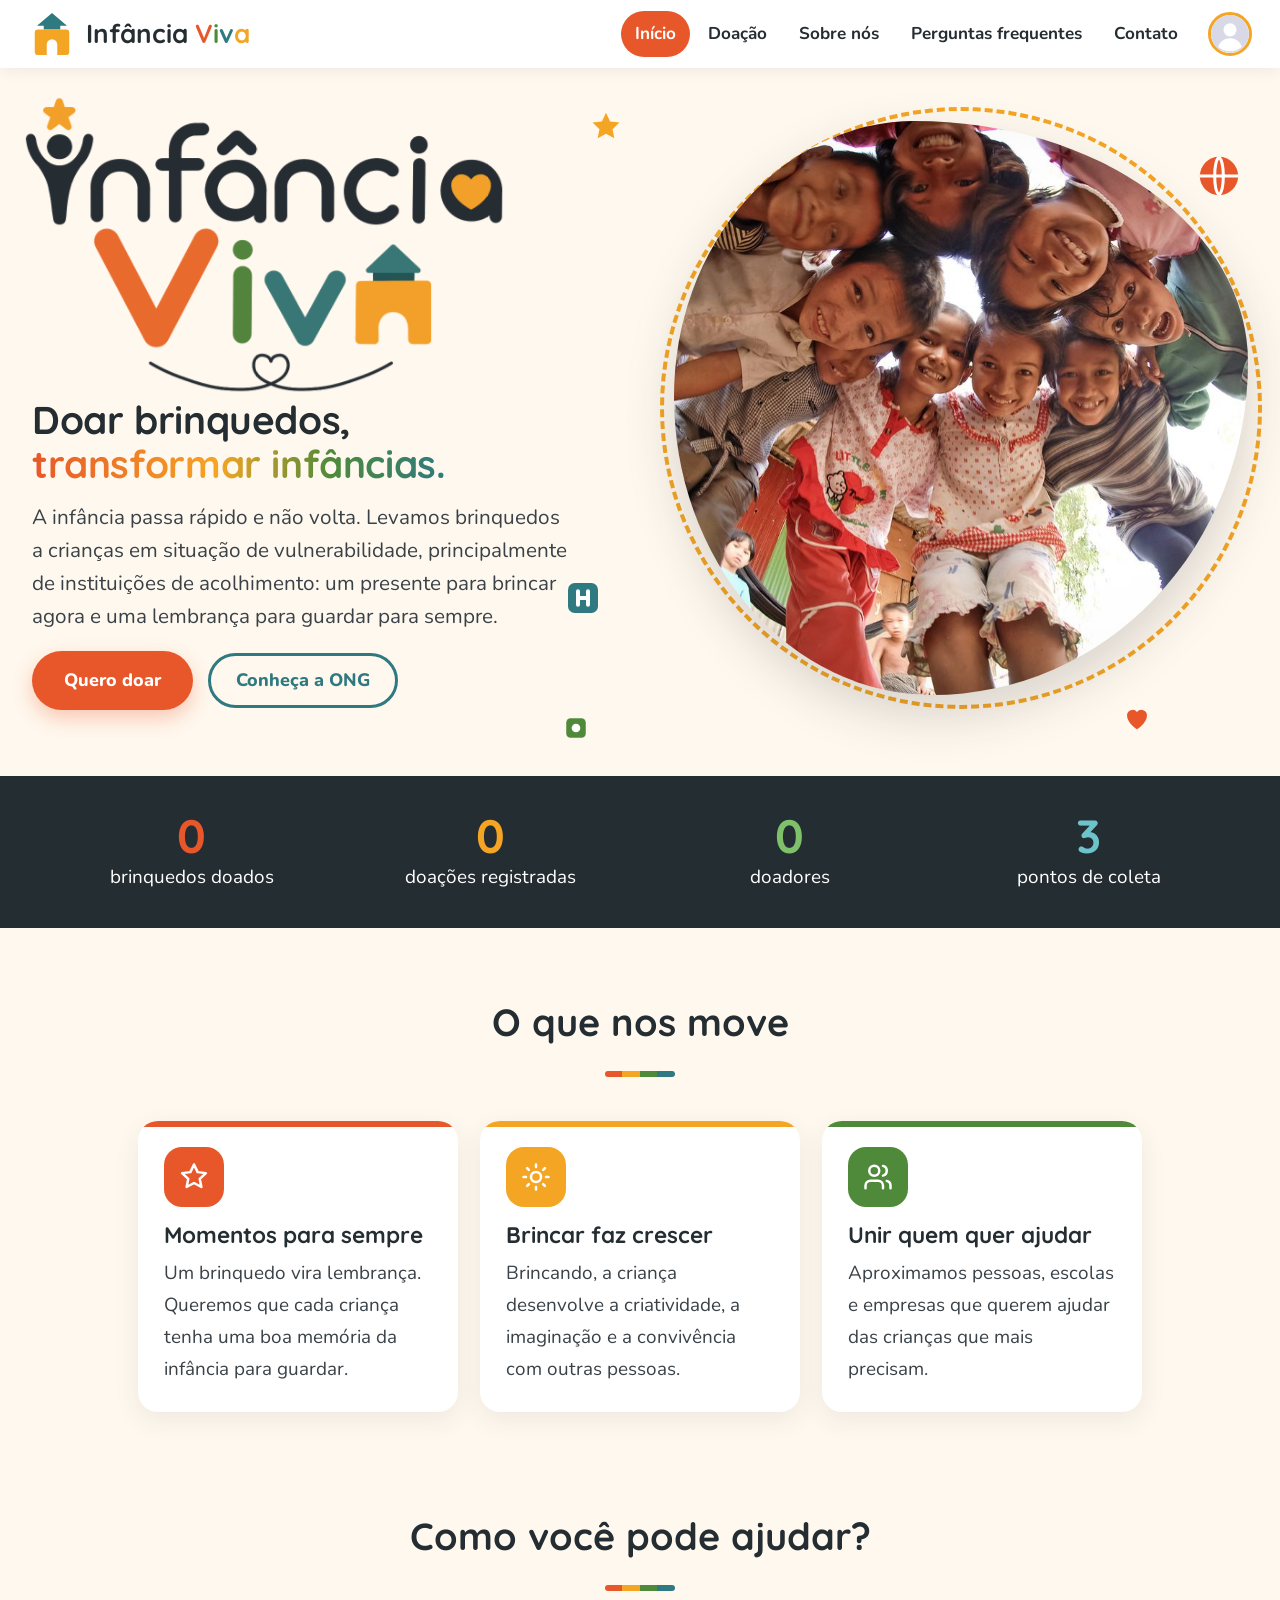
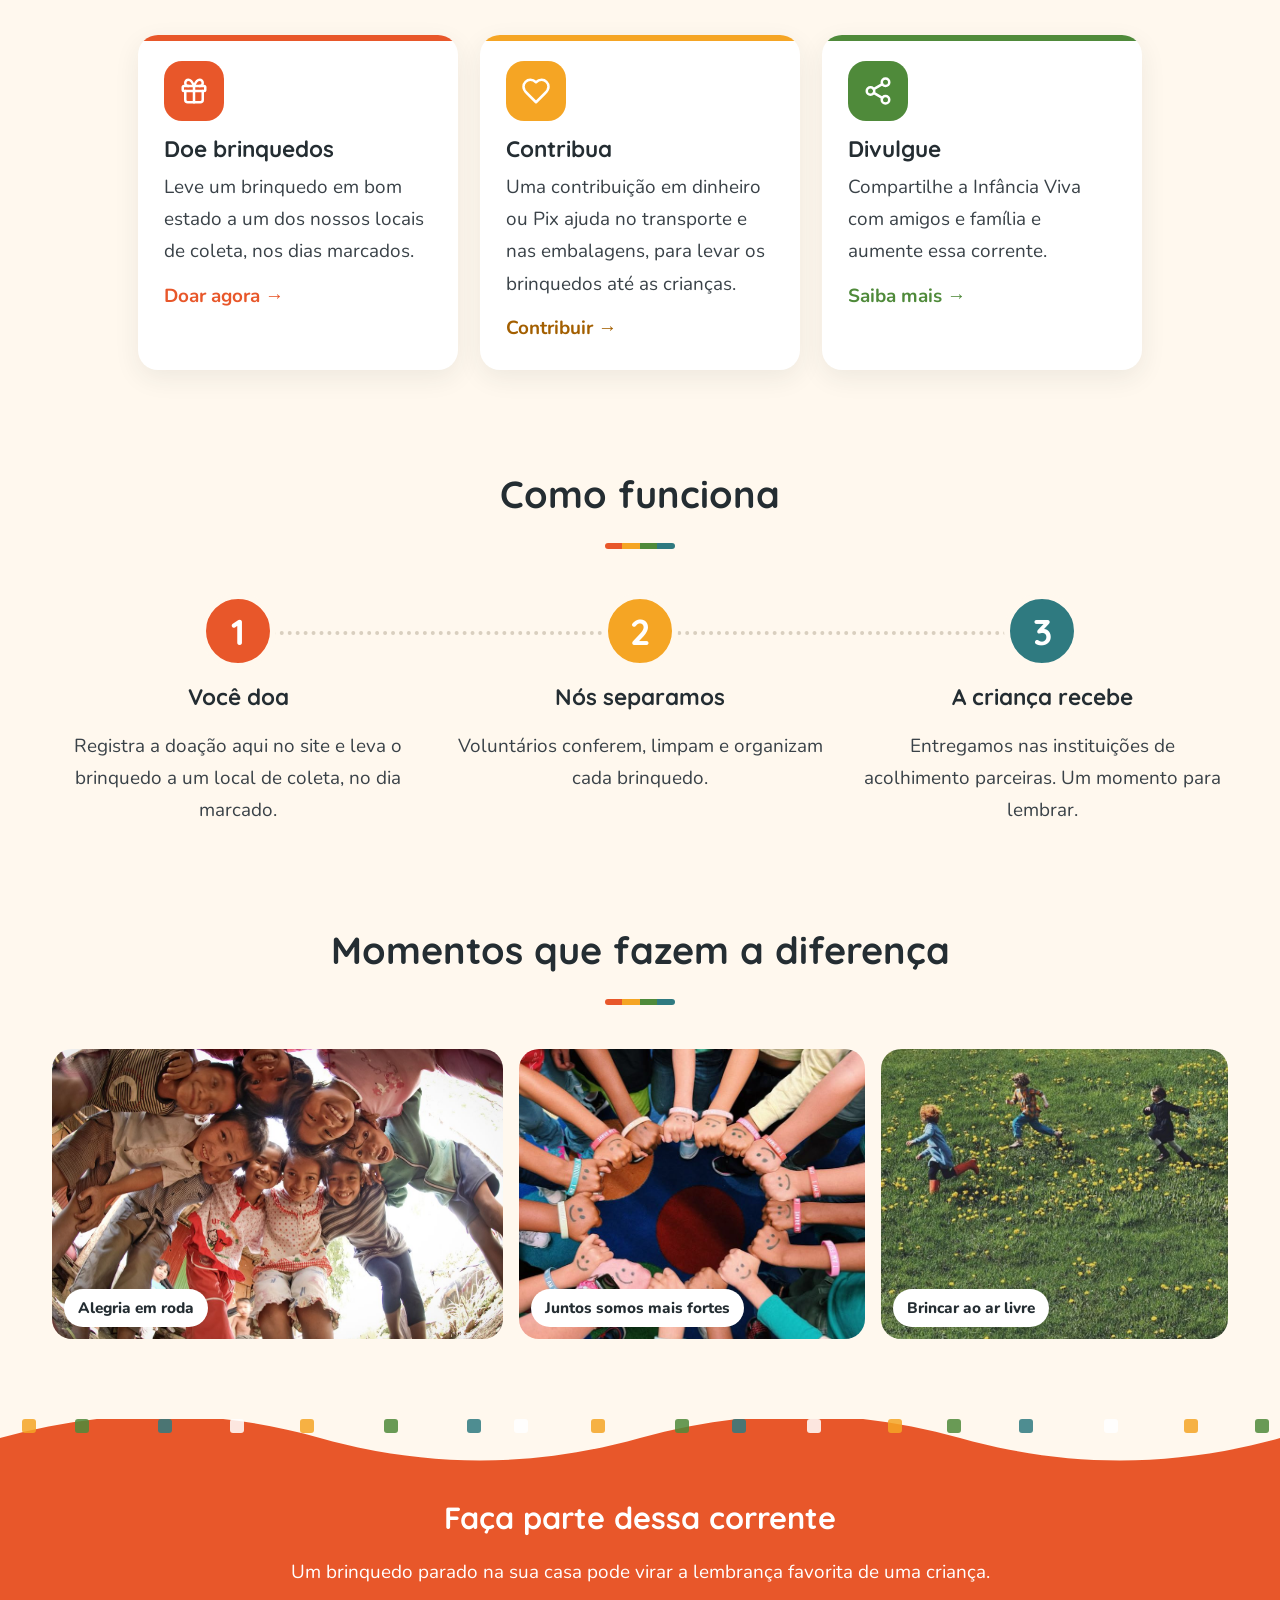
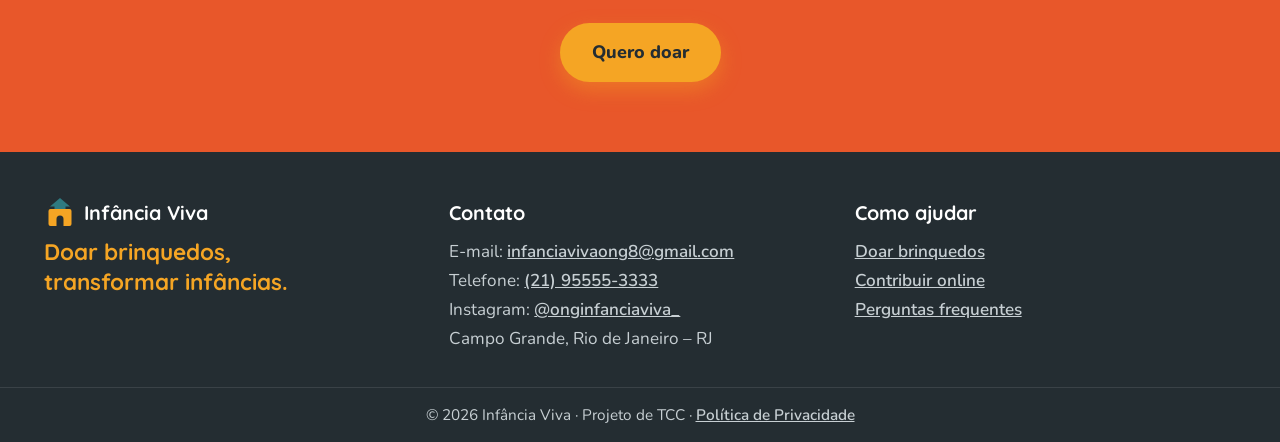
<file: index.html>
<!DOCTYPE html>
<html lang="pt-BR">
<head>
    <meta charset="UTF-8">
    <meta name="viewport" content="width=device-width, initial-scale=1">
    <title>Início - Infância Viva</title>
    <link rel="stylesheet" href="estilo.css?v=18">
    <link rel="icon" href="favicon.svg" type="image/svg+xml">
    <link rel="preconnect" href="https://fonts.googleapis.com">
    <link rel="stylesheet" href="https://fonts.googleapis.com/css2?family=Quicksand:wght@600;700&family=Nunito:wght@400;600;700;800&display=swap">
</head>
<body>
<header class="topo">
    <a class="logo" href="index.html" aria-label="Infância Viva - página inicial"><svg viewBox="0 0 64 64" aria-hidden="true"><path d="M32 4 52 21H12z" fill="#2f7a80"/><rect x="21" y="19" width="22" height="7" fill="#2f7a80"/><path fill="#f5a524" fill-rule="evenodd" d="M13 26h38a4 4 0 0 1 4 4v26a4 4 0 0 1-4 4H13a4 4 0 0 1-4-4V30a4 4 0 0 1 4-4zM25 60V46a7 7 0 0 1 14 0v14z"/></svg><span>Infância <span class="l1">V</span><span class="l2">i</span><span class="l3">v</span><span class="l4">a</span></span></a>
    <button type="button" class="menu-botao" id="menuBotao" aria-label="Abrir menu" aria-expanded="false">☰</button>
    <nav id="menu">
        <a href="index.html">Início</a>
        <a href="doacao.html">Doação</a>
        <a href="sobre.html">Sobre nós</a>
        <a href="faq.html">Perguntas frequentes</a>
        <a href="contato.html">Contato</a>
        <a href="login.html" id="linkLogin">Login</a>
    </nav>
</header>
<div class="abertura">
    <div>
        <img class="logo-grande entra" src="imagens/logo_sem_slogan.png?v=1" alt="Infância Viva">
        <p class="slogan-grande entra">Doar brinquedos,<br><span>transformar infâncias.</span></p>
        <p class="slogan entra d2">
            A infância passa rápido e não volta. Levamos brinquedos a crianças
            em situação de vulnerabilidade, principalmente de instituições de
            acolhimento: um presente para brincar agora e uma lembrança para
            guardar para sempre.
        </p>
        <div class="entra d3">
            <a class="botao" href="doacao.html">Quero doar</a>
            <a class="botao contorno" href="sobre.html">Conheça a ONG</a>
        </div>
    </div>
    <!-- Fotos do banner: o script.js troca uma pela outra a cada 4 segundos.
         Para pôr mais uma foto, copie uma linha <img> (veja o FOTOS.txt). -->
    <div class="foto-abertura entra d2">
        <div class="anel"></div>
        <div class="moldura">
            <img class="visivel" src="imagens/foto1.jpg?v=2" alt="Crianças em roda, sorrindo para a câmera" style="object-position:50% 25%">
            <img src="imagens/foto3.jpg?v=2" alt="Crianças correndo na grama" style="object-position:50% 30%">
            <img src="imagens/foto2.jpg?v=2" alt="Mãos de crianças em roda com carinhas desenhadas" style="object-position:50% 55%">
        </div>
    </div>
    <!-- brinquedos flutuando (só enfeite) -->
    <svg class="flutua f1" viewBox="0 0 24 24" aria-hidden="true"><path d="M12 2l2.9 6.1 6.6.8-4.9 4.6 1.3 6.5L12 16.8 6.1 20l1.3-6.5L2.5 8.9l6.6-.8z" fill="#f5a524"/></svg>
    <svg class="flutua f2" viewBox="0 0 24 24" aria-hidden="true"><rect x="3" y="3" width="18" height="18" rx="4" fill="#2f7a80"/><path d="M9 8v8M15 8v8M9 12h6" stroke="#fff" stroke-width="2.4" stroke-linecap="round"/></svg>
    <svg class="flutua f3" viewBox="0 0 24 24" aria-hidden="true"><circle cx="12" cy="12" r="10" fill="#e8572a"/><path d="M2 12h20M12 2c3 3 3 17 0 20M12 2c-3 3-3 17 0 20" stroke="#fff" stroke-width="1.6" fill="none"/></svg>
    <svg class="flutua f4" viewBox="0 0 24 24" aria-hidden="true"><path d="M12 21s-8-5-8-11a4.5 4.5 0 0 1 8-2.8A4.5 4.5 0 0 1 20 10c0 6-8 11-8 11z" fill="#e8572a"/></svg>
    <svg class="flutua f5" viewBox="0 0 24 24" aria-hidden="true"><rect x="3" y="3" width="18" height="18" rx="4" fill="#4f8a3a"/><circle cx="12" cy="12" r="4" fill="#fff"/></svg>
</div>

<!-- Números de verdade: o script.js busca no numeros.php (banco de dados) -->
<div class="numeros">
    <div class="numeros-grade">
        <div class="n1"><strong data-numero="brinquedos">0</strong>brinquedos doados</div>
        <div class="n2"><strong data-numero="doacoes">0</strong>doações registradas</div>
        <div class="n3"><strong data-numero="doadores">0</strong>doadores</div>
        <div class="n4"><strong data-numero="pontos">3</strong>pontos de coleta</div>
    </div>
</div>

<div class="secao">
    <div class="titulo-secao revela"><h2>O que nos move</h2><span class="risco"></span></div>
    <div class="cartoes">
        <div class="cartao revela">
            <span class="icone"><svg viewBox="0 0 24 24" fill="none" stroke="currentColor" stroke-width="2" stroke-linecap="round" stroke-linejoin="round" aria-hidden="true"><path d="M12 2l2.9 6.1 6.6.8-4.9 4.6 1.3 6.5L12 16.8 6.1 20l1.3-6.5L2.5 8.9l6.6-.8z"/></svg></span>
            <h3>Momentos para sempre</h3>
            <p>Um brinquedo vira lembrança. Queremos que cada criança tenha uma boa memória da infância para guardar.</p>
        </div>
        <div class="cartao revela d2">
            <span class="icone"><svg viewBox="0 0 24 24" fill="none" stroke="currentColor" stroke-width="2" stroke-linecap="round" stroke-linejoin="round" aria-hidden="true"><circle cx="12" cy="12" r="4"/><path d="M12 2v2M12 20v2M4.9 4.9l1.4 1.4M17.7 17.7l1.4 1.4M2 12h2M20 12h2M4.9 19.1l1.4-1.4M17.7 6.3l1.4-1.4"/></svg></span>
            <h3>Brincar faz crescer</h3>
            <p>Brincando, a criança desenvolve a criatividade, a imaginação e a convivência com outras pessoas.</p>
        </div>
        <div class="cartao revela d3">
            <span class="icone"><svg viewBox="0 0 24 24" fill="none" stroke="currentColor" stroke-width="2" stroke-linecap="round" stroke-linejoin="round" aria-hidden="true"><path d="M16 21v-2a4 4 0 0 0-4-4H6a4 4 0 0 0-4 4v2"/><circle cx="9" cy="7" r="4"/><path d="M22 21v-2a4 4 0 0 0-3-3.87"/><path d="M16 3.13a4 4 0 0 1 0 7.75"/></svg></span>
            <h3>Unir quem quer ajudar</h3>
            <p>Aproximamos pessoas, escolas e empresas que querem ajudar das crianças que mais precisam.</p>
        </div>
    </div>
</div>

<div class="secao">
    <div class="titulo-secao revela"><h2>Como você pode ajudar?</h2><span class="risco"></span></div>
    <div class="cartoes">
        <div class="cartao revela">
            <span class="icone"><svg viewBox="0 0 24 24" fill="none" stroke="currentColor" stroke-width="2" stroke-linecap="round" stroke-linejoin="round" aria-hidden="true"><rect x="3" y="8" width="18" height="4" rx="1"/><path d="M12 8v13"/><path d="M19 12v7a2 2 0 0 1-2 2H7a2 2 0 0 1-2-2v-7"/><path d="M7.5 8a2.5 2.5 0 0 1 0-5C10 3 12 8 12 8s2-5 4.5-5a2.5 2.5 0 0 1 0 5"/></svg></span>
            <h3>Doe brinquedos</h3>
            <p>Leve um brinquedo em bom estado a um dos nossos locais de coleta, nos dias marcados.</p>
            <a class="link" href="doacao_brinquedo.php">Doar agora →</a>
        </div>
        <div class="cartao revela d2">
            <span class="icone"><svg viewBox="0 0 24 24" fill="none" stroke="currentColor" stroke-width="2" stroke-linecap="round" stroke-linejoin="round" aria-hidden="true"><path d="M19 14c1.49-1.46 3-3.21 3-5.5A5.5 5.5 0 0 0 16.5 3c-1.76 0-3 .5-4.5 2-1.5-1.5-2.74-2-4.5-2A5.5 5.5 0 0 0 2 8.5c0 2.3 1.5 4.05 3 5.5l7 7Z"/></svg></span>
            <h3>Contribua</h3>
            <p>Uma contribuição em dinheiro ou Pix ajuda no transporte e nas embalagens, para levar os brinquedos até as crianças.</p>
            <a class="link" href="pagamento.html">Contribuir →</a>
        </div>
        <div class="cartao revela d3">
            <span class="icone"><svg viewBox="0 0 24 24" fill="none" stroke="currentColor" stroke-width="2" stroke-linecap="round" stroke-linejoin="round" aria-hidden="true"><circle cx="18" cy="5" r="3"/><circle cx="6" cy="12" r="3"/><circle cx="18" cy="19" r="3"/><path d="M8.6 13.5l6.8 4M15.4 6.5l-6.8 4"/></svg></span>
            <h3>Divulgue</h3>
            <p>Compartilhe a Infância Viva com amigos e família e aumente essa corrente.</p>
            <a class="link" href="sobre.html#como-ajudar">Saiba mais →</a>
        </div>
    </div>
</div>

<div class="secao">
    <div class="titulo-secao revela"><h2>Como funciona</h2><span class="risco"></span></div>
    <div class="passos">
        <div class="passo revela" style="--cor:var(--vermelho)"><div class="num">1</div><h3>Você doa</h3><p>Registra a doação aqui no site e leva o brinquedo a um local de coleta, no dia marcado.</p></div>
        <div class="passo revela d2" style="--cor:var(--amarelo)"><div class="num">2</div><h3>Nós separamos</h3><p>Voluntários conferem, limpam e organizam cada brinquedo.</p></div>
        <div class="passo revela d3" style="--cor:var(--azul)"><div class="num">3</div><h3>A criança recebe</h3><p>Entregamos nas instituições de acolhimento parceiras. Um momento para lembrar.</p></div>
    </div>
</div>

<div class="secao">
    <div class="titulo-secao revela"><h2>Momentos que fazem a diferença</h2><span class="risco"></span></div>
    <div class="galeria">
        <figure class="revela"><img src="imagens/foto1.jpg?v=2" alt="Crianças em roda, sorrindo" style="object-position:50% 25%"><figcaption>Alegria em roda</figcaption></figure>
        <figure class="revela d2"><img src="imagens/foto2.jpg?v=2" alt="Mãos de crianças com carinhas desenhadas"><figcaption>Juntos somos mais fortes</figcaption></figure>
        <figure class="revela d3"><img src="imagens/foto3.jpg?v=2" alt="Crianças correndo na grama" style="object-position:50% 30%"><figcaption>Brincar ao ar livre</figcaption></figure>
    </div>
</div>

<div class="chamada larga" data-confete>
    <svg class="onda" viewBox="0 0 1440 60" preserveAspectRatio="none" aria-hidden="true"><path d="M0 0h1440v20c-120 30-240 30-360 0S840-10 720 20 480 50 360 20 120-10 0 20z" fill="#fff8ee"/></svg>
    <h2 class="revela">Faça parte dessa corrente</h2>
    <p class="revela d2">Um brinquedo parado na sua casa pode virar a lembrança favorita de uma criança.</p>
    <a class="botao destaque revela d3" href="doacao.html">Quero doar</a>
</div>
<footer class="rodape">
    <div class="rodape-conteudo">
        <div>
            <strong><svg viewBox="0 0 64 64" aria-hidden="true"><path d="M32 4 52 21H12z" fill="#2f7a80"/><rect x="21" y="19" width="22" height="7" fill="#2f7a80"/><path fill="#f5a524" fill-rule="evenodd" d="M13 26h38a4 4 0 0 1 4 4v26a4 4 0 0 1-4 4H13a4 4 0 0 1-4-4V30a4 4 0 0 1 4-4zM25 60V46a7 7 0 0 1 14 0v14z"/></svg> Infância Viva</strong>
            <p class="rodape-slogan">Doar brinquedos, transformar infâncias.</p>
        </div>
        <div>
            <strong>Contato</strong>
            <p>E-mail: <a href="mailto:infanciavivaong8@gmail.com">infanciavivaong8@gmail.com</a><br>Telefone: <a href="tel:+5521955553333">(21) 95555-3333</a><br>Instagram: <a href="https://www.instagram.com/onginfanciaviva_/" target="_blank" rel="noopener">@onginfanciaviva_</a><br>Campo Grande, Rio de Janeiro – RJ</p>
        </div>
        <div>
            <strong>Como ajudar</strong>
            <p><a href="doacao_brinquedo.php">Doar brinquedos</a><br><a href="pagamento.html">Contribuir online</a><br><a href="faq.html">Perguntas frequentes</a></p>
        </div>
    </div>
    <p class="rodape-final">© 2026 Infância Viva · Projeto de TCC · <a href="privacidade.html">Política de Privacidade</a></p>
</footer>
<script src="script.js?v=13"></script>
</body>
</html>
</file>
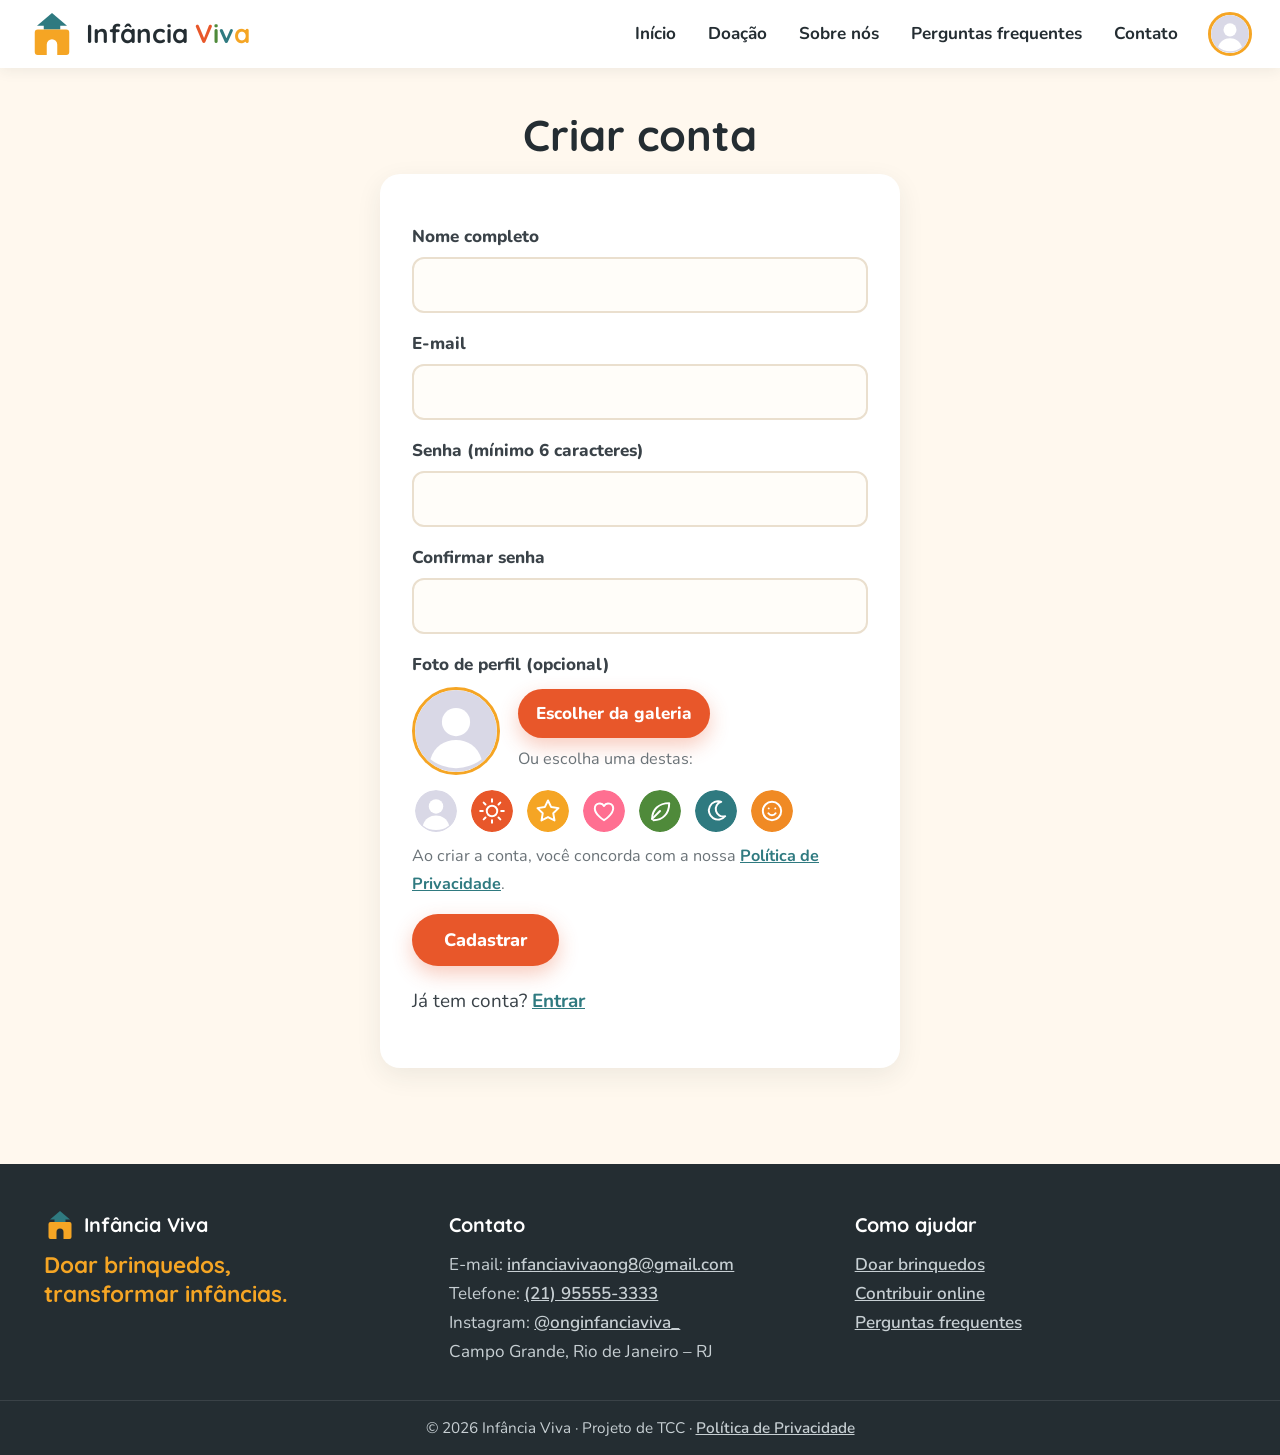
<file: cadastro.html>
<!DOCTYPE html>
<html lang="pt-BR">
<head>
    <meta charset="UTF-8">
    <meta name="viewport" content="width=device-width, initial-scale=1">
    <title>Cadastro - Infância Viva</title>
    <link rel="stylesheet" href="estilo.css?v=18">
    <link rel="icon" href="favicon.svg" type="image/svg+xml">
    <link rel="preconnect" href="https://fonts.googleapis.com">
    <link rel="stylesheet" href="https://fonts.googleapis.com/css2?family=Quicksand:wght@600;700&family=Nunito:wght@400;600;700;800&display=swap">
</head>
<body>
<header class="topo">
    <a class="logo" href="index.html" aria-label="Infância Viva - página inicial"><svg viewBox="0 0 64 64" aria-hidden="true"><path d="M32 4 52 21H12z" fill="#2f7a80"/><rect x="21" y="19" width="22" height="7" fill="#2f7a80"/><path fill="#f5a524" fill-rule="evenodd" d="M13 26h38a4 4 0 0 1 4 4v26a4 4 0 0 1-4 4H13a4 4 0 0 1-4-4V30a4 4 0 0 1 4-4zM25 60V46a7 7 0 0 1 14 0v14z"/></svg><span>Infância <span class="l1">V</span><span class="l2">i</span><span class="l3">v</span><span class="l4">a</span></span></a>
    <button type="button" class="menu-botao" id="menuBotao" aria-label="Abrir menu" aria-expanded="false">☰</button>
    <nav id="menu">
        <a href="index.html">Início</a>
        <a href="doacao.html">Doação</a>
        <a href="sobre.html">Sobre nós</a>
        <a href="faq.html">Perguntas frequentes</a>
        <a href="contato.html">Contato</a>
        <a href="login.html" id="linkLogin">Login</a>
    </nav>
</header>
<main>
<h1 style="text-align:center">Criar conta</h1>
<form class="formulario-estreito" id="formCadastro" action="cadastro.php" method="post">
    <label>Nome completo</label>
    <input type="text" name="nome" required>
    <label>E-mail</label>
    <input type="email" name="email" required>
    <label>Senha (mínimo 6 caracteres)</label>
    <input type="password" name="senha" required>
    <label>Confirmar senha</label>
    <input type="password" name="confirmar" required>
    <label>Foto de perfil (opcional)</label>
    <div class="escolha-foto" data-escolha-foto>
        <div class="foto-linha">
            <img class="foto-previa" src="imagens/avatares/padrao.svg" alt="Prévia da foto de perfil">
            <div>
                <label class="botao botao-arquivo">Escolher da galeria
                    <input type="file" accept="image/*" hidden>
                </label>
                <p class="dica">Ou escolha uma destas:</p>
            </div>
        </div>
        <div class="avatares">
            <button type="button" data-avatar="nenhuma" title="Sem foto"><img src="imagens/avatares/padrao.svg" alt="Sem foto"></button>
            <button type="button" data-avatar="avatar1" title="Sol"><img src="imagens/avatares/avatar1.svg?v=2" alt="Sol"></button>
            <button type="button" data-avatar="avatar2" title="Estrela"><img src="imagens/avatares/avatar2.svg?v=2" alt="Estrela"></button>
            <button type="button" data-avatar="avatar3" title="Coração"><img src="imagens/avatares/avatar3.svg?v=2" alt="Coração"></button>
            <button type="button" data-avatar="avatar4" title="Folha"><img src="imagens/avatares/avatar4.svg?v=2" alt="Folha"></button>
            <button type="button" data-avatar="avatar5" title="Lua"><img src="imagens/avatares/avatar5.svg?v=2" alt="Lua"></button>
            <button type="button" data-avatar="avatar6" title="Sorriso"><img src="imagens/avatares/avatar6.svg?v=2" alt="Sorriso"></button>
        </div>
        <input type="hidden" name="foto_padrao" value="">
        <input type="hidden" name="foto_upload" value="">
    </div>
    <p class="dica">Ao criar a conta, você concorda com a nossa <a href="privacidade.html">Política de Privacidade</a>.</p>
    <button type="submit">Cadastrar</button>
    <p id="aviso" class="aviso"></p>
    <p>Já tem conta? <a href="login.html">Entrar</a></p>
</form>
</main>
<footer class="rodape">
    <div class="rodape-conteudo">
        <div>
            <strong><svg viewBox="0 0 64 64" aria-hidden="true"><path d="M32 4 52 21H12z" fill="#2f7a80"/><rect x="21" y="19" width="22" height="7" fill="#2f7a80"/><path fill="#f5a524" fill-rule="evenodd" d="M13 26h38a4 4 0 0 1 4 4v26a4 4 0 0 1-4 4H13a4 4 0 0 1-4-4V30a4 4 0 0 1 4-4zM25 60V46a7 7 0 0 1 14 0v14z"/></svg> Infância Viva</strong>
            <p class="rodape-slogan">Doar brinquedos, transformar infâncias.</p>
        </div>
        <div>
            <strong>Contato</strong>
            <p>E-mail: <a href="mailto:infanciavivaong8@gmail.com">infanciavivaong8@gmail.com</a><br>Telefone: <a href="tel:+5521955553333">(21) 95555-3333</a><br>Instagram: <a href="https://www.instagram.com/onginfanciaviva_/" target="_blank" rel="noopener">@onginfanciaviva_</a><br>Campo Grande, Rio de Janeiro – RJ</p>
        </div>
        <div>
            <strong>Como ajudar</strong>
            <p><a href="doacao_brinquedo.php">Doar brinquedos</a><br><a href="pagamento.html">Contribuir online</a><br><a href="faq.html">Perguntas frequentes</a></p>
        </div>
    </div>
    <p class="rodape-final">© 2026 Infância Viva · Projeto de TCC · <a href="privacidade.html">Política de Privacidade</a></p>
</footer>
<script src="script.js?v=13"></script>
</body>
</html>
</file>
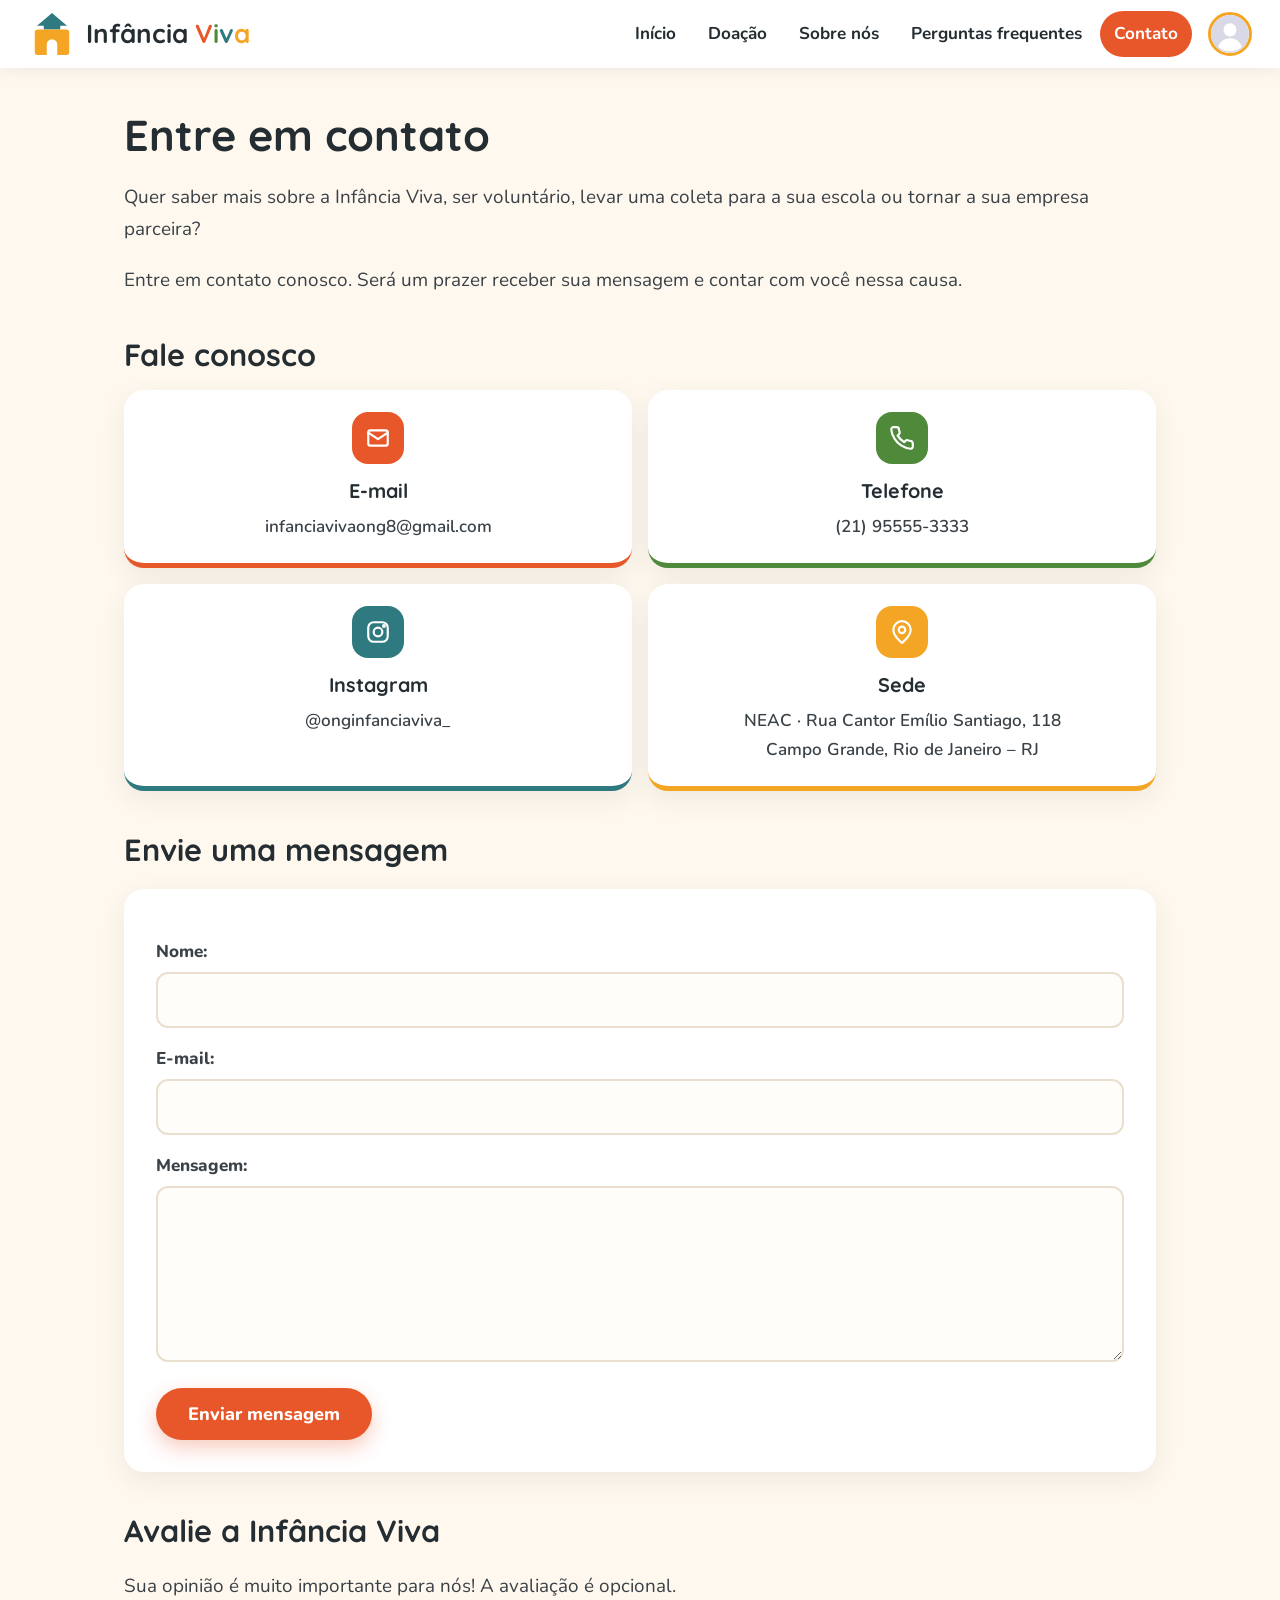
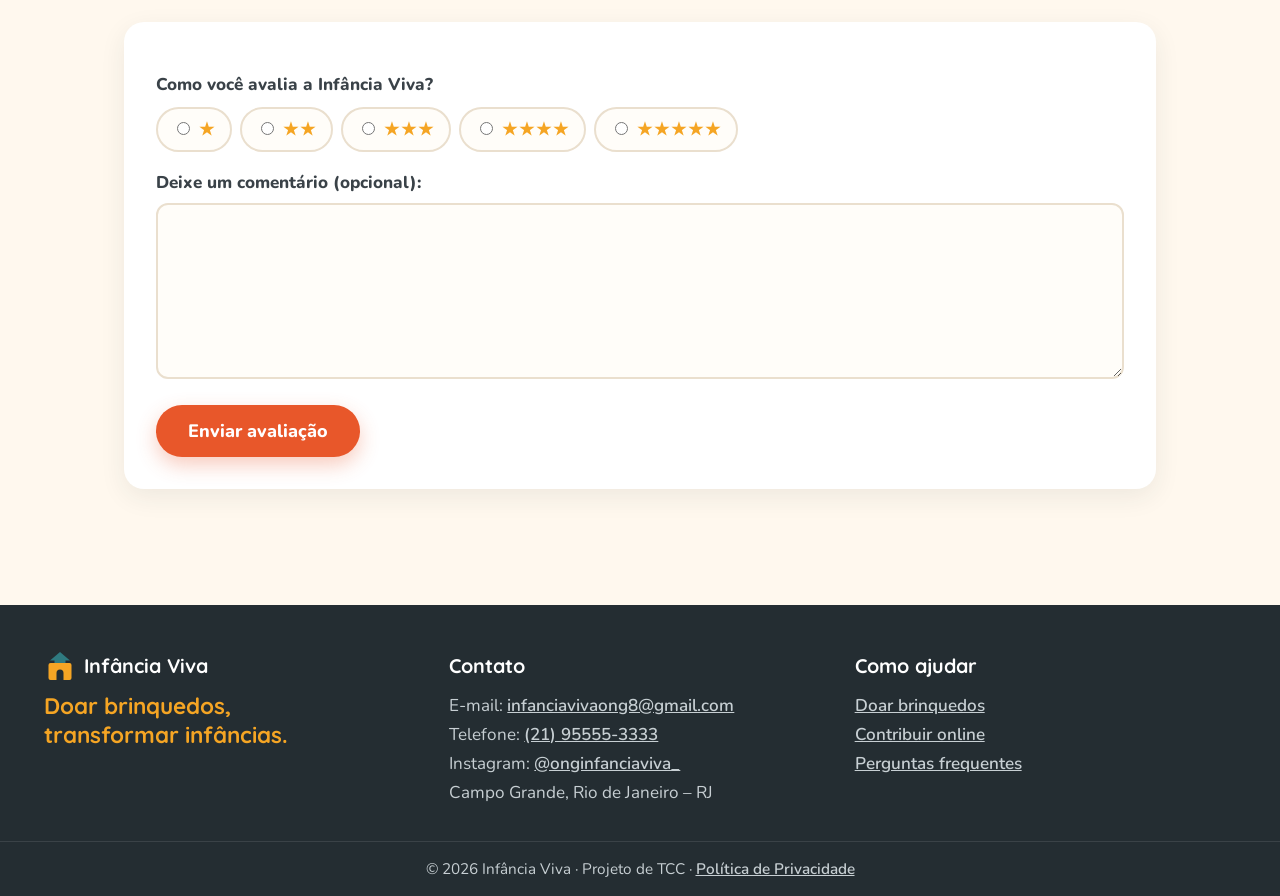
<file: contato.html>
<!DOCTYPE html>

<html lang="pt-BR">

<head>
    <meta charset="UTF-8">
    <meta name="viewport" content="width=device-width, initial-scale=1">
    <title>Contato - Infância Viva</title>
    <link rel="stylesheet" href="estilo.css?v=18">
    <link rel="icon" href="favicon.svg" type="image/svg+xml">
    <link rel="preconnect" href="https://fonts.googleapis.com">
    <link rel="stylesheet" href="https://fonts.googleapis.com/css2?family=Quicksand:wght@600;700&family=Nunito:wght@400;600;700;800&display=swap">
</head>

<body>

<header class="topo">
    <a class="logo" href="index.html" aria-label="Infância Viva - página inicial"><svg viewBox="0 0 64 64" aria-hidden="true"><path d="M32 4 52 21H12z" fill="#2f7a80"/><rect x="21" y="19" width="22" height="7" fill="#2f7a80"/><path fill="#f5a524" fill-rule="evenodd" d="M13 26h38a4 4 0 0 1 4 4v26a4 4 0 0 1-4 4H13a4 4 0 0 1-4-4V30a4 4 0 0 1 4-4zM25 60V46a7 7 0 0 1 14 0v14z"/></svg><span>Infância <span class="l1">V</span><span class="l2">i</span><span class="l3">v</span><span class="l4">a</span></span></a>
    <button type="button" class="menu-botao" id="menuBotao" aria-label="Abrir menu" aria-expanded="false">☰</button>
    <nav id="menu">
        <a href="index.html">Início</a>
        <a href="doacao.html">Doação</a>
        <a href="sobre.html">Sobre nós</a>
        <a href="faq.html">Perguntas frequentes</a>
        <a href="contato.html">Contato</a>
        <a href="login.html" id="linkLogin">Login</a>
    </nav>
</header>
<main>

<h1>Entre em contato</h1>

<p>
    Quer saber mais sobre a Infância Viva, ser voluntário, levar uma coleta
    para a sua escola ou tornar a sua empresa parceira?
</p>

<p>
    Entre em contato conosco. Será um prazer receber sua
    mensagem e contar com você nessa causa.
</p>

<h2>Fale conosco</h2>

<div class="canais">
    <a class="canal" href="mailto:infanciavivaong8@gmail.com" style="--cor:var(--vermelho)">
        <span class="icone"><svg viewBox="0 0 24 24" fill="none" stroke="currentColor" stroke-width="2" stroke-linecap="round" stroke-linejoin="round" aria-hidden="true"><rect x="3" y="5" width="18" height="14" rx="2"/><path d="M3 7l9 6 9-6"/></svg></span>
        <strong>E-mail</strong>
        <span>infanciavivaong8@gmail.com</span>
    </a>
    <a class="canal" href="tel:+5521955553333" style="--cor:var(--verde)">
        <span class="icone"><svg viewBox="0 0 24 24" fill="none" stroke="currentColor" stroke-width="2" stroke-linecap="round" stroke-linejoin="round" aria-hidden="true"><path d="M22 16.9v3a2 2 0 0 1-2.2 2 19.8 19.8 0 0 1-8.6-3.1 19.5 19.5 0 0 1-6-6A19.8 19.8 0 0 1 2.1 4.2 2 2 0 0 1 4.1 2h3a2 2 0 0 1 2 1.7c.1.9.4 1.8.7 2.7a2 2 0 0 1-.5 2.1L8 9.8a16 16 0 0 0 6 6l1.3-1.3a2 2 0 0 1 2.1-.4c.9.3 1.8.6 2.7.7a2 2 0 0 1 1.7 2z"/></svg></span>
        <strong>Telefone</strong>
        <span>(21) 95555-3333</span>
    </a>
    <a class="canal" href="https://www.instagram.com/onginfanciaviva_/" target="_blank" rel="noopener" style="--cor:var(--azul)">
        <span class="icone"><svg viewBox="0 0 24 24" fill="none" stroke="currentColor" stroke-width="2" stroke-linecap="round" stroke-linejoin="round" aria-hidden="true"><rect x="3" y="3" width="18" height="18" rx="5"/><circle cx="12" cy="12" r="4"/><circle cx="17.5" cy="6.5" r=".8" fill="currentColor"/></svg></span>
        <strong>Instagram</strong>
        <span>@onginfanciaviva_</span>
    </a>
    <a class="canal" href="https://www.google.com/maps/search/?api=1&amp;query=Rua+Cantor+Em%C3%ADlio+Santiago%2C+118%2C+Campo+Grande%2C+Rio+de+Janeiro" target="_blank" rel="noopener" style="--cor:var(--amarelo)">
        <span class="icone"><svg viewBox="0 0 24 24" fill="none" stroke="currentColor" stroke-width="2" stroke-linecap="round" stroke-linejoin="round" aria-hidden="true"><path d="M20 10c0 6-8 12-8 12s-8-6-8-12a8 8 0 0 1 16 0Z"/><circle cx="12" cy="10" r="3"/></svg></span>
        <strong>Sede</strong>
        <span>NEAC · Rua Cantor Emílio Santiago, 118<br>Campo Grande, Rio de Janeiro – RJ</span>
    </a>
</div>

<h2>Envie uma mensagem</h2>

<form id="formContato" action="contato.php" method="post" data-preencher>

    <label>Nome:</label>
    <br>
    <input type="text" name="nome" required>

    <br><br>

    <label>E-mail:</label>
    <br>
    <input type="email" name="email" required>

    <br><br>

    <label>Mensagem:</label>
    <br>
    <textarea name="mensagem" rows="6" cols="60" required></textarea>

    <br><br>

    <button type="submit">Enviar mensagem</button>

</form>

<p id="mensagemSucesso"></p>

<h2>Avalie a Infância Viva</h2>

<p>
    Sua opinião é muito importante para nós!
    A avaliação é opcional.
</p>

<form id="formAvaliacao" action="avaliacao.php" method="post">

    <label>Como você avalia a Infância Viva?</label>

    <br><br>

    <div class="estrelas">
        <label><input type="radio" name="avaliacao" value="1"> <span class="estrela">★</span></label>
        <label><input type="radio" name="avaliacao" value="2"> <span class="estrela">★★</span></label>
        <label><input type="radio" name="avaliacao" value="3"> <span class="estrela">★★★</span></label>
        <label><input type="radio" name="avaliacao" value="4"> <span class="estrela">★★★★</span></label>
        <label><input type="radio" name="avaliacao" value="5"> <span class="estrela">★★★★★</span></label>
    </div>

    

    <br><br>

    <label>Deixe um comentário (opcional):</label>

    <br><br>

    <textarea name="comentario" rows="6" cols="60"></textarea>

    <br><br>

    <button type="submit">Enviar avaliação</button>

</form>

<p id="mensagemAvaliacao"></p>

<script src="script.js?v=13"></script>
<script>
    // Mensagens que voltam do PHP pelo endereço (?enviado=ok, ?avaliado=ok ou ?erro=...)
    var params = new URLSearchParams(location.search);
    var msgContato = document.getElementById("mensagemSucesso");
    var msgAval = document.getElementById("mensagemAvaliacao");

    if (params.get("enviado") === "ok") msgContato.textContent = "Mensagem enviada com sucesso!";
    if (params.get("avaliado") === "ok") msgAval.textContent = "Obrigado pela sua avaliação!";
    if (params.get("erro") === "email") msgContato.textContent = "Esse e-mail não parece existir. Confira se digitou certo.";
    if (params.get("erro") === "contato") msgContato.textContent = "Não foi possível enviar. Confira nome, e-mail e mensagem.";
    if (params.get("erro") === "avaliacao") msgAval.textContent = "Escolha uma nota ou escreva um comentário.";
</script>

</main>
<footer class="rodape">
    <div class="rodape-conteudo">
        <div>
            <strong><svg viewBox="0 0 64 64" aria-hidden="true"><path d="M32 4 52 21H12z" fill="#2f7a80"/><rect x="21" y="19" width="22" height="7" fill="#2f7a80"/><path fill="#f5a524" fill-rule="evenodd" d="M13 26h38a4 4 0 0 1 4 4v26a4 4 0 0 1-4 4H13a4 4 0 0 1-4-4V30a4 4 0 0 1 4-4zM25 60V46a7 7 0 0 1 14 0v14z"/></svg> Infância Viva</strong>
            <p class="rodape-slogan">Doar brinquedos, transformar infâncias.</p>
        </div>
        <div>
            <strong>Contato</strong>
            <p>E-mail: <a href="mailto:infanciavivaong8@gmail.com">infanciavivaong8@gmail.com</a><br>Telefone: <a href="tel:+5521955553333">(21) 95555-3333</a><br>Instagram: <a href="https://www.instagram.com/onginfanciaviva_/" target="_blank" rel="noopener">@onginfanciaviva_</a><br>Campo Grande, Rio de Janeiro – RJ</p>
        </div>
        <div>
            <strong>Como ajudar</strong>
            <p><a href="doacao_brinquedo.php">Doar brinquedos</a><br><a href="pagamento.html">Contribuir online</a><br><a href="faq.html">Perguntas frequentes</a></p>
        </div>
    </div>
    <p class="rodape-final">© 2026 Infância Viva · Projeto de TCC · <a href="privacidade.html">Política de Privacidade</a></p>
</footer>
</body>

</html>
</file>
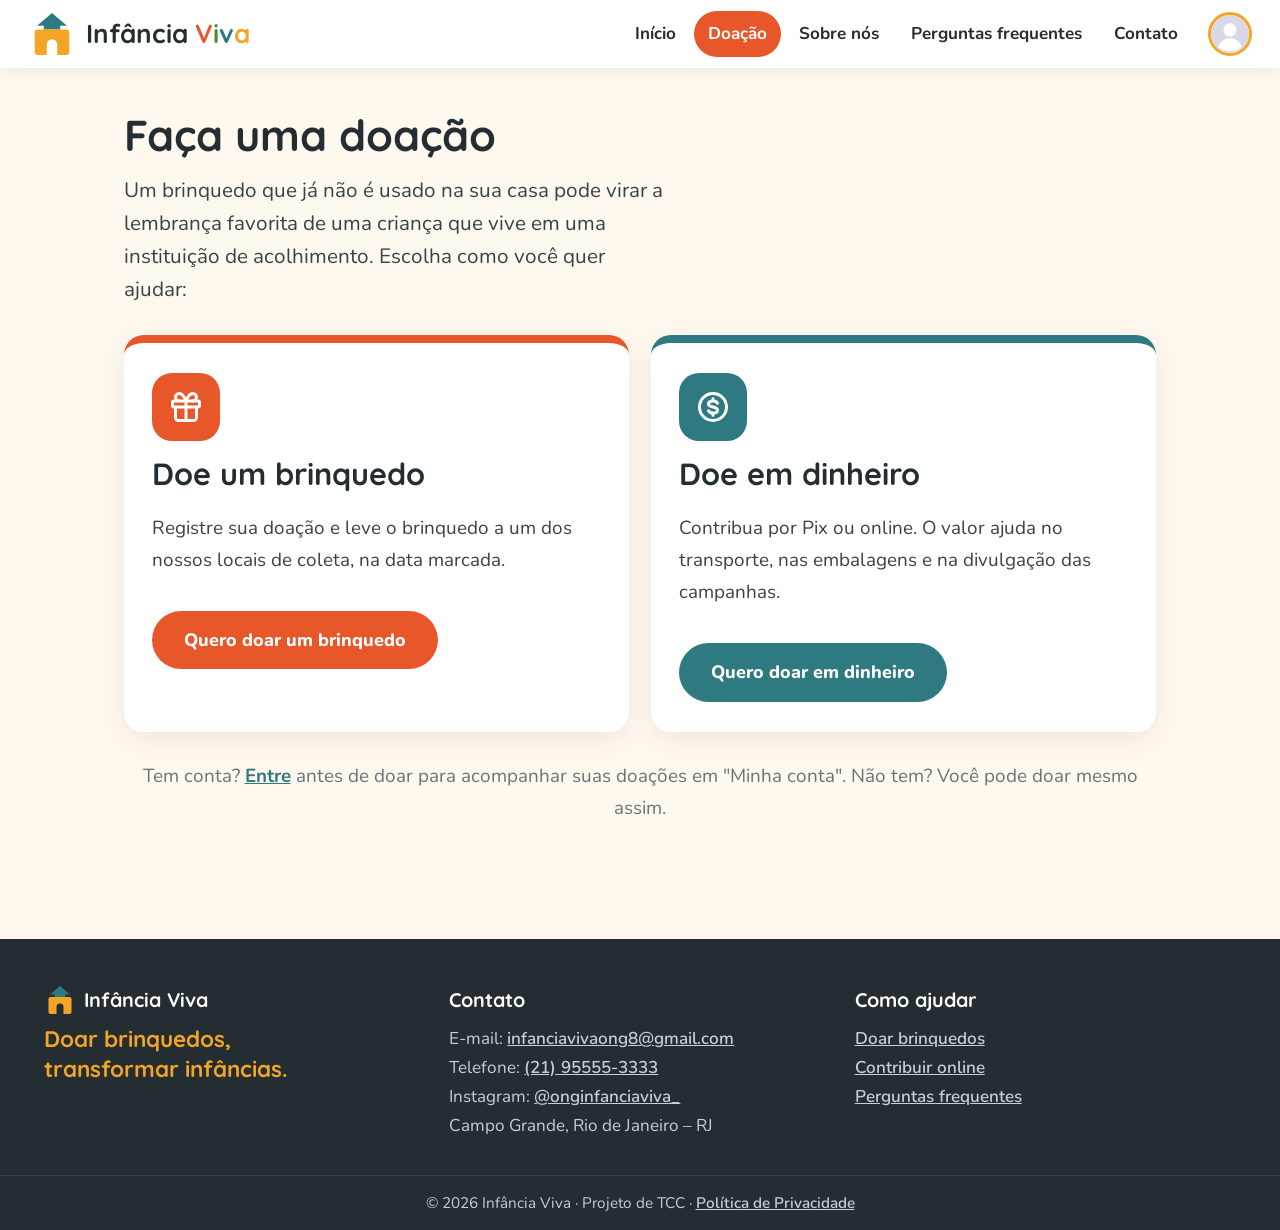
<file: doacao.html>
<!DOCTYPE html>

<html lang="pt-BR">

<head>
    <meta charset="UTF-8">
    <meta name="viewport" content="width=device-width, initial-scale=1">
    <title>Doação - Infância Viva</title>
    <link rel="stylesheet" href="estilo.css?v=18">
    <link rel="icon" href="favicon.svg" type="image/svg+xml">
    <link rel="preconnect" href="https://fonts.googleapis.com">
    <link rel="stylesheet" href="https://fonts.googleapis.com/css2?family=Quicksand:wght@600;700&family=Nunito:wght@400;600;700;800&display=swap">
</head>

<body>

<header class="topo">
    <a class="logo" href="index.html" aria-label="Infância Viva - página inicial"><svg viewBox="0 0 64 64" aria-hidden="true"><path d="M32 4 52 21H12z" fill="#2f7a80"/><rect x="21" y="19" width="22" height="7" fill="#2f7a80"/><path fill="#f5a524" fill-rule="evenodd" d="M13 26h38a4 4 0 0 1 4 4v26a4 4 0 0 1-4 4H13a4 4 0 0 1-4-4V30a4 4 0 0 1 4-4zM25 60V46a7 7 0 0 1 14 0v14z"/></svg><span>Infância <span class="l1">V</span><span class="l2">i</span><span class="l3">v</span><span class="l4">a</span></span></a>
    <button type="button" class="menu-botao" id="menuBotao" aria-label="Abrir menu" aria-expanded="false">☰</button>
    <nav id="menu">
        <a href="index.html">Início</a>
        <a href="doacao.html">Doação</a>
        <a href="sobre.html">Sobre nós</a>
        <a href="faq.html">Perguntas frequentes</a>
        <a href="contato.html">Contato</a>
        <a href="login.html" id="linkLogin">Login</a>
    </nav>
</header>
<main>

<h1>Faça uma doação</h1>
<p class="slogan">
    Um brinquedo que já não é usado na sua casa pode virar a lembrança favorita de uma
    criança que vive em uma instituição de acolhimento. Escolha como você quer ajudar:
</p>

<div class="escolha-doacao">
    <a class="opcao-doacao" href="doacao_brinquedo.php" style="--cor:var(--vermelho)">
        <span class="icone"><svg viewBox="0 0 24 24" fill="none" stroke="currentColor" stroke-width="2" stroke-linecap="round" stroke-linejoin="round" aria-hidden="true"><rect x="3" y="8" width="18" height="4" rx="1"/><path d="M12 8v13"/><path d="M19 12v7a2 2 0 0 1-2 2H7a2 2 0 0 1-2-2v-7"/><path d="M7.5 8a2.5 2.5 0 0 1 0-5C10 3 12 8 12 8s2-5 4.5-5a2.5 2.5 0 0 1 0 5"/></svg></span>
        <h2>Doe um brinquedo</h2>
        <p>Registre sua doação e leve o brinquedo a um dos nossos locais de coleta, na data marcada.</p>
        <span class="botao">Quero doar um brinquedo</span>
    </a>
    <a class="opcao-doacao" href="pagamento.html" style="--cor:var(--azul)">
        <span class="icone"><svg viewBox="0 0 24 24" fill="none" stroke="currentColor" stroke-width="2" stroke-linecap="round" stroke-linejoin="round" aria-hidden="true"><circle cx="12" cy="12" r="9"/><path d="M15 9.5c-.5-1-1.6-1.5-3-1.5-1.7 0-3 .8-3 2s1.3 1.7 3 2 3 .8 3 2-1.3 2-3 2c-1.4 0-2.5-.5-3-1.5M12 6.5v1.5M12 16v1.5"/></svg></span>
        <h2>Doe em dinheiro</h2>
        <p>Contribua por Pix ou online. O valor ajuda no transporte, nas embalagens e na divulgação das campanhas.</p>
        <span class="botao">Quero doar em dinheiro</span>
    </a>
</div>

<p class="dica-centro">
    Tem conta? <a href="login.html">Entre</a> antes de doar para acompanhar suas doações em "Minha conta".
    Não tem? Você pode doar mesmo assim.
</p>

</main>
<footer class="rodape">
    <div class="rodape-conteudo">
        <div>
            <strong><svg viewBox="0 0 64 64" aria-hidden="true"><path d="M32 4 52 21H12z" fill="#2f7a80"/><rect x="21" y="19" width="22" height="7" fill="#2f7a80"/><path fill="#f5a524" fill-rule="evenodd" d="M13 26h38a4 4 0 0 1 4 4v26a4 4 0 0 1-4 4H13a4 4 0 0 1-4-4V30a4 4 0 0 1 4-4zM25 60V46a7 7 0 0 1 14 0v14z"/></svg> Infância Viva</strong>
            <p class="rodape-slogan">Doar brinquedos, transformar infâncias.</p>
        </div>
        <div>
            <strong>Contato</strong>
            <p>E-mail: <a href="mailto:infanciavivaong8@gmail.com">infanciavivaong8@gmail.com</a><br>Telefone: <a href="tel:+5521955553333">(21) 95555-3333</a><br>Instagram: <a href="https://www.instagram.com/onginfanciaviva_/" target="_blank" rel="noopener">@onginfanciaviva_</a><br>Campo Grande, Rio de Janeiro – RJ</p>
        </div>
        <div>
            <strong>Como ajudar</strong>
            <p><a href="doacao_brinquedo.php">Doar brinquedos</a><br><a href="pagamento.html">Contribuir online</a><br><a href="faq.html">Perguntas frequentes</a></p>
        </div>
    </div>
    <p class="rodape-final">© 2026 Infância Viva · Projeto de TCC · <a href="privacidade.html">Política de Privacidade</a></p>
</footer>
<script src="script.js?v=13"></script>
</body>
</html>
</file>
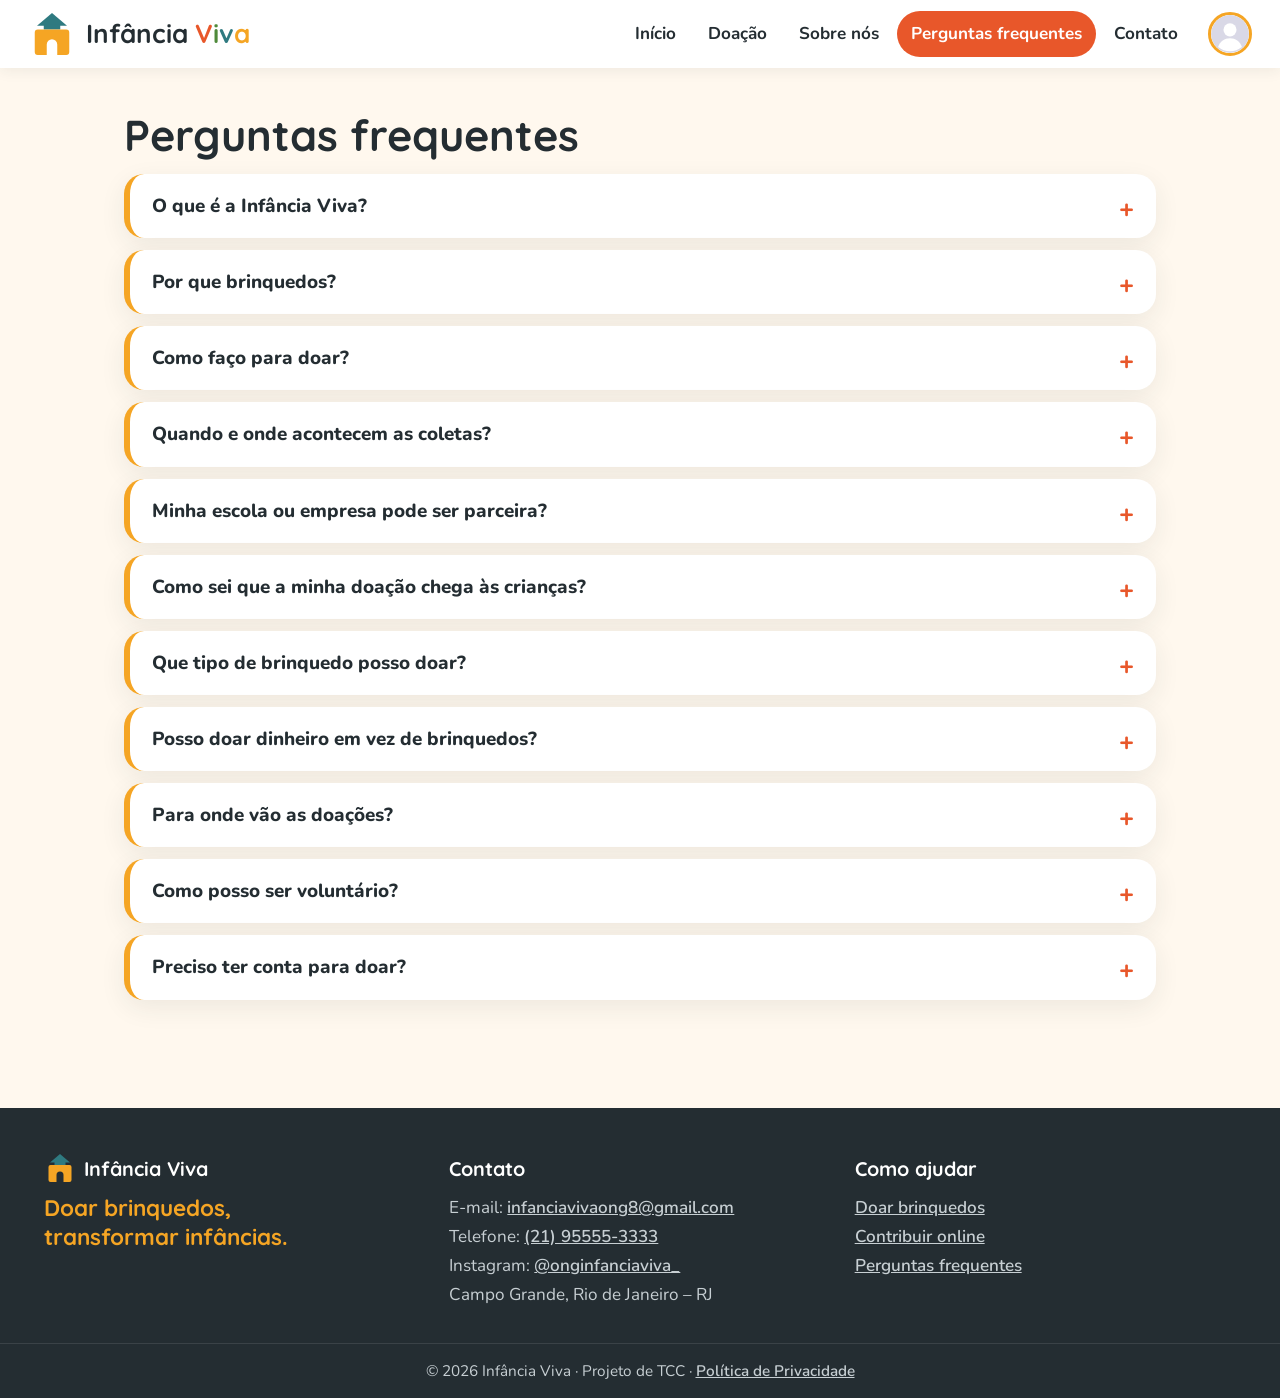
<file: faq.html>
<!DOCTYPE html>
<html lang="pt-BR">
<head>
    <meta charset="UTF-8">
    <meta name="viewport" content="width=device-width, initial-scale=1">
    <title>Perguntas frequentes - Infância Viva</title>
    <link rel="stylesheet" href="estilo.css?v=18">
    <link rel="icon" href="favicon.svg" type="image/svg+xml">
    <link rel="preconnect" href="https://fonts.googleapis.com">
    <link rel="stylesheet" href="https://fonts.googleapis.com/css2?family=Quicksand:wght@600;700&family=Nunito:wght@400;600;700;800&display=swap">
</head>
<body>
<header class="topo">
    <a class="logo" href="index.html" aria-label="Infância Viva - página inicial"><svg viewBox="0 0 64 64" aria-hidden="true"><path d="M32 4 52 21H12z" fill="#2f7a80"/><rect x="21" y="19" width="22" height="7" fill="#2f7a80"/><path fill="#f5a524" fill-rule="evenodd" d="M13 26h38a4 4 0 0 1 4 4v26a4 4 0 0 1-4 4H13a4 4 0 0 1-4-4V30a4 4 0 0 1 4-4zM25 60V46a7 7 0 0 1 14 0v14z"/></svg><span>Infância <span class="l1">V</span><span class="l2">i</span><span class="l3">v</span><span class="l4">a</span></span></a>
    <button type="button" class="menu-botao" id="menuBotao" aria-label="Abrir menu" aria-expanded="false">☰</button>
    <nav id="menu">
        <a href="index.html">Início</a>
        <a href="doacao.html">Doação</a>
        <a href="sobre.html">Sobre nós</a>
        <a href="faq.html">Perguntas frequentes</a>
        <a href="contato.html">Contato</a>
        <a href="login.html" id="linkLogin">Login</a>
    </nav>
</header>
<main>
<h1>Perguntas frequentes</h1>
<details>
    <summary>O que é a Infância Viva?</summary>
    <p>Uma proposta de organização sem fins lucrativos que arrecada e distribui brinquedos para crianças em situação de vulnerabilidade social, principalmente as que vivem em instituições de acolhimento, para que elas tenham boas lembranças da infância. É o Trabalho de Conclusão do Curso Técnico de Informática do CIEMS (Centro Interescolar Estadual Miécimo da Silva), no Rio de Janeiro.</p>
</details>
<details>
    <summary>Por que brinquedos?</summary>
    <p>Porque a infância passa rápido e não volta. Um brinquedo vira lembrança, e brincar ajuda a criança a desenvolver a criatividade, a imaginação e a convivência com outras pessoas.</p>
</details>
<details>
    <summary>Como faço para doar?</summary>
    <p>Na página <a href="doacao.html">Doação</a>, escolha <strong>Doe um brinquedo</strong> (você registra e leva o brinquedo a um local de coleta) ou <strong>Doe em dinheiro</strong> (Pix ou online).</p>
</details>
<details>
    <summary>Quando e onde acontecem as coletas?</summary>
    <p>Em datas específicas, em locais parceiros: escolas, comércios, centros de acolhimento e outros. Também fazemos campanhas especiais no <strong>Dia das Crianças</strong> e no <strong>Natal</strong>. A lista de locais, com endereço e dias de coleta, está na página <a href="doacao_brinquedo.php#locais">Doe um brinquedo</a>.</p>
</details>
<details>
    <summary>Minha escola ou empresa pode ser parceira?</summary>
    <p>Pode, e é uma das formas mais importantes de ajudar. Escolas podem organizar campanhas de arrecadação, comércios podem virar pontos de coleta e empresas podem apoiar com doações. Fale com a gente pela página <a href="contato.html">Contato</a>.</p>
</details>
<details>
    <summary>Como sei que a minha doação chega às crianças?</summary>
    <p>Registramos todas as doações recebidas, e quem doa com uma conta no site acompanha tudo na página <a href="minha_conta.php">Minha conta</a>. Sempre que possível, divulgamos quantos brinquedos foram arrecadados e quantas crianças foram atendidas em cada campanha.</p>
</details>
<details>
    <summary>Que tipo de brinquedo posso doar?</summary>
    <p>Brinquedos novos ou usados, desde que estejam limpos, completos e seguros. Também aceitamos <strong>livros infantis e jogos educativos</strong>. Antes da entrega, cada item é avaliado: brinquedos com peças quebradas, pontas perigosas ou sujeira que não sai não são distribuídos. Os aprovados são separados por faixa etária.</p>
</details>
<details>
    <summary>Posso doar dinheiro em vez de brinquedos?</summary>
    <p>Sim. Na página <a href="pagamento.html">Doe em dinheiro</a> você escolhe o valor e paga por Pix ou cartão de crédito. Ao final, recebe um recibo para imprimir (e por e-mail, se informar um). Como o site é um projeto de TCC, o pagamento é uma demonstração: nenhum valor é cobrado.</p>
</details>
<details>
    <summary>Para onde vão as doações?</summary>
    <p>Para instituições de acolhimento parceiras e, quando houver necessidade, para crianças de comunidades e famílias em situação de vulnerabilidade. Cada brinquedo é conferido e separado por idade antes da entrega, e respeitamos a privacidade das crianças: não divulgamos nomes nem fotos delas.</p>
</details>
<details>
    <summary>Como posso ser voluntário?</summary>
    <p>Fale com a gente pela página <a href="contato.html">Contato</a> e conte como gostaria de ajudar: nas coletas, na separação dos brinquedos ou nas entregas.</p>
</details>
<details>
    <summary>Preciso ter conta para doar?</summary>
    <p>Não. O cadastro é opcional. Com uma conta, você acompanha suas doações, pagamentos e mensagens na página <a href="minha_conta.php">Minha conta</a>. Só aparece lá o que você fizer enquanto estiver logado.</p>
</details>
</main>
<footer class="rodape">
    <div class="rodape-conteudo">
        <div>
            <strong><svg viewBox="0 0 64 64" aria-hidden="true"><path d="M32 4 52 21H12z" fill="#2f7a80"/><rect x="21" y="19" width="22" height="7" fill="#2f7a80"/><path fill="#f5a524" fill-rule="evenodd" d="M13 26h38a4 4 0 0 1 4 4v26a4 4 0 0 1-4 4H13a4 4 0 0 1-4-4V30a4 4 0 0 1 4-4zM25 60V46a7 7 0 0 1 14 0v14z"/></svg> Infância Viva</strong>
            <p class="rodape-slogan">Doar brinquedos, transformar infâncias.</p>
        </div>
        <div>
            <strong>Contato</strong>
            <p>E-mail: <a href="mailto:infanciavivaong8@gmail.com">infanciavivaong8@gmail.com</a><br>Telefone: <a href="tel:+5521955553333">(21) 95555-3333</a><br>Instagram: <a href="https://www.instagram.com/onginfanciaviva_/" target="_blank" rel="noopener">@onginfanciaviva_</a><br>Campo Grande, Rio de Janeiro – RJ</p>
        </div>
        <div>
            <strong>Como ajudar</strong>
            <p><a href="doacao_brinquedo.php">Doar brinquedos</a><br><a href="pagamento.html">Contribuir online</a><br><a href="faq.html">Perguntas frequentes</a></p>
        </div>
    </div>
    <p class="rodape-final">© 2026 Infância Viva · Projeto de TCC · <a href="privacidade.html">Política de Privacidade</a></p>
</footer>
<script src="script.js?v=13"></script>
</body>
</html>
</file>
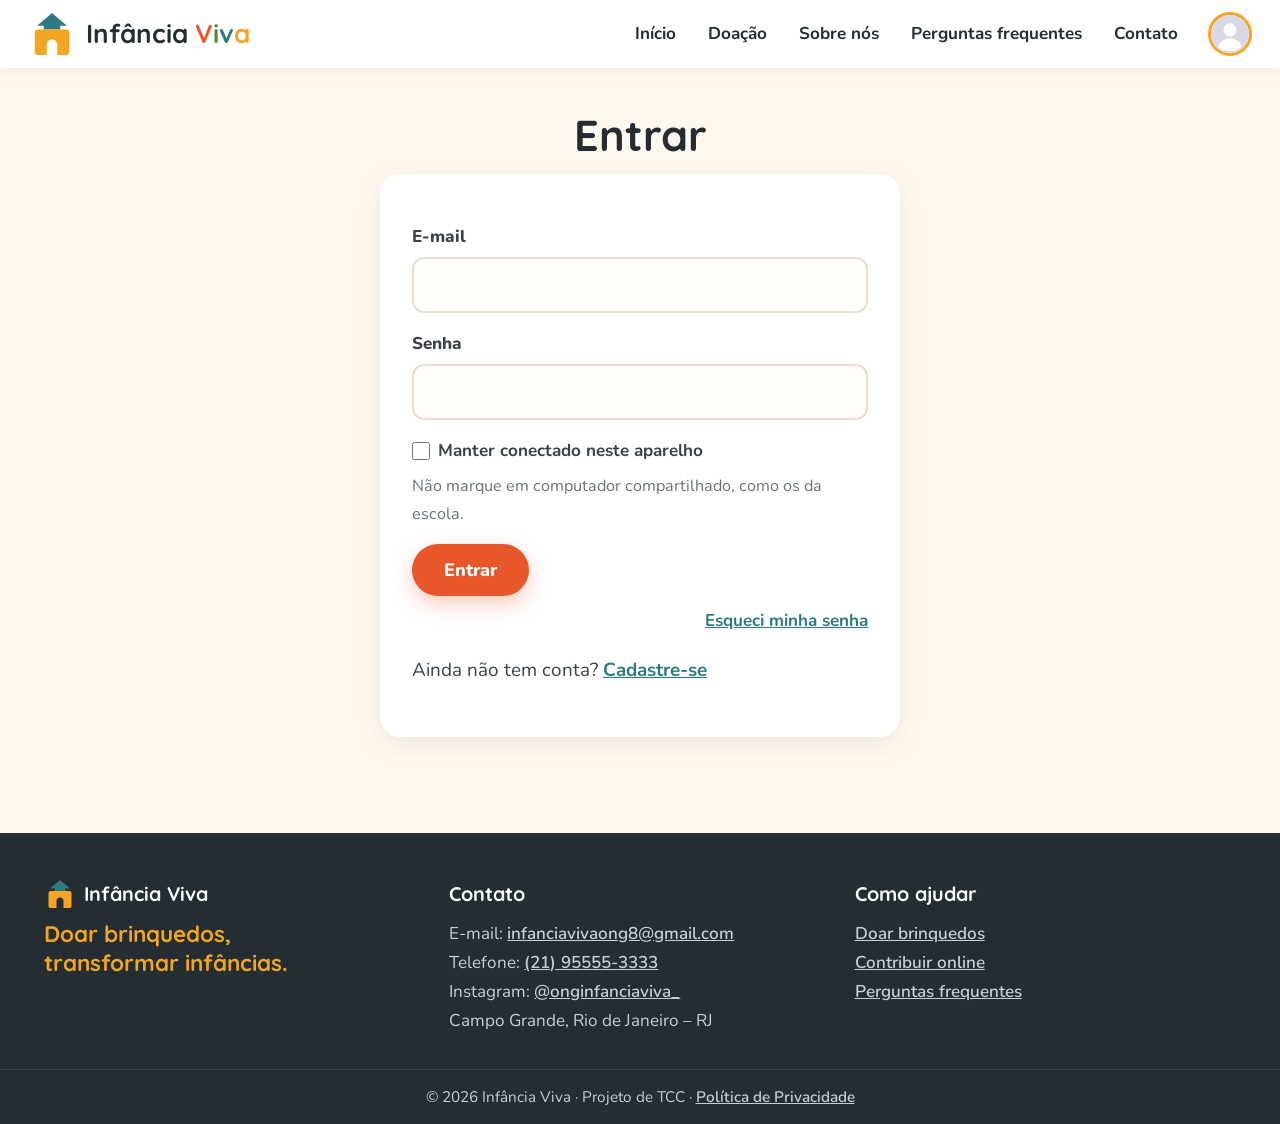
<file: login.html>
<!DOCTYPE html>
<html lang="pt-BR">
<head>
    <meta charset="UTF-8">
    <meta name="viewport" content="width=device-width, initial-scale=1">
    <title>Login - Infância Viva</title>
    <link rel="stylesheet" href="estilo.css?v=18">
    <link rel="icon" href="favicon.svg" type="image/svg+xml">
    <link rel="preconnect" href="https://fonts.googleapis.com">
    <link rel="stylesheet" href="https://fonts.googleapis.com/css2?family=Quicksand:wght@600;700&family=Nunito:wght@400;600;700;800&display=swap">
</head>
<body>
<header class="topo">
    <a class="logo" href="index.html" aria-label="Infância Viva - página inicial"><svg viewBox="0 0 64 64" aria-hidden="true"><path d="M32 4 52 21H12z" fill="#2f7a80"/><rect x="21" y="19" width="22" height="7" fill="#2f7a80"/><path fill="#f5a524" fill-rule="evenodd" d="M13 26h38a4 4 0 0 1 4 4v26a4 4 0 0 1-4 4H13a4 4 0 0 1-4-4V30a4 4 0 0 1 4-4zM25 60V46a7 7 0 0 1 14 0v14z"/></svg><span>Infância <span class="l1">V</span><span class="l2">i</span><span class="l3">v</span><span class="l4">a</span></span></a>
    <button type="button" class="menu-botao" id="menuBotao" aria-label="Abrir menu" aria-expanded="false">☰</button>
    <nav id="menu">
        <a href="index.html">Início</a>
        <a href="doacao.html">Doação</a>
        <a href="sobre.html">Sobre nós</a>
        <a href="faq.html">Perguntas frequentes</a>
        <a href="contato.html">Contato</a>
        <a href="login.html" id="linkLogin">Login</a>
    </nav>
</header>
<main>
<h1 style="text-align:center">Entrar</h1>
<form class="formulario-estreito" id="formLogin" action="login.php" method="post">
    <label>E-mail</label>
    <input type="email" name="email" required>
    <label>Senha</label>
    <input type="password" name="senha" required>
    <label class="lembrar"><input type="checkbox" name="manter" value="1"> Manter conectado neste aparelho</label>
    <p class="dica">Não marque em computador compartilhado, como os da escola.</p>
    <button type="submit">Entrar</button>
    <p class="esqueci"><a href="esqueci_senha.php">Esqueci minha senha</a></p>
    <p id="aviso" class="aviso"></p>
    <p>Ainda não tem conta? <a href="cadastro.html">Cadastre-se</a></p>
</form>

<!-- Aparece quando a pessoa precisa confirmar o e-mail (o script.js mostra) -->
<form class="formulario-estreito" id="formReenviar" action="reenviar_confirmacao.php" method="post" hidden>
    <h2 style="margin-top:0">Não recebeu o e-mail?</h2>
    <p class="dica">Confira também a caixa de spam. Se precisar, mandamos um link novo.</p>
    <label>E-mail da conta</label>
    <input type="email" name="email" required>
    <button type="submit">Reenviar link de confirmação</button>
</form>
</main>
<footer class="rodape">
    <div class="rodape-conteudo">
        <div>
            <strong><svg viewBox="0 0 64 64" aria-hidden="true"><path d="M32 4 52 21H12z" fill="#2f7a80"/><rect x="21" y="19" width="22" height="7" fill="#2f7a80"/><path fill="#f5a524" fill-rule="evenodd" d="M13 26h38a4 4 0 0 1 4 4v26a4 4 0 0 1-4 4H13a4 4 0 0 1-4-4V30a4 4 0 0 1 4-4zM25 60V46a7 7 0 0 1 14 0v14z"/></svg> Infância Viva</strong>
            <p class="rodape-slogan">Doar brinquedos, transformar infâncias.</p>
        </div>
        <div>
            <strong>Contato</strong>
            <p>E-mail: <a href="mailto:infanciavivaong8@gmail.com">infanciavivaong8@gmail.com</a><br>Telefone: <a href="tel:+5521955553333">(21) 95555-3333</a><br>Instagram: <a href="https://www.instagram.com/onginfanciaviva_/" target="_blank" rel="noopener">@onginfanciaviva_</a><br>Campo Grande, Rio de Janeiro – RJ</p>
        </div>
        <div>
            <strong>Como ajudar</strong>
            <p><a href="doacao_brinquedo.php">Doar brinquedos</a><br><a href="pagamento.html">Contribuir online</a><br><a href="faq.html">Perguntas frequentes</a></p>
        </div>
    </div>
    <p class="rodape-final">© 2026 Infância Viva · Projeto de TCC · <a href="privacidade.html">Política de Privacidade</a></p>
</footer>
<script src="script.js?v=13"></script>
</body>
</html>
</file>
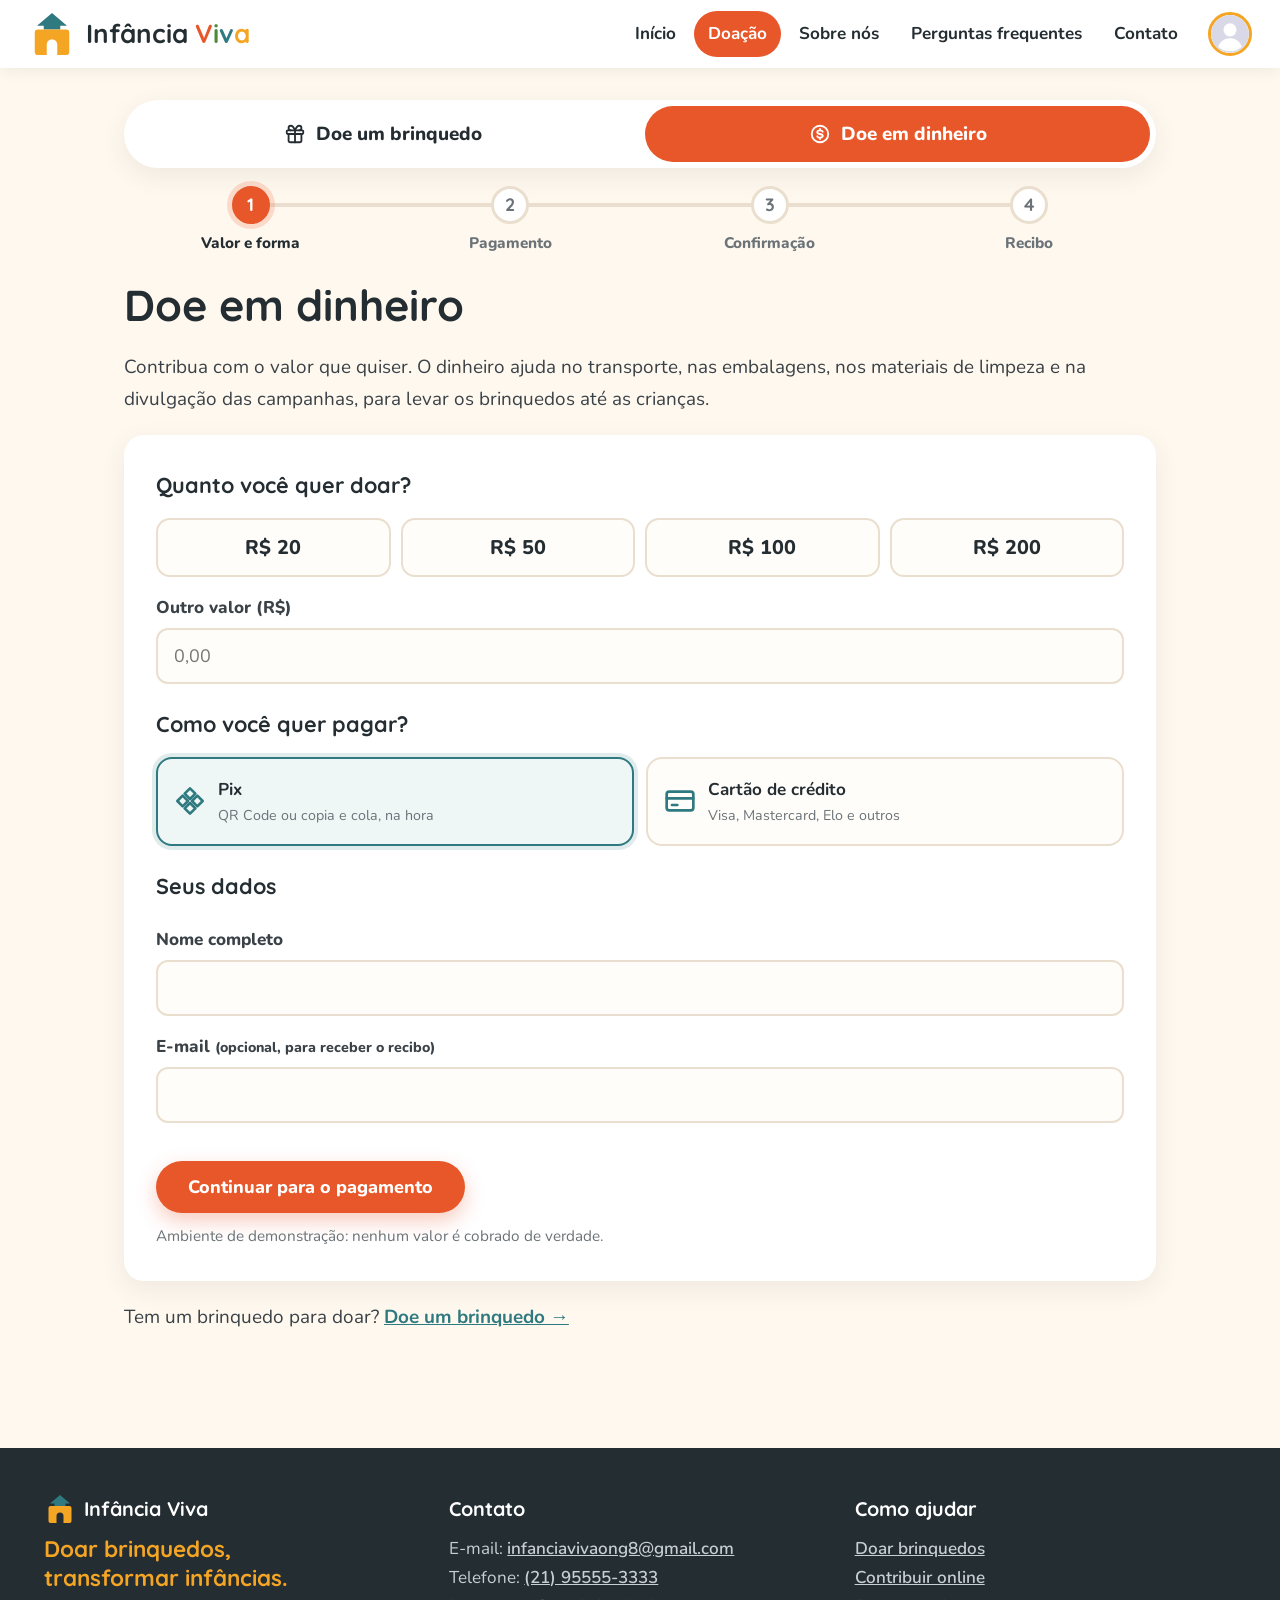
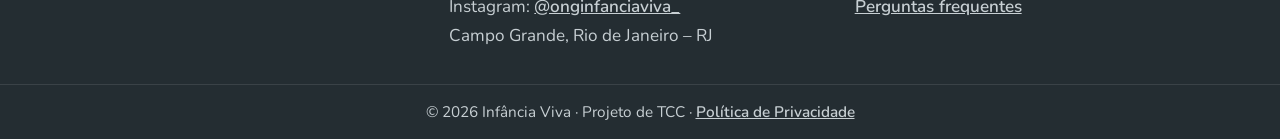
<file: pagamento.html>
<!DOCTYPE html>
<html lang="pt-BR">
<head>
    <meta charset="UTF-8">
    <meta name="viewport" content="width=device-width, initial-scale=1">
    <title>Doe em dinheiro - Infância Viva</title>
    <link rel="stylesheet" href="estilo.css?v=18">
    <link rel="icon" href="favicon.svg" type="image/svg+xml">
    <link rel="preconnect" href="https://fonts.googleapis.com">
    <link rel="stylesheet" href="https://fonts.googleapis.com/css2?family=Quicksand:wght@600;700&family=Nunito:wght@400;600;700;800&display=swap">
</head>
<body data-menu="doacao.html">
<header class="topo">
    <a class="logo" href="index.html" aria-label="Infância Viva - página inicial"><svg viewBox="0 0 64 64" aria-hidden="true"><path d="M32 4 52 21H12z" fill="#2f7a80"/><rect x="21" y="19" width="22" height="7" fill="#2f7a80"/><path fill="#f5a524" fill-rule="evenodd" d="M13 26h38a4 4 0 0 1 4 4v26a4 4 0 0 1-4 4H13a4 4 0 0 1-4-4V30a4 4 0 0 1 4-4zM25 60V46a7 7 0 0 1 14 0v14z"/></svg><span>Infância <span class="l1">V</span><span class="l2">i</span><span class="l3">v</span><span class="l4">a</span></span></a>
    <button type="button" class="menu-botao" id="menuBotao" aria-label="Abrir menu" aria-expanded="false">☰</button>
    <nav id="menu">
        <a href="index.html">Início</a>
        <a href="doacao.html">Doação</a>
        <a href="sobre.html">Sobre nós</a>
        <a href="faq.html">Perguntas frequentes</a>
        <a href="contato.html">Contato</a>
        <a href="login.html" id="linkLogin">Login</a>
    </nav>
</header>
<main>
<nav class="abas-doacao" aria-label="Tipo de doação">
    <a href="doacao_brinquedo.php"><svg viewBox="0 0 24 24" fill="none" stroke="currentColor" stroke-width="2" stroke-linecap="round" stroke-linejoin="round" aria-hidden="true"><rect x="3" y="8" width="18" height="4" rx="1"/><path d="M12 8v13"/><path d="M19 12v7a2 2 0 0 1-2 2H7a2 2 0 0 1-2-2v-7"/><path d="M7.5 8a2.5 2.5 0 0 1 0-5C10 3 12 8 12 8s2-5 4.5-5a2.5 2.5 0 0 1 0 5"/></svg><span>Doe um brinquedo</span></a>
    <a href="pagamento.html" class="ativa"><svg viewBox="0 0 24 24" fill="none" stroke="currentColor" stroke-width="2" stroke-linecap="round" stroke-linejoin="round" aria-hidden="true"><circle cx="12" cy="12" r="9"/><path d="M15 9.5c-.5-1-1.6-1.5-3-1.5-1.7 0-3 .8-3 2s1.3 1.7 3 2 3 .8 3 2-1.3 2-3 2c-1.4 0-2.5-.5-3-1.5M12 6.5v1.5M12 16v1.5"/></svg><span>Doe em dinheiro</span></a>
</nav>

<ol class="etapas" aria-label="Etapas da doação">
    <li class="atual" aria-current="step"><span>1</span>Valor e forma</li>
    <li><span>2</span>Pagamento</li>
    <li><span>3</span>Confirmação</li>
    <li><span>4</span>Recibo</li>
</ol>

<h1>Doe em dinheiro</h1>
<p>
    Contribua com o valor que quiser. O dinheiro ajuda no transporte, nas embalagens, nos materiais
    de limpeza e na divulgação das campanhas, para levar os brinquedos até as crianças.
</p>

<form id="formPagamento" class="form-pedido" action="pagamento.php" method="post" data-preencher>
    <fieldset>
        <legend>Quanto você quer doar?</legend>
        <div class="valores-rapidos">
            <button type="button" data-valor="20">R$ 20</button>
            <button type="button" data-valor="50">R$ 50</button>
            <button type="button" data-valor="100">R$ 100</button>
            <button type="button" data-valor="200">R$ 200</button>
        </div>
        <label for="valorDoacao">Outro valor (R$)</label>
        <input type="number" id="valorDoacao" name="valor" min="1" max="100000" step="0.01" placeholder="0,00" required>
    </fieldset>

    <fieldset>
        <legend>Como você quer pagar?</legend>
        <div class="formas-pagamento">
            <label class="forma">
                <input type="radio" name="metodo" value="pix" checked>
                <span class="forma-caixa">
                    <svg viewBox="0 0 24 24" fill="none" stroke="currentColor" stroke-width="2" stroke-linecap="round" stroke-linejoin="round" aria-hidden="true"><path d="M12 2.5l4 4-4 4-4-4z"/><path d="M12 13.5l4 4-4 4-4-4z"/><path d="M2.5 12l4-4 4 4-4 4z"/><path d="M13.5 12l4-4 4 4-4 4z"/></svg>
                    <strong>Pix</strong>
                    <small>QR Code ou copia e cola, na hora</small>
                </span>
            </label>
            <label class="forma">
                <input type="radio" name="metodo" value="cartao">
                <span class="forma-caixa">
                    <svg viewBox="0 0 24 24" fill="none" stroke="currentColor" stroke-width="2" stroke-linecap="round" stroke-linejoin="round" aria-hidden="true"><rect x="2" y="5" width="20" height="14" rx="2"/><path d="M2 10h20M6 15h4"/></svg>
                    <strong>Cartão de crédito</strong>
                    <small>Visa, Mastercard, Elo e outros</small>
                </span>
            </label>
        </div>
    </fieldset>

    <fieldset>
        <legend>Seus dados</legend>
        <label for="nomePagamento">Nome completo</label>
        <input type="text" id="nomePagamento" name="nome" maxlength="100" autocomplete="name" required>
        <label for="emailPagamento">E-mail <small>(opcional, para receber o recibo)</small></label>
        <input type="email" id="emailPagamento" name="email" maxlength="150" autocomplete="email">
    </fieldset>

    <p id="aviso" class="aviso"></p>
    <button type="submit">Continuar para o pagamento</button>
    <p class="demo-nota">Ambiente de demonstração: nenhum valor é cobrado de verdade.</p>
</form>

<p>Tem um brinquedo para doar? <a href="doacao_brinquedo.php">Doe um brinquedo →</a></p>
</main>
<footer class="rodape">
    <div class="rodape-conteudo">
        <div>
            <strong><svg viewBox="0 0 64 64" aria-hidden="true"><path d="M32 4 52 21H12z" fill="#2f7a80"/><rect x="21" y="19" width="22" height="7" fill="#2f7a80"/><path fill="#f5a524" fill-rule="evenodd" d="M13 26h38a4 4 0 0 1 4 4v26a4 4 0 0 1-4 4H13a4 4 0 0 1-4-4V30a4 4 0 0 1 4-4zM25 60V46a7 7 0 0 1 14 0v14z"/></svg> Infância Viva</strong>
            <p class="rodape-slogan">Doar brinquedos, transformar infâncias.</p>
        </div>
        <div>
            <strong>Contato</strong>
            <p>E-mail: <a href="mailto:infanciavivaong8@gmail.com">infanciavivaong8@gmail.com</a><br>Telefone: <a href="tel:+5521955553333">(21) 95555-3333</a><br>Instagram: <a href="https://www.instagram.com/onginfanciaviva_/" target="_blank" rel="noopener">@onginfanciaviva_</a><br>Campo Grande, Rio de Janeiro – RJ</p>
        </div>
        <div>
            <strong>Como ajudar</strong>
            <p><a href="doacao_brinquedo.php">Doar brinquedos</a><br><a href="pagamento.html">Contribuir online</a><br><a href="faq.html">Perguntas frequentes</a></p>
        </div>
    </div>
    <p class="rodape-final">© 2026 Infância Viva · Projeto de TCC · <a href="privacidade.html">Política de Privacidade</a></p>
</footer>
<script src="script.js?v=13"></script>
</body>
</html>
</file>
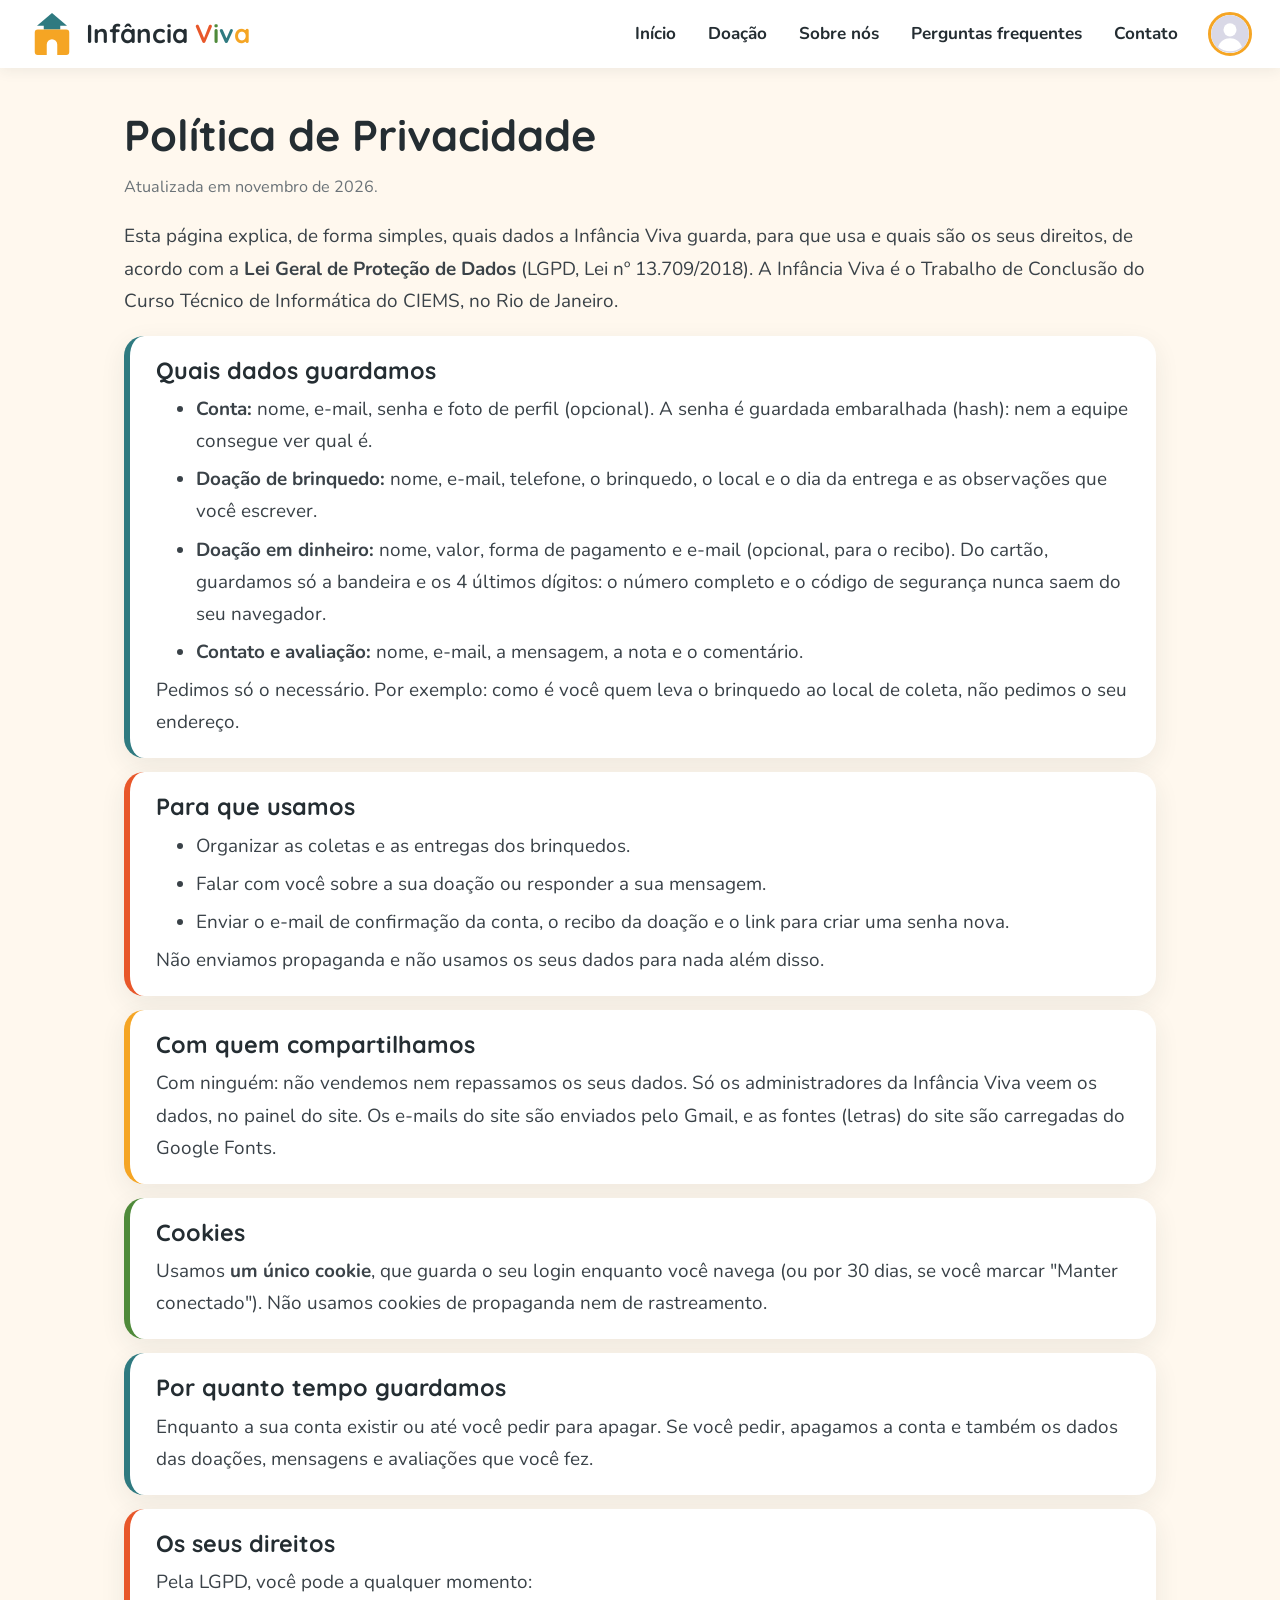
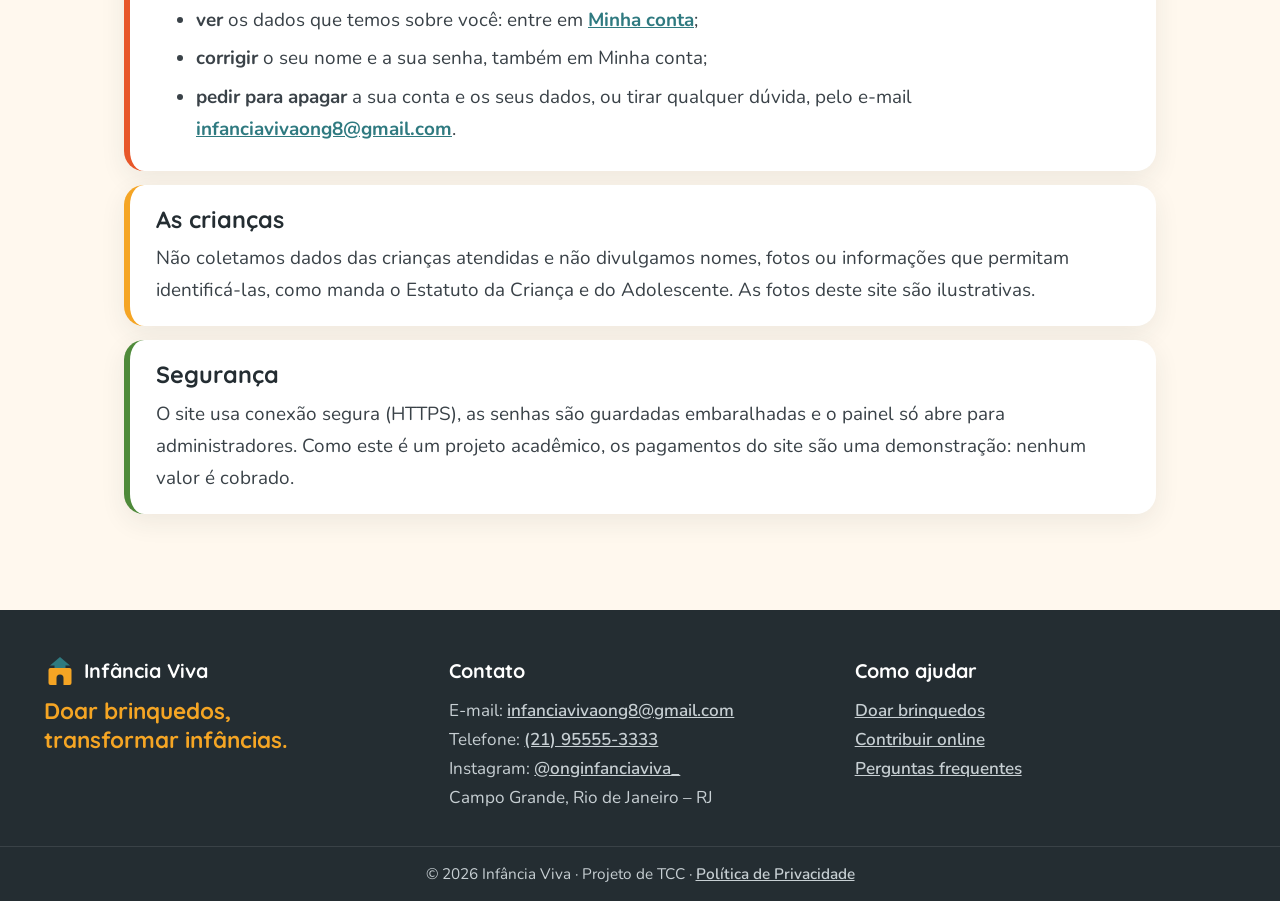
<file: privacidade.html>
<!DOCTYPE html>
<html lang="pt-BR">
<head>
    <meta charset="UTF-8">
    <meta name="viewport" content="width=device-width, initial-scale=1">
    <title>Política de Privacidade - Infância Viva</title>
    <link rel="stylesheet" href="estilo.css?v=18">
    <link rel="icon" href="favicon.svg" type="image/svg+xml">
    <link rel="preconnect" href="https://fonts.googleapis.com">
    <link rel="stylesheet" href="https://fonts.googleapis.com/css2?family=Quicksand:wght@600;700&family=Nunito:wght@400;600;700;800&display=swap">
</head>
<body data-menu="privacidade.html">
<header class="topo">
    <a class="logo" href="index.html" aria-label="Infância Viva - página inicial"><svg viewBox="0 0 64 64" aria-hidden="true"><path d="M32 4 52 21H12z" fill="#2f7a80"/><rect x="21" y="19" width="22" height="7" fill="#2f7a80"/><path fill="#f5a524" fill-rule="evenodd" d="M13 26h38a4 4 0 0 1 4 4v26a4 4 0 0 1-4 4H13a4 4 0 0 1-4-4V30a4 4 0 0 1 4-4zM25 60V46a7 7 0 0 1 14 0v14z"/></svg><span>Infância <span class="l1">V</span><span class="l2">i</span><span class="l3">v</span><span class="l4">a</span></span></a>
    <button type="button" class="menu-botao" id="menuBotao" aria-label="Abrir menu" aria-expanded="false">☰</button>
    <nav id="menu">
        <a href="index.html">Início</a>
        <a href="doacao.html">Doação</a>
        <a href="sobre.html">Sobre nós</a>
        <a href="faq.html">Perguntas frequentes</a>
        <a href="contato.html">Contato</a>
        <a href="login.html" id="linkLogin">Login</a>
    </nav>
</header>
<main>
<h1>Política de Privacidade</h1>
<p class="dica">Atualizada em novembro de 2026.</p>
<p>
    Esta página explica, de forma simples, quais dados a Infância Viva guarda, para que usa e quais são os
    seus direitos, de acordo com a <strong>Lei Geral de Proteção de Dados</strong> (LGPD, Lei nº 13.709/2018).
    A Infância Viva é o Trabalho de Conclusão do Curso Técnico de Informática do CIEMS, no Rio de Janeiro.
</p>

<div class="privacidade">
<section>
    <h2>Quais dados guardamos</h2>
    <ul>
        <li><strong>Conta:</strong> nome, e-mail, senha e foto de perfil (opcional). A senha é guardada
            embaralhada (hash): nem a equipe consegue ver qual é.</li>
        <li><strong>Doação de brinquedo:</strong> nome, e-mail, telefone, o brinquedo, o local e o dia da entrega e
            as observações que você escrever.</li>
        <li><strong>Doação em dinheiro:</strong> nome, valor, forma de pagamento e e-mail (opcional, para o recibo).
            Do cartão, guardamos só a bandeira e os 4 últimos dígitos: o número completo e o código de segurança
            nunca saem do seu navegador.</li>
        <li><strong>Contato e avaliação:</strong> nome, e-mail, a mensagem, a nota e o comentário.</li>
    </ul>
    <p>Pedimos só o necessário. Por exemplo: como é você quem leva o brinquedo ao local de coleta, não pedimos o seu endereço.</p>
</section>

<section>
    <h2>Para que usamos</h2>
    <ul>
        <li>Organizar as coletas e as entregas dos brinquedos.</li>
        <li>Falar com você sobre a sua doação ou responder a sua mensagem.</li>
        <li>Enviar o e-mail de confirmação da conta, o recibo da doação e o link para criar uma senha nova.</li>
    </ul>
    <p>Não enviamos propaganda e não usamos os seus dados para nada além disso.</p>
</section>

<section>
    <h2>Com quem compartilhamos</h2>
    <p>Com ninguém: não vendemos nem repassamos os seus dados. Só os administradores da Infância Viva veem os dados,
       no painel do site. Os e-mails do site são enviados pelo Gmail, e as fontes (letras) do site são carregadas do
       Google Fonts.</p>
</section>

<section>
    <h2>Cookies</h2>
    <p>Usamos <strong>um único cookie</strong>, que guarda o seu login enquanto você navega (ou por 30 dias, se você
       marcar "Manter conectado"). Não usamos cookies de propaganda nem de rastreamento.</p>
</section>

<section>
    <h2>Por quanto tempo guardamos</h2>
    <p>Enquanto a sua conta existir ou até você pedir para apagar. Se você pedir, apagamos a conta e também os dados
       das doações, mensagens e avaliações que você fez.</p>
</section>

<section>
    <h2>Os seus direitos</h2>
    <p>Pela LGPD, você pode a qualquer momento:</p>
    <ul>
        <li><strong>ver</strong> os dados que temos sobre você: entre em <a href="minha_conta.php">Minha conta</a>;</li>
        <li><strong>corrigir</strong> o seu nome e a sua senha, também em Minha conta;</li>
        <li><strong>pedir para apagar</strong> a sua conta e os seus dados, ou tirar qualquer dúvida, pelo e-mail
            <a href="mailto:infanciavivaong8@gmail.com">infanciavivaong8@gmail.com</a>.</li>
    </ul>
</section>

<section>
    <h2>As crianças</h2>
    <p>Não coletamos dados das crianças atendidas e não divulgamos nomes, fotos ou informações que permitam
       identificá-las, como manda o Estatuto da Criança e do Adolescente. As fotos deste site são ilustrativas.</p>
</section>

<section>
    <h2>Segurança</h2>
    <p>O site usa conexão segura (HTTPS), as senhas são guardadas embaralhadas e o painel só abre para administradores.
       Como este é um projeto acadêmico, os pagamentos do site são uma demonstração: nenhum valor é cobrado.</p>
</section>
</div>
</main>
<footer class="rodape">
    <div class="rodape-conteudo">
        <div>
            <strong><svg viewBox="0 0 64 64" aria-hidden="true"><path d="M32 4 52 21H12z" fill="#2f7a80"/><rect x="21" y="19" width="22" height="7" fill="#2f7a80"/><path fill="#f5a524" fill-rule="evenodd" d="M13 26h38a4 4 0 0 1 4 4v26a4 4 0 0 1-4 4H13a4 4 0 0 1-4-4V30a4 4 0 0 1 4-4zM25 60V46a7 7 0 0 1 14 0v14z"/></svg> Infância Viva</strong>
            <p class="rodape-slogan">Doar brinquedos, transformar infâncias.</p>
        </div>
        <div>
            <strong>Contato</strong>
            <p>E-mail: <a href="mailto:infanciavivaong8@gmail.com">infanciavivaong8@gmail.com</a><br>Telefone: <a href="tel:+5521955553333">(21) 95555-3333</a><br>Instagram: <a href="https://www.instagram.com/onginfanciaviva_/" target="_blank" rel="noopener">@onginfanciaviva_</a><br>Campo Grande, Rio de Janeiro – RJ</p>
        </div>
        <div>
            <strong>Como ajudar</strong>
            <p><a href="doacao_brinquedo.php">Doar brinquedos</a><br><a href="pagamento.html">Contribuir online</a><br><a href="faq.html">Perguntas frequentes</a></p>
        </div>
    </div>
    <p class="rodape-final">© 2026 Infância Viva · Projeto de TCC · <a href="privacidade.html">Política de Privacidade</a></p>
</footer>
<script src="script.js?v=13"></script>
</body>
</html>
</file>
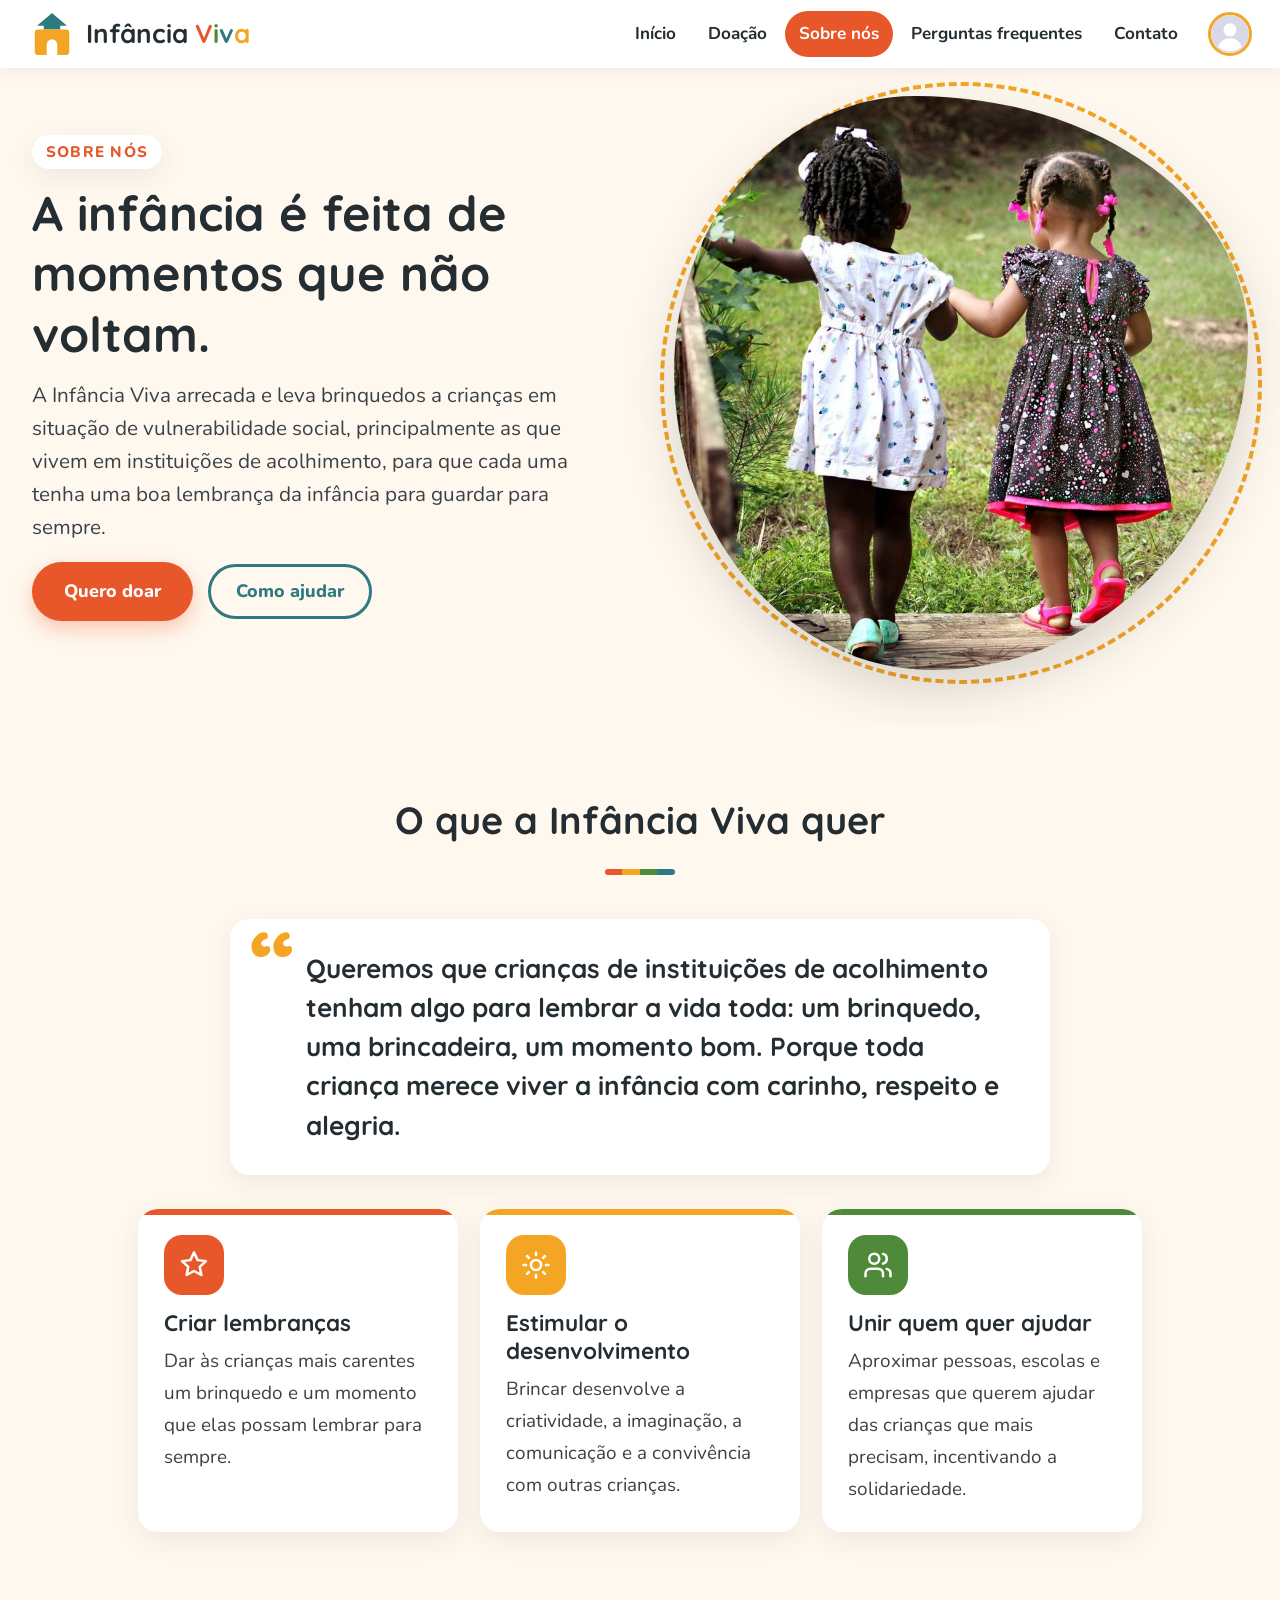
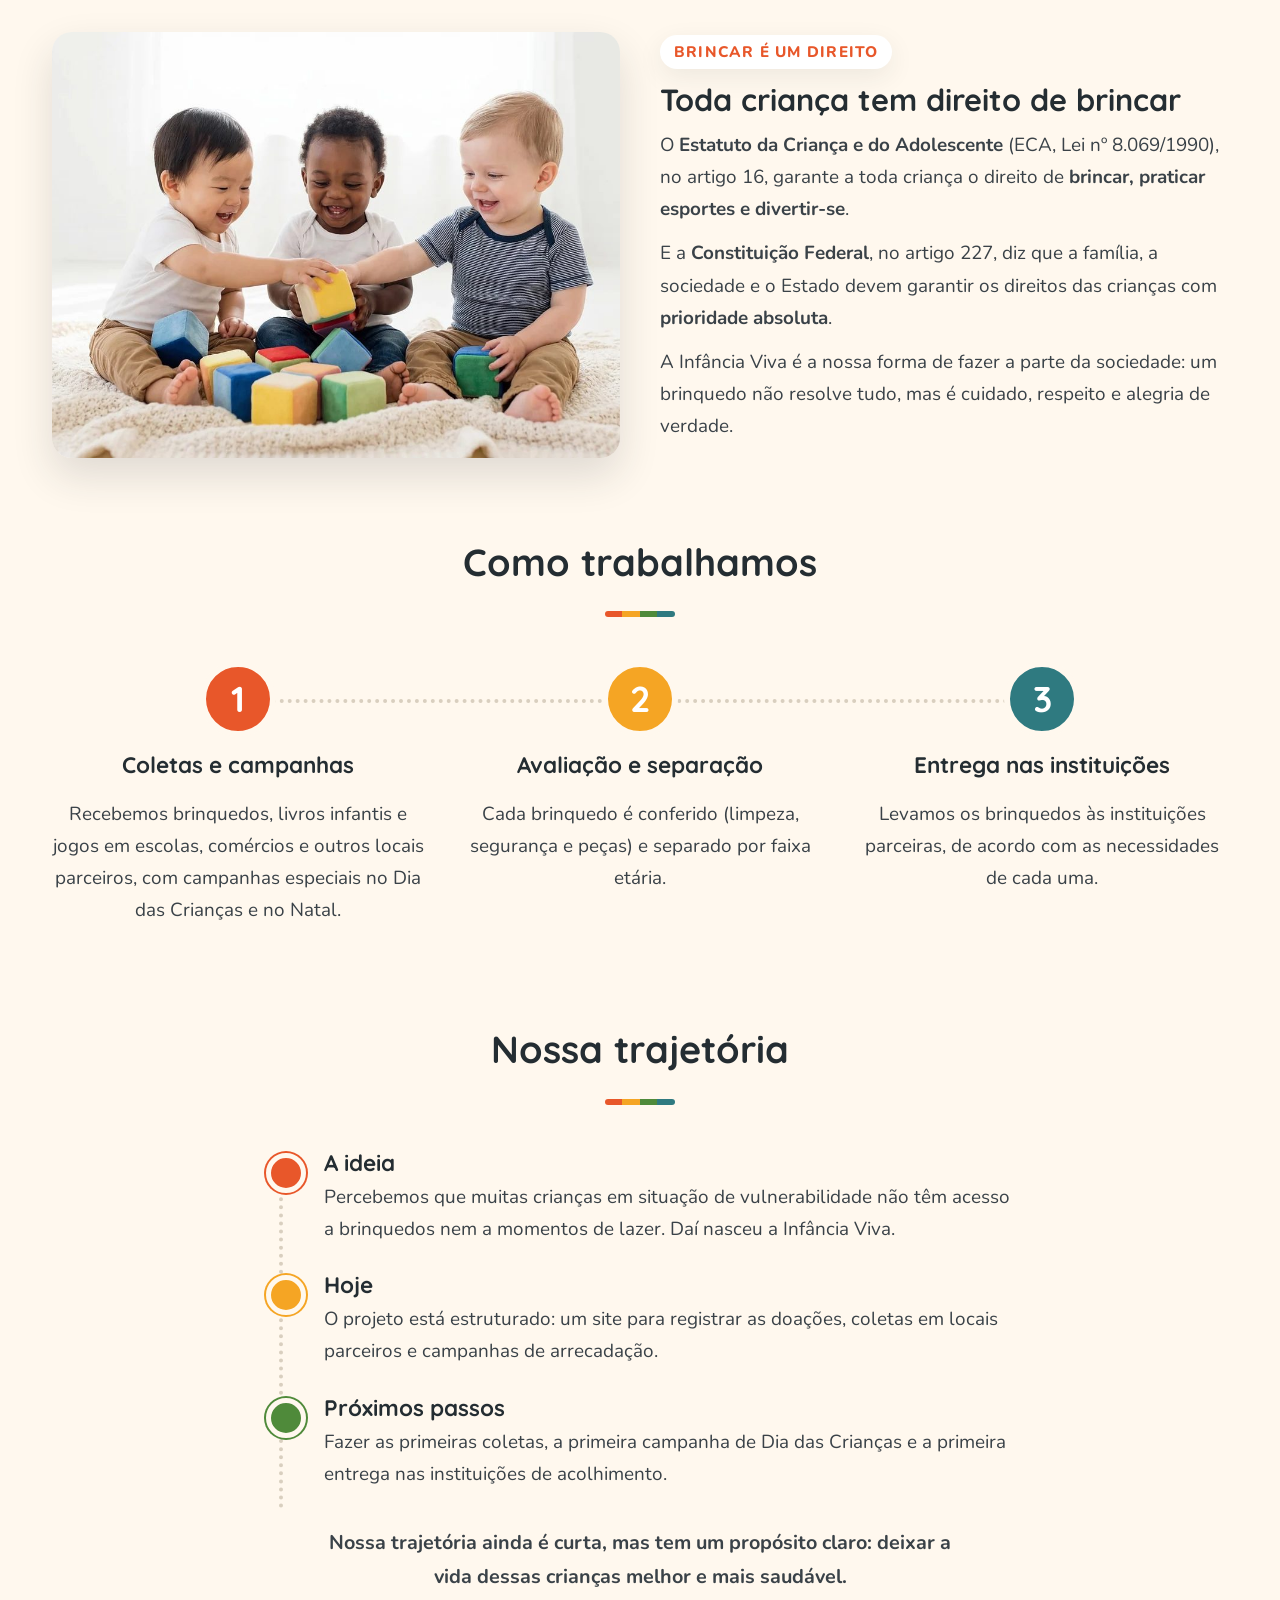
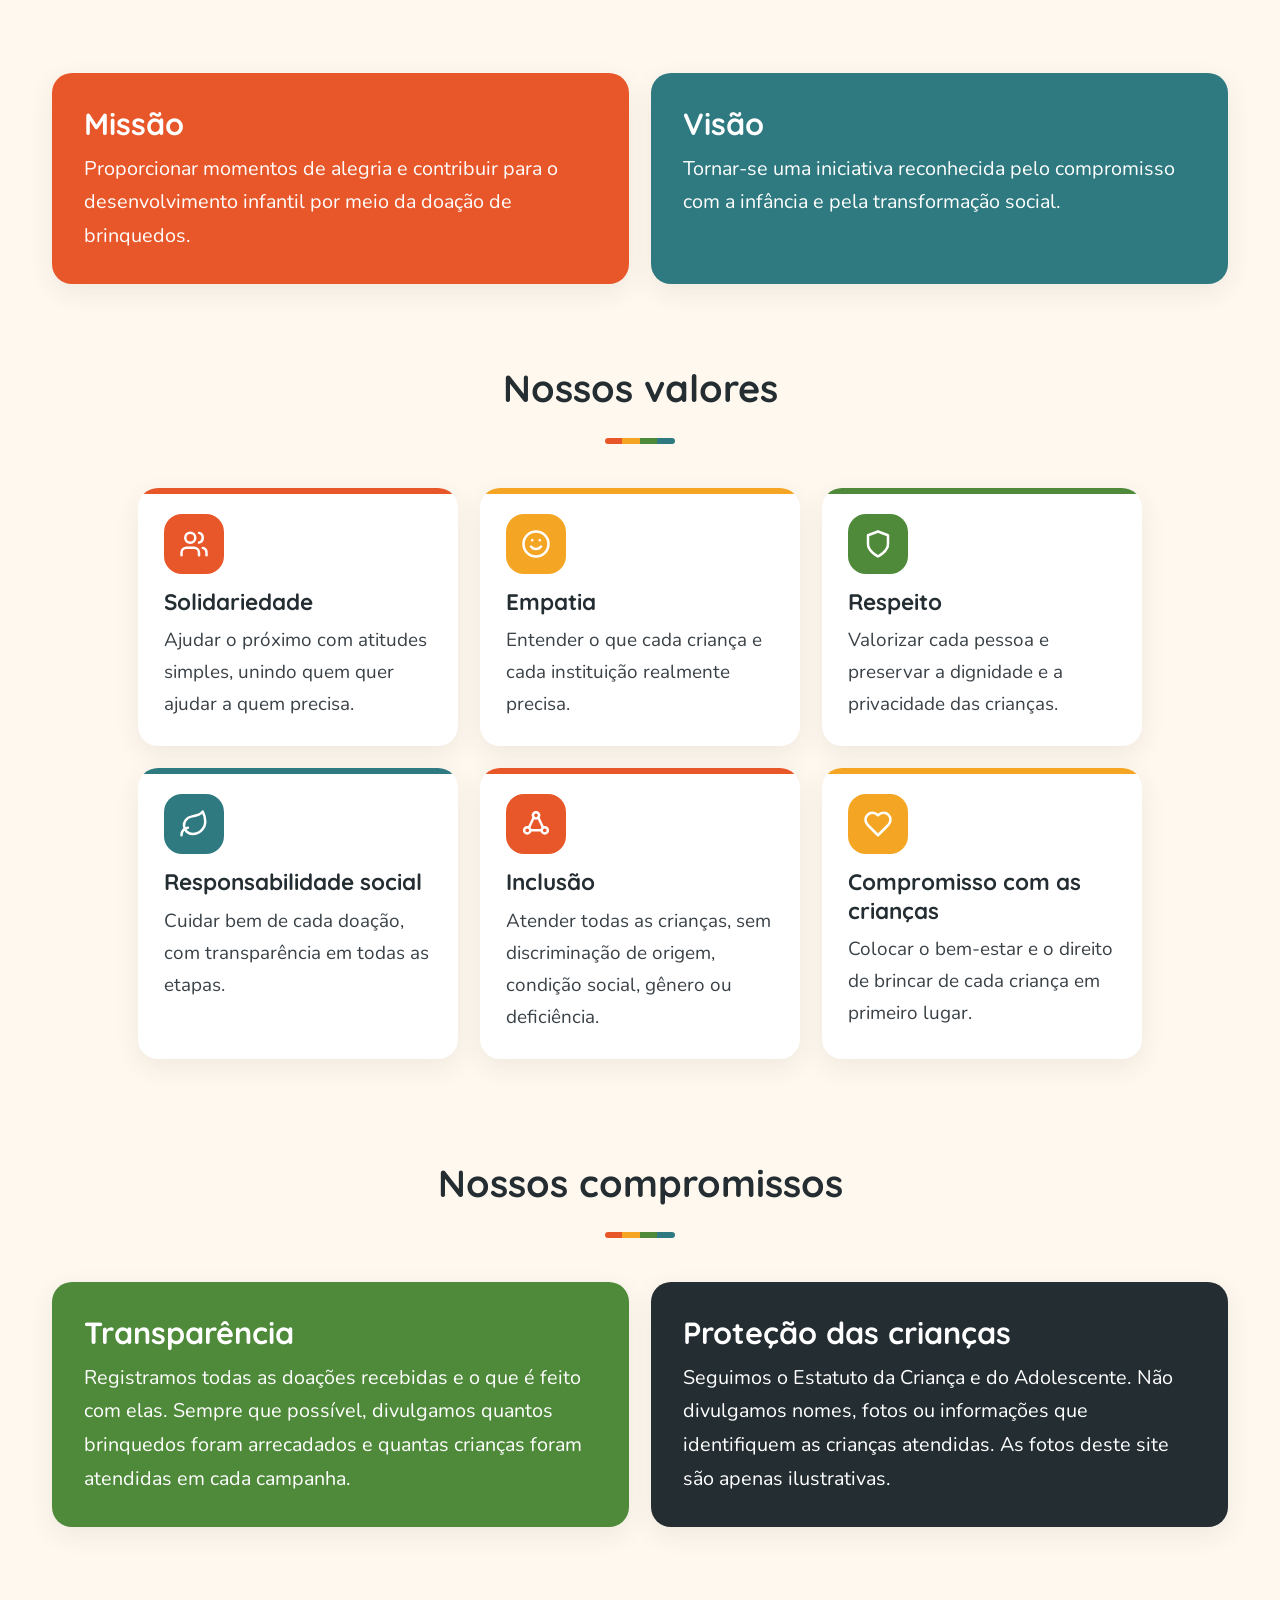
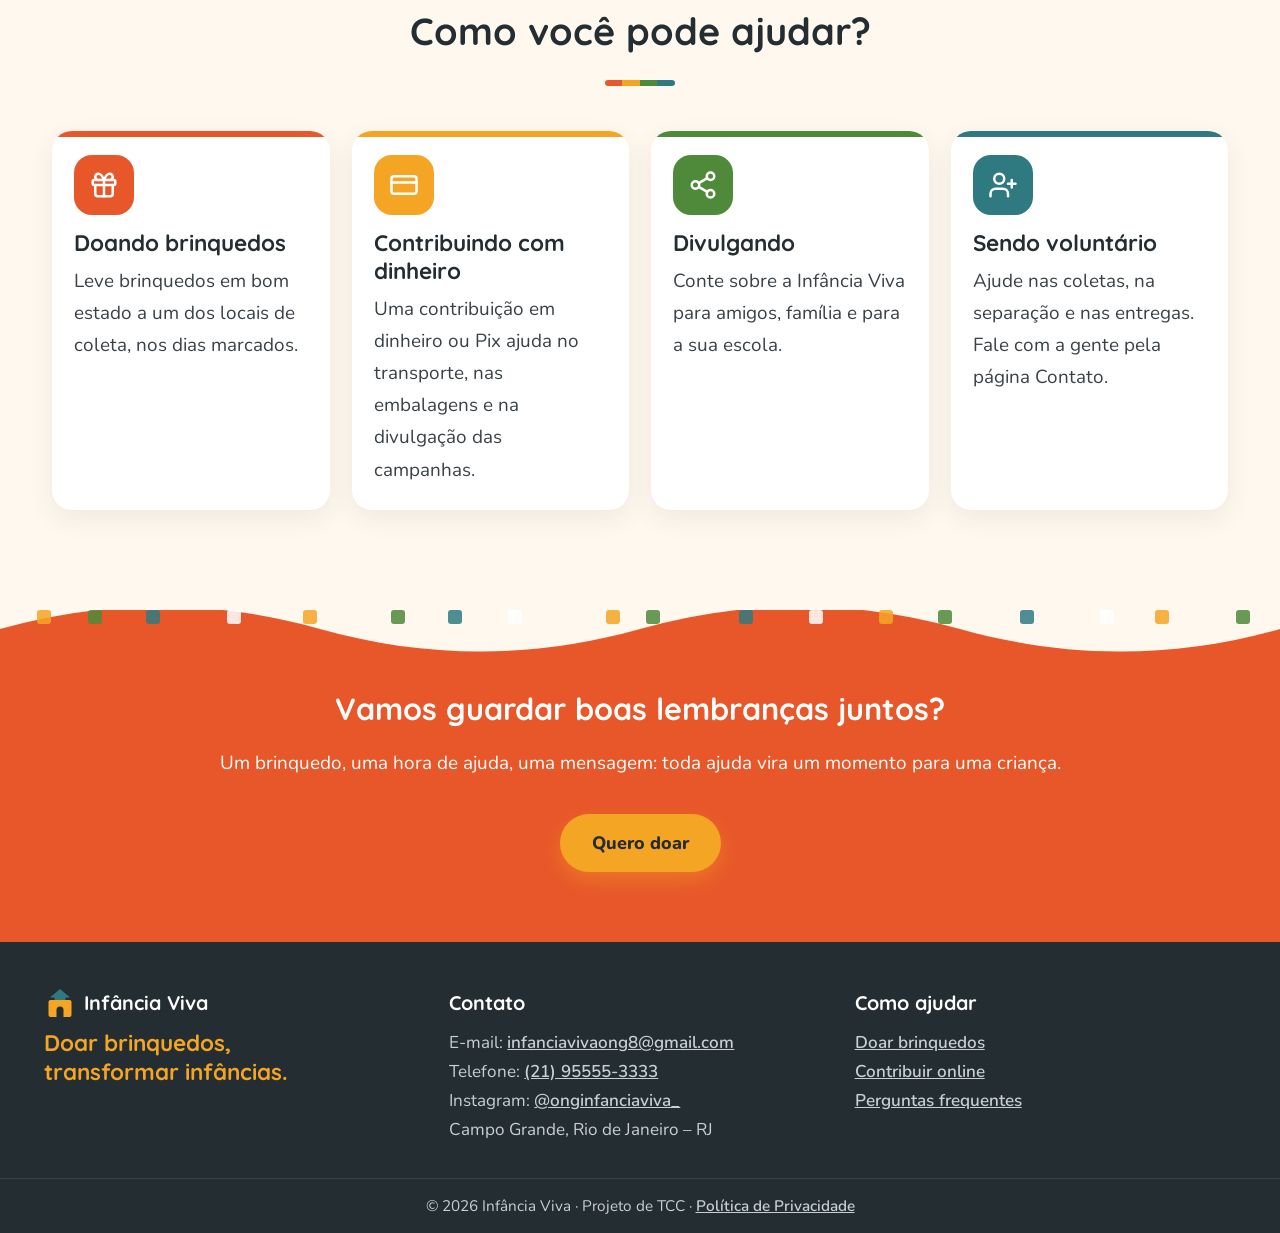
<file: sobre.html>
<!DOCTYPE html>

<html lang="pt-BR">

<head>
    <meta charset="UTF-8">
    <meta name="viewport" content="width=device-width, initial-scale=1">
    <title>Sobre nós - Infância Viva</title>
    <link rel="stylesheet" href="estilo.css?v=18">
    <link rel="icon" href="favicon.svg" type="image/svg+xml">
    <link rel="preconnect" href="https://fonts.googleapis.com">
    <link rel="stylesheet" href="https://fonts.googleapis.com/css2?family=Quicksand:wght@600;700&family=Nunito:wght@400;600;700;800&display=swap">
</head>

<body>


<header class="topo">
    <a class="logo" href="index.html" aria-label="Infância Viva - página inicial"><svg viewBox="0 0 64 64" aria-hidden="true"><path d="M32 4 52 21H12z" fill="#2f7a80"/><rect x="21" y="19" width="22" height="7" fill="#2f7a80"/><path fill="#f5a524" fill-rule="evenodd" d="M13 26h38a4 4 0 0 1 4 4v26a4 4 0 0 1-4 4H13a4 4 0 0 1-4-4V30a4 4 0 0 1 4-4zM25 60V46a7 7 0 0 1 14 0v14z"/></svg><span>Infância <span class="l1">V</span><span class="l2">i</span><span class="l3">v</span><span class="l4">a</span></span></a>
    <button type="button" class="menu-botao" id="menuBotao" aria-label="Abrir menu" aria-expanded="false">☰</button>
    <nav id="menu">
        <a href="index.html">Início</a>
        <a href="doacao.html">Doação</a>
        <a href="sobre.html">Sobre nós</a>
        <a href="faq.html">Perguntas frequentes</a>
        <a href="contato.html">Contato</a>
        <a href="login.html" id="linkLogin">Login</a>
    </nav>
</header>
<div class="abertura">
    <div>
        <span class="rotulo-secao entra">Sobre nós</span>
        <h1 class="titulo-abertura entra">A infância é feita de momentos que não voltam.</h1>
        <p class="slogan entra d2">
            A Infância Viva arrecada e leva brinquedos a crianças em situação de
            vulnerabilidade social, principalmente as que vivem em instituições de
            acolhimento, para que cada uma tenha uma boa lembrança da infância para
            guardar para sempre.
        </p>
        <div class="entra d3">
            <a class="botao" href="doacao.html">Quero doar</a>
            <a class="botao contorno" href="#como-ajudar">Como ajudar</a>
        </div>
    </div>
    <div class="foto-abertura entra d2">
        <div class="anel"></div>
        <div class="moldura">
            <img class="visivel" src="imagens/sobre_maos_dadas.jpg?v=1" alt="Duas meninas de mãos dadas caminhando numa ponte de madeira" style="object-position:55% 40%">
        </div>
    </div>
</div>

<div class="secao">
    <div class="titulo-secao revela"><h2>O que a Infância Viva quer</h2><span class="risco"></span></div>
    <blockquote class="proposito revela">
        Queremos que crianças de instituições de acolhimento tenham algo para
        lembrar a vida toda: um brinquedo, uma brincadeira, um momento bom.
        Porque toda criança merece viver a infância com carinho, respeito e alegria.
    </blockquote>
    <div class="cartoes">
        <div class="cartao revela">
            <span class="icone"><svg viewBox="0 0 24 24" fill="none" stroke="currentColor" stroke-width="2" stroke-linecap="round" stroke-linejoin="round" aria-hidden="true"><path d="M12 2l2.9 6.1 6.6.8-4.9 4.6 1.3 6.5L12 16.8 6.1 20l1.3-6.5L2.5 8.9l6.6-.8z"/></svg></span>
            <h3>Criar lembranças</h3>
            <p>Dar às crianças mais carentes um brinquedo e um momento que elas possam lembrar para sempre.</p>
        </div>
        <div class="cartao revela d2">
            <span class="icone"><svg viewBox="0 0 24 24" fill="none" stroke="currentColor" stroke-width="2" stroke-linecap="round" stroke-linejoin="round" aria-hidden="true"><circle cx="12" cy="12" r="4"/><path d="M12 2v2M12 20v2M4.9 4.9l1.4 1.4M17.7 17.7l1.4 1.4M2 12h2M20 12h2M4.9 19.1l1.4-1.4M17.7 6.3l1.4-1.4"/></svg></span>
            <h3>Estimular o desenvolvimento</h3>
            <p>Brincar desenvolve a criatividade, a imaginação, a comunicação e a convivência com outras crianças.</p>
        </div>
        <div class="cartao revela d3">
            <span class="icone"><svg viewBox="0 0 24 24" fill="none" stroke="currentColor" stroke-width="2" stroke-linecap="round" stroke-linejoin="round" aria-hidden="true"><path d="M16 21v-2a4 4 0 0 0-4-4H6a4 4 0 0 0-4 4v2"/><circle cx="9" cy="7" r="4"/><path d="M22 21v-2a4 4 0 0 0-3-3.87"/><path d="M16 3.13a4 4 0 0 1 0 7.75"/></svg></span>
            <h3>Unir quem quer ajudar</h3>
            <p>Aproximar pessoas, escolas e empresas que querem ajudar das crianças que mais precisam, incentivando a solidariedade.</p>
        </div>
    </div>
</div>

<div class="secao">
    <div class="direito">
        <figure class="direito-foto revela">
            <img src="imagens/sobre_blocos.jpg?v=1" alt="Três crianças pequenas brincando juntas com blocos coloridos" loading="lazy">
        </figure>
        <div class="direito-texto revela d2">
            <span class="rotulo-secao">Brincar é um direito</span>
            <h2>Toda criança tem direito de brincar</h2>
            <p>O <strong>Estatuto da Criança e do Adolescente</strong> (ECA, Lei nº 8.069/1990), no artigo 16,
               garante a toda criança o direito de <strong>brincar, praticar esportes e divertir-se</strong>.</p>
            <p>E a <strong>Constituição Federal</strong>, no artigo 227, diz que a família, a sociedade e o
               Estado devem garantir os direitos das crianças com <strong>prioridade absoluta</strong>.</p>
            <p>A Infância Viva é a nossa forma de fazer a parte da sociedade: um brinquedo não resolve
               tudo, mas é cuidado, respeito e alegria de verdade.</p>
        </div>
    </div>
</div>

<div class="secao">
    <div class="titulo-secao revela"><h2>Como trabalhamos</h2><span class="risco"></span></div>
    <div class="passos">
        <div class="passo revela" style="--cor:var(--vermelho)"><div class="num">1</div><h3>Coletas e campanhas</h3><p>Recebemos brinquedos, livros infantis e jogos em escolas, comércios e outros locais parceiros, com campanhas especiais no Dia das Crianças e no Natal.</p></div>
        <div class="passo revela d2" style="--cor:var(--amarelo)"><div class="num">2</div><h3>Avaliação e separação</h3><p>Cada brinquedo é conferido (limpeza, segurança e peças) e separado por faixa etária.</p></div>
        <div class="passo revela d3" style="--cor:var(--azul)"><div class="num">3</div><h3>Entrega nas instituições</h3><p>Levamos os brinquedos às instituições parceiras, de acordo com as necessidades de cada uma.</p></div>
    </div>
</div>

<div class="secao">
    <div class="titulo-secao revela"><h2>Nossa trajetória</h2><span class="risco"></span></div>
    <ol class="linha-tempo">
        <li class="revela" style="--cor:var(--vermelho)">
            <h3>A ideia</h3>
            <p>Percebemos que muitas crianças em situação de vulnerabilidade não têm acesso a brinquedos nem a momentos de lazer. Daí nasceu a Infância Viva.</p>
        </li>
        <li class="revela" style="--cor:var(--amarelo)">
            <h3>Hoje</h3>
            <p>O projeto está estruturado: um site para registrar as doações, coletas em locais parceiros e campanhas de arrecadação.</p>
        </li>
        <li class="revela" style="--cor:var(--verde)">
            <h3>Próximos passos</h3>
            <p>Fazer as primeiras coletas, a primeira campanha de Dia das Crianças e a primeira entrega nas instituições de acolhimento.</p>
        </li>
    </ol>
    <p class="nota-trajetoria revela">
        Nossa trajetória ainda é curta, mas tem um propósito claro: deixar a vida dessas
        crianças melhor e mais saudável.
    </p>
</div>

<div class="secao">
    <div class="missao-visao">
        <div class="painel-cor revela" style="--cor:var(--vermelho)">
            <h2>Missão</h2>
            <p>Proporcionar momentos de alegria e contribuir para o desenvolvimento infantil por meio da doação de brinquedos.</p>
        </div>
        <div class="painel-cor revela d2" style="--cor:var(--azul)">
            <h2>Visão</h2>
            <p>Tornar-se uma iniciativa reconhecida pelo compromisso com a infância e pela transformação social.</p>
        </div>
    </div>
</div>

<div class="secao">
    <div class="titulo-secao revela"><h2>Nossos valores</h2><span class="risco"></span></div>
    <div class="cartoes">
        <div class="cartao revela">
            <span class="icone"><svg viewBox="0 0 24 24" fill="none" stroke="currentColor" stroke-width="2" stroke-linecap="round" stroke-linejoin="round" aria-hidden="true"><path d="M16 21v-2a4 4 0 0 0-4-4H6a4 4 0 0 0-4 4v2"/><circle cx="9" cy="7" r="4"/><path d="M22 21v-2a4 4 0 0 0-3-3.87"/><path d="M16 3.13a4 4 0 0 1 0 7.75"/></svg></span>
            <h3>Solidariedade</h3>
            <p>Ajudar o próximo com atitudes simples, unindo quem quer ajudar a quem precisa.</p>
        </div>
        <div class="cartao revela d2">
            <span class="icone"><svg viewBox="0 0 24 24" fill="none" stroke="currentColor" stroke-width="2" stroke-linecap="round" stroke-linejoin="round" aria-hidden="true"><circle cx="12" cy="12" r="10"/><path d="M8 14s1.5 2 4 2 4-2 4-2"/><path d="M9 9h.01M15 9h.01"/></svg></span>
            <h3>Empatia</h3>
            <p>Entender o que cada criança e cada instituição realmente precisa.</p>
        </div>
        <div class="cartao revela d3">
            <span class="icone"><svg viewBox="0 0 24 24" fill="none" stroke="currentColor" stroke-width="2" stroke-linecap="round" stroke-linejoin="round" aria-hidden="true"><path d="M12 22s8-4 8-10V5l-8-3-8 3v7c0 6 8 10 8 10z"/></svg></span>
            <h3>Respeito</h3>
            <p>Valorizar cada pessoa e preservar a dignidade e a privacidade das crianças.</p>
        </div>
        <div class="cartao revela">
            <span class="icone"><svg viewBox="0 0 24 24" fill="none" stroke="currentColor" stroke-width="2" stroke-linecap="round" stroke-linejoin="round" aria-hidden="true"><path d="M11 20A7 7 0 0 1 9.8 6.1C15.5 5 17 4.5 19 2c1 2 2 4.2 2 8 0 5.5-4.8 10-10 10Z"/><path d="M2 21c0-3 1.9-5.4 5.1-6"/></svg></span>
            <h3>Responsabilidade social</h3>
            <p>Cuidar bem de cada doação, com transparência em todas as etapas.</p>
        </div>
        <div class="cartao revela d2">
            <span class="icone"><svg viewBox="0 0 24 24" fill="none" stroke="currentColor" stroke-width="2" stroke-linecap="round" stroke-linejoin="round" aria-hidden="true"><circle cx="12" cy="5" r="2.5"/><circle cx="5" cy="17" r="2.5"/><circle cx="19" cy="17" r="2.5"/><path d="M10.2 6.8 6.4 14.8M13.8 6.8l3.8 8M7.5 17h9"/></svg></span>
            <h3>Inclusão</h3>
            <p>Atender todas as crianças, sem discriminação de origem, condição social, gênero ou deficiência.</p>
        </div>
        <div class="cartao revela d3">
            <span class="icone"><svg viewBox="0 0 24 24" fill="none" stroke="currentColor" stroke-width="2" stroke-linecap="round" stroke-linejoin="round" aria-hidden="true"><path d="M19 14c1.49-1.46 3-3.21 3-5.5A5.5 5.5 0 0 0 16.5 3c-1.76 0-3 .5-4.5 2-1.5-1.5-2.74-2-4.5-2A5.5 5.5 0 0 0 2 8.5c0 2.3 1.5 4.05 3 5.5l7 7Z"/></svg></span>
            <h3>Compromisso com as crianças</h3>
            <p>Colocar o bem-estar e o direito de brincar de cada criança em primeiro lugar.</p>
        </div>
    </div>
</div>

<div class="secao">
    <div class="titulo-secao revela"><h2>Nossos compromissos</h2><span class="risco"></span></div>
    <div class="missao-visao">
        <div class="painel-cor revela" style="--cor:var(--verde)">
            <h2>Transparência</h2>
            <p>Registramos todas as doações recebidas e o que é feito com elas. Sempre que possível, divulgamos
               quantos brinquedos foram arrecadados e quantas crianças foram atendidas em cada campanha.</p>
        </div>
        <div class="painel-cor revela d2" style="--cor:var(--escuro)">
            <h2>Proteção das crianças</h2>
            <p>Seguimos o Estatuto da Criança e do Adolescente. Não divulgamos nomes, fotos ou informações que
               identifiquem as crianças atendidas. As fotos deste site são apenas ilustrativas.</p>
        </div>
    </div>
</div>

<div class="secao" id="como-ajudar">
    <div class="titulo-secao revela"><h2>Como você pode ajudar?</h2><span class="risco"></span></div>
    <div class="cartoes quatro">
        <div class="cartao revela">
            <span class="icone"><svg viewBox="0 0 24 24" fill="none" stroke="currentColor" stroke-width="2" stroke-linecap="round" stroke-linejoin="round" aria-hidden="true"><rect x="3" y="8" width="18" height="4" rx="1"/><path d="M12 8v13"/><path d="M19 12v7a2 2 0 0 1-2 2H7a2 2 0 0 1-2-2v-7"/><path d="M7.5 8a2.5 2.5 0 0 1 0-5C10 3 12 8 12 8s2-5 4.5-5a2.5 2.5 0 0 1 0 5"/></svg></span>
            <h3>Doando brinquedos</h3>
            <p>Leve brinquedos em bom estado a um dos locais de coleta, nos dias marcados.</p>
        </div>
        <div class="cartao revela d2">
            <span class="icone"><svg viewBox="0 0 24 24" fill="none" stroke="currentColor" stroke-width="2" stroke-linecap="round" stroke-linejoin="round" aria-hidden="true"><rect x="2" y="5" width="20" height="14" rx="2"/><path d="M2 10h20"/></svg></span>
            <h3>Contribuindo com dinheiro</h3>
            <p>Uma contribuição em dinheiro ou Pix ajuda no transporte, nas embalagens e na divulgação das campanhas.</p>
        </div>
        <div class="cartao revela d3">
            <span class="icone"><svg viewBox="0 0 24 24" fill="none" stroke="currentColor" stroke-width="2" stroke-linecap="round" stroke-linejoin="round" aria-hidden="true"><circle cx="18" cy="5" r="3"/><circle cx="6" cy="12" r="3"/><circle cx="18" cy="19" r="3"/><path d="M8.6 13.5l6.8 4M15.4 6.5l-6.8 4"/></svg></span>
            <h3>Divulgando</h3>
            <p>Conte sobre a Infância Viva para amigos, família e para a sua escola.</p>
        </div>
        <div class="cartao revela">
            <span class="icone"><svg viewBox="0 0 24 24" fill="none" stroke="currentColor" stroke-width="2" stroke-linecap="round" stroke-linejoin="round" aria-hidden="true"><path d="M16 21v-2a4 4 0 0 0-4-4H6a4 4 0 0 0-4 4v2"/><circle cx="9" cy="7" r="4"/><path d="M19 8v6M22 11h-6"/></svg></span>
            <h3>Sendo voluntário</h3>
            <p>Ajude nas coletas, na separação e nas entregas. Fale com a gente pela página Contato.</p>
        </div>
    </div>
</div>

<div class="chamada larga" data-confete>
    <svg class="onda" viewBox="0 0 1440 60" preserveAspectRatio="none" aria-hidden="true"><path d="M0 0h1440v20c-120 30-240 30-360 0S840-10 720 20 480 50 360 20 120-10 0 20z" fill="#fff8ee"/></svg>
    <h2 class="revela">Vamos guardar boas lembranças juntos?</h2>
    <p class="revela d2">Um brinquedo, uma hora de ajuda, uma mensagem: toda ajuda vira um momento para uma criança.</p>
    <a class="botao destaque revela d3" href="doacao.html">Quero doar</a>
</div>

<footer class="rodape">
    <div class="rodape-conteudo">
        <div>
            <strong><svg viewBox="0 0 64 64" aria-hidden="true"><path d="M32 4 52 21H12z" fill="#2f7a80"/><rect x="21" y="19" width="22" height="7" fill="#2f7a80"/><path fill="#f5a524" fill-rule="evenodd" d="M13 26h38a4 4 0 0 1 4 4v26a4 4 0 0 1-4 4H13a4 4 0 0 1-4-4V30a4 4 0 0 1 4-4zM25 60V46a7 7 0 0 1 14 0v14z"/></svg> Infância Viva</strong>
            <p class="rodape-slogan">Doar brinquedos, transformar infâncias.</p>
        </div>
        <div>
            <strong>Contato</strong>
            <p>E-mail: <a href="mailto:infanciavivaong8@gmail.com">infanciavivaong8@gmail.com</a><br>Telefone: <a href="tel:+5521955553333">(21) 95555-3333</a><br>Instagram: <a href="https://www.instagram.com/onginfanciaviva_/" target="_blank" rel="noopener">@onginfanciaviva_</a><br>Campo Grande, Rio de Janeiro – RJ</p>
        </div>
        <div>
            <strong>Como ajudar</strong>
            <p><a href="doacao_brinquedo.php">Doar brinquedos</a><br><a href="pagamento.html">Contribuir online</a><br><a href="faq.html">Perguntas frequentes</a></p>
        </div>
    </div>
    <p class="rodape-final">© 2026 Infância Viva · Projeto de TCC · <a href="privacidade.html">Política de Privacidade</a></p>
</footer>
<script src="script.js?v=13"></script>
</body>

</html>
</file>
<file: estilo.css>
/* ===== Cores e medidas (mude aqui para trocar o visual do site inteiro) =====
   Paleta tirada da logo: cores primárias quentes + verde. */
:root {
    --vermelho:#e8572a;        /* "V" da logo */
    --amarelo:#f5a524;         /* casinha, estrela e coração */
    --amarelo-texto:#a35f00;   /* amarelo escurecido, para texto sobre fundo claro */
    --verde:#4f8a3a;           /* "i" */
    --azul:#2f7a80;            /* "v" e telhado */
    --escuro:#242d32;          /* letras de "Infância" */
    --creme:#fff8ee;           /* fundo quente */
    --creme-escuro:#f3e9da;
    --texto:#3a4248; --suave:#6b7378; --borda:#eadfce;
    --erro:#c0392b; --certo:#2f7d32;
    --raio:20px; --sombra:0 8px 26px rgba(36,45,50,.08);
}
* { box-sizing:border-box; }
[hidden] { display:none !important; }
html { scroll-behavior:smooth; font-size:18px; } /* base das letras: aumente ou diminua aqui para mudar o site todo */
body {
    font-family:"Nunito", "Segoe UI", Arial, sans-serif; margin:0; background:var(--creme);
    color:var(--texto); line-height:1.7; font-size:1.05rem;
    display:flex; flex-direction:column; min-height:100vh;
}
main { width:100%; max-width:1080px; margin:0 auto; padding:24px 24px 56px; flex:1; }
main.largo { max-width:1200px; } /* painel e Minha conta: mais espaço para as tabelas */
h1, h2, h3 { font-family:"Quicksand", "Nunito", sans-serif; color:var(--escuro); line-height:1.25; font-weight:700; }
h1 { font-size:2.4rem; margin:16px 0 12px; }
h2 { font-size:1.7rem; margin:40px 0 12px; }
h3 { font-size:1.25rem; margin:28px 0 8px; }
a { color:var(--azul); font-weight:700; }
a:hover { color:var(--vermelho); }
img { max-width:100%; }

/* Risquinho colorido embaixo dos títulos de seção (as 4 cores da logo) */
.risco { display:inline-block; width:70px; height:6px; border-radius:6px;
         background:linear-gradient(90deg, var(--vermelho) 25%, var(--amarelo) 25% 50%, var(--verde) 50% 75%, var(--azul) 75%); }

/* ===== Topo (logo + menu) ===== */
.topo {
    background:rgba(255,255,255,.96); position:sticky; top:0; z-index:10;
    display:flex; align-items:center; justify-content:space-between; gap:16px;
    padding:10px 28px; box-shadow:0 2px 14px rgba(36,45,50,.08);
}
.logo {
    display:flex; align-items:center; gap:10px; text-decoration:none; white-space:nowrap;
    font-family:"Quicksand", "Nunito", sans-serif; font-size:1.45rem; font-weight:700; color:var(--escuro);
}
.logo:hover { color:var(--escuro); }
.logo svg { width:48px; height:48px; flex-shrink:0; }
.logo:hover svg { animation:pulinho .6s; }
.logo .l1 { color:var(--vermelho); } .logo .l2 { color:var(--verde); }
.logo .l3 { color:var(--azul); } .logo .l4 { color:var(--amarelo); }
.topo nav { display:flex; flex-wrap:wrap; justify-content:flex-end; gap:4px; margin-left:auto; order:1; }
.topo nav a {
    color:var(--escuro); text-decoration:none; font-size:.95rem; font-weight:700;
    padding:8px 14px; border-radius:999px; position:relative; transition:background .2s;
}
/* sublinhado amarelo que cresce ao passar o mouse */
.topo nav a::after {
    content:""; position:absolute; left:14px; right:14px; bottom:4px; height:3px; border-radius:3px;
    background:var(--amarelo); transform:scaleX(0); transition:transform .25s;
}
.topo nav a:hover { color:var(--escuro); }
.topo nav a:hover::after { transform:scaleX(1); }
.topo nav a.ativo { background:var(--vermelho); color:#fff; }
.topo nav a.ativo::after { display:none; }
.menu-botao {
    order:3;
    display:none; background:none; border:2px solid var(--escuro); color:var(--escuro);
    font-size:1.4rem; line-height:1; padding:6px 12px; margin:0; border-radius:12px; box-shadow:none;
}
.menu-botao:hover { background:var(--creme); color:var(--escuro); transform:none; }

/* Bolinha de perfil (criada pelo script.js) */
.perfil { position:relative; flex-shrink:0; order:2; } /* ordem no topo: logo, menu, bolinha, ☰ */
.perfil-botao {
    display:block; width:44px; height:44px; padding:0; margin:0; border-radius:50%;
    border:3px solid var(--amarelo); background:#fff; overflow:hidden; cursor:pointer; box-shadow:none;
}
.perfil-botao:hover { transform:none; background:#fff; box-shadow:0 0 0 4px rgba(245,165,36,.3); }
.perfil-botao img { width:100%; height:100%; object-fit:cover; display:block; }
.perfil-menu {
    position:absolute; right:0; top:54px; min-width:220px; background:#fff; border-radius:14px;
    box-shadow:0 10px 30px rgba(0,0,0,.16); padding:8px; z-index:20;
}
.perfil-menu strong { display:block; padding:8px 12px; color:var(--escuro); border-bottom:1px solid var(--borda); margin-bottom:4px; }
.perfil-menu a { display:block; padding:8px 12px; border-radius:8px; color:var(--texto); text-decoration:none; font-weight:700; }
.perfil-menu a:hover { background:var(--creme); color:var(--vermelho); }

/* Escolha da foto (cadastro e Minha conta) */
.foto-linha { display:flex; align-items:center; gap:18px; margin-top:8px; }
.foto-previa { width:88px; height:88px; border-radius:50%; object-fit:cover; border:3px solid var(--amarelo); flex-shrink:0; background:#fff; }
label.botao-arquivo { margin:0; font-weight:800; font-size:.95rem; padding:10px 18px; }
.dica { margin:8px 0 0; font-size:.9rem; color:var(--suave); }
.avatares { display:flex; flex-wrap:wrap; gap:8px; margin-top:12px; }
.avatares button {
    width:48px; height:48px; padding:0; margin:0; border-radius:50%; background:none;
    border:3px solid transparent; box-shadow:none; overflow:hidden;
}
.avatares button:hover { transform:none; background:none; border-color:var(--amarelo); }
.avatares button.escolhido { border-color:var(--vermelho); }
.avatares img { width:100%; height:100%; display:block; }

/* ===== Página inicial: abertura com a logo grande e as fotos ===== */
.abertura {
    position:relative; display:grid; grid-template-columns:1.05fr 1fr; gap:40px; align-items:center;
    max-width:1320px; margin:0 auto; padding:28px 32px 56px; width:100%;
    overflow:hidden; /* o anel girando não pode alargar a página no celular */
}
.logo-grande { width:100%; max-width:480px; display:block; margin:0 0 4px -8px; }
.slogan { font-size:1.15rem; line-height:1.6; margin:0 0 18px; max-width:540px; }
/* slogan em destaque, logo abaixo da logo grande */
.slogan-grande {
    font-family:"Quicksand", "Nunito", sans-serif; font-weight:700; font-size:2.15rem; line-height:1.15;
    color:var(--escuro); margin:0 0 14px; max-width:600px; letter-spacing:-.01em;
}
.slogan-grande span {
    background:linear-gradient(90deg, var(--vermelho), var(--amarelo) 45%, var(--verde) 72%, var(--azul));
    -webkit-background-clip:text; background-clip:text; color:transparent;
}
.foto-abertura { position:relative; aspect-ratio:1/1; }
/* moldura que muda de forma devagar ("respira") */
.moldura {
    position:absolute; inset:0; overflow:hidden; background:var(--creme-escuro);
    border-radius:42% 58% 55% 45% / 48% 42% 58% 52%;
    box-shadow:0 20px 50px rgba(36,45,50,.18); animation:respira 9s ease-in-out infinite;
}
.moldura img { position:absolute; inset:0; width:100%; height:100%; object-fit:cover; opacity:0; transition:opacity 1s; }
.moldura img.visivel { opacity:1; }
.anel { position:absolute; inset:-14px; border:4px dashed var(--amarelo); border-radius:50%; animation:gira 40s linear infinite; }
/* brinquedos flutuando em volta */
.flutua { position:absolute; animation:flutuar 6s ease-in-out infinite; }
.f1 { top:6%; left:46%; width:34px; }
.f2 { top:72%; left:44%; width:40px; animation-delay:1.2s; }
.f3 { top:12%; right:3%; width:46px; animation-delay:.6s; }
.f4 { bottom:6%; right:10%; width:30px; animation-delay:2s; }
.f5 { bottom:5%; left:44%; width:26px; animation-delay:1.6s; }
/* o texto da abertura entra deslizando */
.entra { opacity:0; transform:translateY(24px); animation:entrar .8s forwards; }
.entra.d2 { animation-delay:.2s; } .entra.d3 { animation-delay:.4s; }

/* Faixa de números (vêm do banco pelo numeros.php) */
.numeros { background:var(--escuro); color:#fff; width:100%; }
.numeros-grade {
    max-width:1240px; margin:0 auto; display:grid; grid-template-columns:repeat(4,1fr); gap:20px;
    padding:34px 32px; text-align:center;
}
.numeros strong { display:block; font-family:"Quicksand", sans-serif; font-size:2.6rem; line-height:1.1; }
.numeros .n1 strong { color:var(--vermelho); } .numeros .n2 strong { color:var(--amarelo); }
.numeros .n3 strong { color:#7fc06a; }        .numeros .n4 strong { color:#6cc3c9; }

/* Seções da página inicial */
.secao { max-width:1240px; margin:0 auto; padding:70px 32px 10px; width:100%; }
.titulo-secao { text-align:center; margin-bottom:34px; }
.titulo-secao h2 { font-size:2.1rem; margin:0 0 10px; }

/* Passo a passo */
.passos { display:grid; grid-template-columns:repeat(3,1fr); gap:30px; position:relative; }
.passos::before { content:""; position:absolute; top:38px; left:16%; right:16%; border-top:4px dotted #d9cfbf; }
.passo { text-align:center; position:relative; }
.passo h3 { margin:0 0 6px; }
.passo .num {
    width:76px; height:76px; margin:0 auto 14px; border-radius:50%; display:flex; align-items:center; justify-content:center;
    font-family:"Quicksand", sans-serif; font-weight:700; font-size:2rem; color:#fff; background:var(--cor); border:6px solid var(--creme);
}

/* Galeria de fotos */
.galeria { display:grid; grid-template-columns:1.3fr 1fr 1fr; gap:16px; }
.galeria figure { margin:0; border-radius:var(--raio); overflow:hidden; position:relative; height:290px; }
.galeria img { width:100%; height:100%; object-fit:cover; transition:transform .6s; }
.galeria figure:hover img { transform:scale(1.08); }
.galeria figcaption {
    position:absolute; left:12px; bottom:12px; background:#fff; color:var(--escuro);
    font-weight:800; font-size:.85rem; padding:6px 14px; border-radius:99px;
}

/* ===== Botões ===== */
button, .botao {
    background:var(--vermelho); color:#fff; border:none; padding:14px 32px; font-size:1rem;
    font-weight:800; font-family:inherit; border-radius:999px; cursor:pointer;
    text-decoration:none; display:inline-block; margin-top:16px;
    box-shadow:0 8px 20px rgba(232,87,42,.3); transition:transform .2s, background .2s, box-shadow .2s;
}
button:hover, .botao:hover { background:#cf4519; color:#fff; transform:translateY(-3px) scale(1.03); }
.botao.destaque { background:var(--amarelo); color:var(--escuro); box-shadow:0 8px 20px rgba(245,165,36,.4); }
.botao.destaque:hover { background:#e8940f; color:var(--escuro); }
.botao.contorno { background:transparent; color:var(--azul); border:3px solid var(--azul); box-shadow:none; padding:9px 25px; }
.botao.contorno:hover { background:var(--azul); color:#fff; }
.abertura .botao { margin:0 10px 10px 0; }

/* ===== Cartões ===== */
/* Cartões em fileiras de até 3; os que sobram na última fileira ficam centralizados.
   A cor de cada cartão vem de --cor (dá para escolher no HTML: style="--cor:var(--verde)"). */
.cartoes { display:flex; flex-wrap:wrap; justify-content:center; gap:22px; margin:20px 0; }
.cartao {
    --cor:var(--vermelho);
    background:#fff; border-radius:var(--raio); padding:26px; box-shadow:var(--sombra);
    flex:0 1 320px; position:relative; overflow:hidden; transition:transform .3s, box-shadow .3s;
}
/* Grupo de 4 cartões: os 4 na mesma linha (2 + 2 no tablet), para não sobrar 1 sozinho embaixo */
.cartoes.quatro { display:grid; grid-template-columns:repeat(4, 1fr); }
.cartoes.quatro .cartao { padding:24px 22px; }
.cartao::before { content:""; position:absolute; left:0; top:0; right:0; height:6px; background:var(--cor); }
.cartao:nth-child(4n+2) { --cor:var(--amarelo); --cor-texto:var(--amarelo-texto); }
.cartao:nth-child(4n+3) { --cor:var(--verde); }
.cartao:nth-child(4n+4) { --cor:var(--azul); }
.cartao:hover { transform:translateY(-8px) rotate(-.5deg); box-shadow:0 18px 40px rgba(36,45,50,.14); }
.cartao h3 { margin-top:0; }
.cartao .icone {
    display:flex; align-items:center; justify-content:center; width:60px; height:60px;
    border-radius:18px; background:var(--cor); color:#fff; margin-bottom:14px; transition:transform .4s;
}
.cartao:hover .icone { transform:rotate(-8deg) scale(1.08); }
.cartao .icone svg { width:30px; height:30px; }
.cartao p { margin:0; }
.cartao p::first-letter { text-transform:uppercase; }
.cartao .link { display:inline-block; margin-top:12px; color:var(--cor-texto, var(--cor)); text-decoration:none; }
.cartao .link:hover { text-decoration:underline; }

/* Faixa de chamada (ex.: "Faça parte dessa corrente") */
.chamada {
    background:var(--vermelho); color:#fff; text-align:center; position:relative; overflow:hidden;
    border-radius:var(--raio); padding:40px 24px; margin:40px 0 0;
}
.chamada h2 { color:#fff; margin-top:0; }
.chamada.larga { border-radius:0; margin:70px 0 0; padding:80px 24px 70px; width:100%; }
.chamada h2, .chamada p, .chamada .botao { position:relative; z-index:1; } /* o confete passa por trás */
.chamada .onda { position:absolute; top:-1px; left:0; width:100%; height:60px; }
.confete { position:absolute; top:0; width:14px; height:14px; border-radius:3px; opacity:.85; animation:cair 7s linear infinite; }

/* ===== Formulários ===== */
form {
    background:#fff; padding:32px; border-radius:var(--raio); box-shadow:var(--sombra); margin:20px 0;
}
form br { display:none; }
label { display:block; margin-top:16px; font-weight:800; font-size:.95rem; }
input, select, textarea {
    width:100%; padding:14px 16px; margin-top:6px; border:2px solid var(--borda);
    border-radius:12px; font-size:1rem; font-family:inherit; background:#fffdf9; color:var(--texto);
    transition:border-color .2s, box-shadow .2s;
}
input:focus, select:focus, textarea:focus {
    outline:none; border-color:var(--azul); box-shadow:0 0 0 4px rgba(47,122,128,.18); background:#fff;
}
input[type=radio], input[type=checkbox] { width:auto; }
label.lembrar { display:flex; align-items:center; gap:8px; font-weight:700; cursor:pointer; }
label.lembrar input { margin:0; accent-color:var(--vermelho); width:18px; height:18px; }
.aviso { font-weight:800; }
.aviso:empty { display:none; }
.aviso.ok, .aviso.erro { padding:12px 16px; border-radius:12px; }
.aviso.ok { color:var(--certo); background:#e7f4e3; }
.aviso.erro { color:var(--erro); background:#fdecea; }
.formulario-estreito { max-width:520px; margin:0 auto; }
.esqueci { margin:10px 0 0; text-align:right; font-size:.95rem; }
.caixa-mensagem { background:#fff; padding:28px; border-radius:var(--raio); box-shadow:var(--sombra); text-align:center; }
/* ===== Minha conta ===== */
.conta-topo {
    display:flex; align-items:center; gap:20px; background:#fff; border-radius:var(--raio); padding:22px 26px;
    box-shadow:var(--sombra); border-top:6px solid var(--vermelho); margin:6px 0 18px;
}
.conta-foto { position:relative; flex:none; width:88px; height:88px; border-radius:50%; overflow:hidden; border:3px solid var(--amarelo); }
.conta-foto img { width:100%; height:100%; object-fit:cover; display:block; background:#fff; }
.conta-foto span {
    position:absolute; left:0; right:0; bottom:0; padding:3px 0 5px; text-align:center; font-size:.75rem; font-weight:800;
    color:#fff; background:rgba(36,45,50,.65); opacity:0; transition:opacity .2s;
}
.conta-foto:hover span, .conta-foto:focus-visible span { opacity:1; }
.conta-quem { flex:1; min-width:0; }
.conta-quem h1 { margin:0; font-size:2rem; }
.conta-quem p { margin:4px 0 0; color:var(--suave); overflow-wrap:anywhere; }
.conta-topo .botao { margin:0; flex:none; }
/* abas (o JavaScript liga; sem ele as duas partes aparecem uma embaixo da outra) */
.abas-conta { display:none; gap:6px; background:#fff; padding:6px; border-radius:999px; box-shadow:var(--sombra); margin:0 0 20px; }
.com-abas .abas-conta { display:grid; grid-template-columns:1fr 1fr; }
.abas-conta button { margin:0; background:none; color:var(--escuro); box-shadow:none; padding:11px 16px; }
.abas-conta button:hover { background:var(--creme); color:var(--escuro); transform:none; }
.abas-conta button[aria-selected="true"] { background:var(--vermelho); color:#fff; }
.com-abas .aba-conta { display:none; }
.com-abas .aba-conta.ativa { display:block; animation:surgir .25s ease-out; }
@keyframes surgir { from { opacity:0; transform:translateY(6px); } to { opacity:1; transform:none; } }
.aba-conta > h2 { margin:26px 0 10px; font-size:1.35rem; }
/* resumo em números */
.conta-numeros { display:grid; grid-template-columns:repeat(4, 1fr); gap:12px; }
.conta-numeros div {
    background:#fff; border-radius:16px; padding:16px 14px; text-align:center; box-shadow:var(--sombra);
    color:var(--suave); font-size:.88rem; line-height:1.35;
}
.conta-numeros strong { display:block; font-family:"Quicksand", sans-serif; font-size:1.7rem; margin-bottom:2px; color:var(--vermelho); }
.conta-numeros div:nth-child(2) strong { color:var(--verde); }
.conta-numeros div:nth-child(3) strong { color:var(--azul); }
.conta-numeros div:nth-child(4) strong { color:var(--amarelo-texto); }
/* listas do histórico */
.conta-lista { list-style:none; margin:0; padding:0; background:#fff; border-radius:var(--raio); box-shadow:var(--sombra); overflow:hidden; }
.conta-lista li { display:flex; align-items:center; justify-content:space-between; gap:16px; padding:14px 20px; border-bottom:1px solid var(--borda); }
.conta-lista li:last-child { border-bottom:none; }
.item-principal { min-width:0; }
.item-principal strong { display:block; color:var(--escuro); }
.item-principal span, .item-principal small { display:block; color:var(--suave); font-size:.92rem; overflow-wrap:anywhere; }
.item-principal small { font-style:italic; }
.item-lado { display:flex; flex-direction:column; align-items:flex-end; gap:4px; flex:none; }
.item-lado a { font-size:.88rem; font-weight:800; }
.item-data { color:var(--suave); white-space:nowrap; flex:none; }
.item-principal .estrelas-mini { display:inline; color:var(--amarelo); margin-left:6px; font-size:1rem; letter-spacing:1px; }
.situacao { flex:none; padding:4px 12px; border-radius:99px; font-size:.82rem; font-weight:800; white-space:nowrap; }
.sit-espera { background:#fff1dc; color:var(--amarelo-texto); }
.sit-recebida { background:#e6f2e1; color:var(--verde); }
.sit-entregue { background:var(--azul); color:#fff; }
.sit-neutra { background:#eef0f2; color:var(--suave); }
.conta-vazio { text-align:center; background:#fff; border-radius:var(--raio); padding:30px 24px; box-shadow:var(--sombra); margin-top:18px; }
.conta-vazio h2 { margin:0 0 6px; }
.conta-vazio .botao { margin:12px 6px 0; }
/* meus dados */
.conta-dados { display:grid; grid-template-columns:1fr 1.2fr; gap:18px; align-items:start; }
.conta-coluna { display:grid; gap:18px; }
.cartao-dados { margin:0; }
.cartao-dados h2 { margin:0 0 4px; font-size:1.25rem; }
.cartao-dados label:first-of-type { margin-top:10px; }
.senha-dupla { display:grid; grid-template-columns:1fr 1fr; gap:12px; }
.cartao-dados .avatares { display:grid; grid-template-columns:repeat(7, 1fr); gap:6px; }
.cartao-dados .avatares button { width:100%; height:auto; aspect-ratio:1; max-width:46px; justify-self:center; }
/* Política de Privacidade */
.privacidade { display:grid; gap:14px; margin-top:16px; }
.privacidade section { background:#fff; border-radius:var(--raio); padding:20px 26px; box-shadow:var(--sombra); border-left:6px solid var(--azul); }
.privacidade section:nth-child(4n+2) { border-left-color:var(--vermelho); }
.privacidade section:nth-child(4n+3) { border-left-color:var(--amarelo); }
.privacidade section:nth-child(4n+4) { border-left-color:var(--verde); }
.privacidade h2 { margin:0 0 8px; font-size:1.3rem; }
.privacidade p, .privacidade ul { margin:6px 0 0; }
.privacidade li { margin-bottom:6px; }
/* campos preenchidos com os dados da conta */
.aviso-preenchido {
    margin:0 0 6px; padding:10px 14px; border-radius:12px; background:#eef6f6; color:var(--azul); font-weight:700; font-size:.9rem;
}
input.preenchido { background:#f3f9f9; }
.formulario-estreito.a-esquerda { margin:20px 0; }

/* Estrelas da avaliação (página Contato) */
.estrelas { display:flex; flex-wrap:wrap; gap:8px; margin-top:8px; }
.estrelas label {
    margin:0; font-weight:600; border:2px solid var(--borda); border-radius:999px;
    padding:6px 14px; cursor:pointer; background:#fffdf9;
}
.estrelas input { margin-right:4px; accent-color:var(--vermelho); }
.estrela { color:var(--amarelo); letter-spacing:2px; }
.estrelas label:has(input:checked) { border-color:var(--amarelo); background:#fff3dc; }

/* ===== Perguntas frequentes ===== */
details {
    background:#fff; border-radius:var(--raio); padding:16px 22px; margin:12px 0; box-shadow:var(--sombra);
    border-left:6px solid var(--amarelo);
}
summary { cursor:pointer; font-weight:800; color:var(--escuro); list-style:none; position:relative; padding-right:30px; }
summary::-webkit-details-marker { display:none; }
summary::after { content:"+"; position:absolute; right:0; top:-2px; font-size:1.4rem; color:var(--vermelho); transition:transform .2s; }
details[open] summary::after { transform:rotate(45deg); }
details p { margin-bottom:0; }

/* ===== Pix ===== */

/* ===== Painel do administrador e Minha conta ===== */
.stats { display:grid; grid-template-columns:repeat(auto-fit, minmax(140px, 1fr)); gap:14px; margin:20px 0; }
.stat {
    background:#fff; padding:18px; border-radius:var(--raio); text-align:center; box-shadow:var(--sombra);
    color:var(--suave); font-size:.9rem; border-bottom:5px solid var(--amarelo);
}
.stat:nth-child(4n+1) { border-bottom-color:var(--vermelho); }
.stat:nth-child(4n+3) { border-bottom-color:var(--verde); }
.stat:nth-child(4n+4) { border-bottom-color:var(--azul); }
.stat strong { display:block; font-family:"Quicksand", sans-serif; font-size:1.8rem; color:var(--escuro); }
.tabela { overflow-x:auto; border-radius:var(--raio); box-shadow:var(--sombra); margin:12px 0; }
table { width:100%; border-collapse:collapse; background:#fff; }
th, td { padding:10px 14px; border-bottom:1px solid var(--borda); text-align:left; font-size:.9rem; }
th { background:var(--azul); color:#fff; white-space:nowrap; }
tr:nth-child(odd) td { background:#fffbf5; }
tr:hover td { background:#fff1dc; }

/* Ferramentas de teste do painel (discretas, fechadas por padrão) */
.ferramentas { margin-top:48px; background:none; box-shadow:none; padding:0; border:none; }
.ferramentas summary { color:#999; font-weight:normal; font-size:13px; }
.ferramentas summary::after { content:""; }
.ferramentas form { display:inline-block; background:none; box-shadow:none; padding:0; margin:4px 8px 4px 0; }
.ferramentas button.perigo { background:var(--erro); margin-top:0; font-size:14px; padding:8px 16px; box-shadow:none; }
.ferramentas button.perigo:hover { background:#922b21; transform:none; }
.ferramentas h3 { margin:18px 0 4px; font-size:1rem; color:var(--suave); }
.ferramentas p { color:#999; font-size:13px; max-width:640px; }
.ferramentas button.demo { background:var(--verde); margin-top:0; font-size:14px; padding:8px 16px; box-shadow:none; }
.ferramentas button.demo:hover { background:#3d6e2c; transform:none; }

/* ===== Rodapé ===== */
.rodape { background:var(--escuro); color:#c7cfd3; margin-top:40px; font-size:.95rem; }
.chamada.larga + .rodape { margin-top:0; }
.rodape-conteudo {
    max-width:1240px; margin:0 auto; padding:44px 24px 14px;
    display:grid; grid-template-columns:repeat(auto-fit, minmax(200px, 1fr)); gap:24px;
}
.rodape strong { color:#fff; font-family:"Quicksand", sans-serif; font-size:1.1rem; display:flex; align-items:center; gap:8px; }
.rodape strong svg { width:32px; height:32px; }
.rodape p { margin:8px 0 0; }
.rodape .rodape-slogan { font-family:"Quicksand", sans-serif; font-weight:700; font-size:1.25rem; line-height:1.3; color:var(--amarelo); max-width:280px; }
.rodape a { color:#c7cfd3; font-weight:600; overflow-wrap:anywhere; }
.rodape a:hover { color:var(--amarelo); }
.rodape-final { text-align:center; border-top:1px solid rgba(255,255,255,.1); padding:14px; margin:20px 0 0 !important; font-size:.85rem; }

/* ===== Sobre: "Brincar é um direito" (foto + texto) ===== */
.direito { display:grid; grid-template-columns:1fr 1fr; gap:40px; align-items:center; }
.direito-foto { margin:0; border-radius:var(--raio); overflow:hidden; box-shadow:0 18px 40px rgba(36,45,50,.14); transform:rotate(-1.5deg); }
.direito-foto img { display:block; width:100%; height:100%; aspect-ratio:4 / 3; object-fit:cover; }
.direito-texto h2 { margin:12px 0 10px; }
.direito-texto p { margin:0 0 12px; }

/* ===== Contato: canais (e-mail, telefone, Instagram, sede) em 2 x 2 ===== */
.canais { display:grid; grid-template-columns:repeat(2, 1fr); gap:16px; margin:16px 0 8px; }
.canal {
    display:flex; flex-direction:column; align-items:center; gap:4px; text-align:center; background:#fff;
    border-radius:var(--raio); padding:22px 16px; box-shadow:var(--sombra); border-bottom:5px solid var(--cor);
    color:var(--texto); text-decoration:none; font-weight:600; transition:transform .25s, box-shadow .25s;
}
.canal:hover { transform:translateY(-5px); box-shadow:0 14px 32px rgba(36,45,50,.13); color:var(--texto); }
.canal .icone { width:52px; height:52px; border-radius:16px; background:var(--cor); color:#fff; display:flex; align-items:center; justify-content:center; margin-bottom:6px; }
.canal .icone svg { width:26px; height:26px; }
.canal strong { color:var(--escuro); font-family:"Quicksand", sans-serif; font-size:1.1rem; }
.canal span:last-child { overflow-wrap:anywhere; font-size:.95rem; }

/* ===== Doação: escolha entre brinquedo e dinheiro ===== */
.escolha-doacao { display:grid; grid-template-columns:1fr 1fr; gap:22px; margin:28px 0; }
.opcao-doacao {
    display:block; background:#fff; border-radius:var(--raio); padding:30px 28px; box-shadow:var(--sombra);
    border-top:8px solid var(--cor); color:var(--texto); text-decoration:none; font-weight:400;
    transition:transform .3s, box-shadow .3s;
}
.opcao-doacao:hover { transform:translateY(-8px); box-shadow:0 18px 40px rgba(36,45,50,.14); color:var(--texto); }
.opcao-doacao .icone {
    display:flex; align-items:center; justify-content:center; width:68px; height:68px; border-radius:20px;
    background:var(--cor); color:#fff; margin-bottom:14px;
}
.opcao-doacao .icone svg { width:36px; height:36px; }
.opcao-doacao h2 { margin:0 0 8px; }
.opcao-doacao .botao { background:var(--cor); box-shadow:none; }
.dica-centro { text-align:center; color:var(--suave); }
/* abas no topo de "Doe um brinquedo" e "Doe em dinheiro" */
.abas-doacao { display:grid; grid-template-columns:1fr 1fr; gap:10px; margin:8px 0 18px; background:#fff; padding:6px; border-radius:999px; box-shadow:var(--sombra); }
.abas-doacao a {
    display:flex; align-items:center; justify-content:center; gap:10px; padding:12px 16px; border-radius:999px;
    color:var(--escuro); text-decoration:none; font-weight:800;
}
.abas-doacao a svg { width:22px; height:22px; }
.abas-doacao a:hover { background:var(--creme); color:var(--escuro); }
.abas-doacao a.ativa { background:var(--vermelho); color:#fff; }
/* locais de coleta */
.locais { display:grid; grid-template-columns:repeat(auto-fill, minmax(260px, 1fr)); gap:16px; margin:16px 0; }
.local { background:#fff; border-radius:var(--raio); padding:20px 22px; box-shadow:var(--sombra); border-left:6px solid var(--azul); }
.local h3 { margin:8px 0 6px; }
.local p { margin:2px 0; font-size:.95rem; }
.local-destaque { border-left-color:var(--verde); margin:18px 0; max-width:560px; }
.passos-pequenos { margin:10px 0 0; }
.passos-pequenos .num { width:58px; height:58px; font-size:1.5rem; }
.passos-pequenos::before { top:29px; }

/* ===== Doação em dinheiro: etapas, Pix, cartão e recibo ===== */
.etapas { list-style:none; display:grid; grid-template-columns:repeat(4, 1fr); gap:6px; margin:6px 0 22px; padding:0; counter-reset:none; }
.etapas li {
    position:relative; display:flex; flex-direction:column; align-items:center; gap:6px; text-align:center;
    font-size:.85rem; font-weight:800; color:var(--suave);
}
.etapas li::before { content:""; position:absolute; top:17px; left:-50%; width:100%; height:4px; background:var(--borda); z-index:0; }
.etapas li:first-child::before { display:none; }
.etapas li span {
    position:relative; z-index:1; width:38px; height:38px; border-radius:50%; display:flex; align-items:center; justify-content:center;
    background:#fff; border:3px solid var(--borda); color:var(--suave); font-family:"Quicksand", sans-serif; font-size:1rem;
}
.etapas li.feita, .etapas li.atual { color:var(--escuro); }
.etapas li.feita::before, .etapas li.atual::before { background:var(--verde); }
.etapas li.feita span { background:var(--verde); border-color:var(--verde); color:#fff; }
.etapas li.atual span { background:var(--vermelho); border-color:var(--vermelho); color:#fff; box-shadow:0 0 0 5px rgba(232,87,42,.18); }

/* etapa 1: pedido */
.form-pedido fieldset { border:none; padding:0; margin:0 0 22px; min-width:0; }
.form-pedido legend { font-family:"Quicksand", sans-serif; font-weight:700; font-size:1.2rem; color:var(--escuro); padding:0; margin-bottom:4px; }
.valores-rapidos { display:grid; grid-template-columns:repeat(4, 1fr); gap:10px; margin-top:10px; }
.valores-rapidos button {
    margin:0; padding:14px 6px; background:#fffdf9; color:var(--escuro); border:2px solid var(--borda); box-shadow:none;
    border-radius:14px; font-size:1.1rem;
}
.valores-rapidos button:hover { background:var(--creme); color:var(--escuro); transform:translateY(-2px); }
.valores-rapidos button.escolhido { background:var(--amarelo); border-color:var(--amarelo); color:var(--escuro); }
.formas-pagamento { display:grid; grid-template-columns:1fr 1fr; gap:12px; margin-top:10px; }
.forma { margin:0; cursor:pointer; font-weight:400; }
.forma input { position:absolute; opacity:0; width:1px; height:1px; }
.forma-caixa {
    display:grid; grid-template-columns:auto 1fr; column-gap:12px; align-items:center; height:100%;
    padding:16px; border:2px solid var(--borda); border-radius:16px; background:#fffdf9; transition:border-color .2s, box-shadow .2s;
}
.forma-caixa svg { grid-row:span 2; width:32px; height:32px; color:var(--azul); }
.forma-caixa strong { color:var(--escuro); }
.forma-caixa small { color:var(--suave); }
.forma input:checked + .forma-caixa { border-color:var(--azul); background:#eef6f6; box-shadow:0 0 0 4px rgba(47,122,128,.15); }
.forma input:focus-visible + .forma-caixa { outline:3px solid var(--azul); outline-offset:2px; }
.demo-nota { font-size:.85rem; color:var(--suave); margin:10px 0 0; }

/* etapa 2: pagamento */
.pedido-resumo {
    display:grid; grid-template-columns:repeat(4, auto); justify-content:space-between; gap:12px 20px;
    background:#fff; border-radius:var(--raio); padding:18px 22px; box-shadow:var(--sombra); margin:16px 0;
}
.pedido-resumo span { display:block; font-size:.8rem; color:var(--suave); text-transform:uppercase; letter-spacing:.04em; font-weight:800; }
.pedido-resumo strong { color:var(--escuro); overflow-wrap:anywhere; }
.pedido-valor strong { font-family:"Quicksand", sans-serif; font-size:1.5rem; color:var(--vermelho); }
.pix-pagar {
    display:grid; grid-template-columns:260px 1fr; gap:28px; align-items:start;
    background:#fff; border-radius:var(--raio); padding:24px; box-shadow:var(--sombra);
}
.pix-qr { text-align:center; }
#pixQr { width:240px; height:240px; margin:0 auto; border:2px solid var(--borda); border-radius:16px; padding:6px; background:#fff; }
#pixQr svg { width:100%; height:100%; display:block; }
.pix-prazo { margin:10px 0 0; color:var(--suave); }
.pix-prazo strong { color:var(--escuro); font-variant-numeric:tabular-nums; }
.pix-instrucoes ol { margin:0 0 6px; padding-left:22px; }
.pix-instrucoes li { margin-bottom:8px; }
.copia-cola { display:flex; gap:8px; }
.copia-cola input { font-family:monospace; font-size:.85rem; }
.botao-secundario {
    margin:6px 0 0; padding:10px 18px; background:var(--azul); box-shadow:none; white-space:nowrap;
}
.botao-secundario:hover { background:#24636a; }
.status-pedido { display:flex; align-items:center; gap:10px; font-weight:800; color:var(--amarelo-texto); margin:18px 0 0; }
.status-pedido.pago { color:var(--certo); }
.girando {
    width:20px; height:20px; border-radius:50%; border:3px solid rgba(0,0,0,.12); border-top-color:currentColor;
    animation:girar .9s linear infinite; flex:none;
}
@keyframes girar { to { transform:rotate(360deg); } }
.demo-caixa {
    background:#fff7e3; border:2px dashed #ecc77a; border-radius:var(--raio); padding:18px 22px; margin:20px 0;
}
.demo-caixa strong:first-child { color:var(--amarelo-texto); }
.demo-caixa p { margin:6px 0; }
.demo-caixa ul { margin:6px 0; padding-left:20px; }
.demo-caixa form { background:none; box-shadow:none; padding:0; margin:0; }
.demo-caixa button { margin-top:8px; background:var(--verde); box-shadow:none; }
.demo-caixa button:hover { background:#3d6e2c; }
.cartao-grade { display:grid; grid-template-columns:minmax(0, 1.2fr) minmax(0, 1fr); gap:22px; align-items:start; }
.cartao-grade .form-cartao, .cartao-grade .demo-caixa { margin:0; }
.campo-cartao { position:relative; }
.campo-cartao input { padding-right:140px; font-variant-numeric:tabular-nums; letter-spacing:.04em; }
.bandeira { position:absolute; right:14px; top:50%; transform:translateY(-35%); font-weight:800; color:var(--azul); font-size:.9rem; }
.cartao-linha { display:grid; grid-template-columns:1fr 1fr; gap:14px; }
.processando {
    position:fixed; inset:0; background:rgba(36,45,50,.55); display:flex; align-items:center; justify-content:center; z-index:50;
}
.processando > div { background:#fff; border-radius:var(--raio); padding:30px 36px; text-align:center; box-shadow:0 20px 50px rgba(0,0,0,.25); }
.processando .girando { width:44px; height:44px; border-width:5px; margin:0 auto 14px; color:var(--vermelho); }
.processando p { margin:6px 0 0; color:var(--suave); }
.cancelar-pedido { background:none; box-shadow:none; padding:0; margin:10px 0; text-align:center; }
.botao-link {
    background:none; color:var(--suave); box-shadow:none; padding:4px 8px; margin:0; font-weight:700; text-decoration:underline;
}
.botao-link:hover { background:none; color:var(--erro); transform:none; }
.pedido-fim { text-align:center; background:#fff; border-radius:var(--raio); padding:30px 24px; box-shadow:var(--sombra); }

/* tela de teste que faz o papel do app do banco (aberta pelo QR Code) */
.banco-teste {
    max-width:420px; margin:10px auto; background:#fff; border-radius:28px; padding:26px 24px 30px; text-align:center;
    box-shadow:0 18px 44px rgba(36,45,50,.16); border-top:10px solid var(--azul);
}
.banco-teste-topo { margin:0 0 16px; font-weight:800; color:var(--azul); text-transform:uppercase; letter-spacing:.06em; font-size:.8rem; }
.banco-valor { font-family:"Quicksand", sans-serif; font-size:2.4rem; font-weight:700; color:var(--escuro); margin:4px 0 12px; }
.banco-dados { display:grid; grid-template-columns:auto 1fr; gap:8px 16px; text-align:left; background:var(--creme); border-radius:14px; padding:14px 16px; margin:0; }
.banco-dados dt { color:var(--suave); font-weight:700; }
.banco-dados dd { margin:0; font-weight:800; color:var(--escuro); text-align:right; overflow-wrap:anywhere; }
.banco-teste form { background:none; box-shadow:none; padding:0; margin:10px 0 0; }
.banco-teste form button { width:100%; background:var(--azul); box-shadow:none; padding:15px; }
.banco-nota { font-size:.85rem; color:var(--suave); margin:14px 0 0; }
.banco-ok {
    width:78px; height:78px; margin:0 auto 8px; border-radius:50%; background:var(--verde); color:#fff;
    font-size:2.6rem; line-height:78px; font-weight:800;
}

/* etapas 3 e 4: confirmação e recibo */
.confirmado { text-align:center; margin:6px 0 24px; }
.confirmado h1 { margin:10px 0 6px; }
.confirmado p { max-width:560px; margin:6px auto; }
.confirmado-icone {
    width:84px; height:84px; margin:0 auto; border-radius:50%; background:var(--verde); color:#fff;
    display:flex; align-items:center; justify-content:center; animation:aparecer .5s ease-out;
    box-shadow:0 0 0 10px rgba(79,138,58,.15);
}
.confirmado-icone svg { width:46px; height:46px; }
@keyframes aparecer { from { transform:scale(.4); opacity:0; } to { transform:scale(1); opacity:1; } }
.confirmado-email { color:var(--suave); font-size:.95rem; }
.recibo {
    max-width:640px; margin:0 auto; background:#fff; border-radius:var(--raio); padding:30px 34px; box-shadow:var(--sombra);
    border-top:8px solid var(--amarelo);
}
.recibo-topo { display:flex; justify-content:space-between; align-items:center; gap:16px; border-bottom:2px dashed var(--borda); padding-bottom:16px; }
.recibo-marca img { display:block; height:auto; }
.recibo-numero { text-align:right; }
.recibo-numero span { display:block; font-size:.8rem; text-transform:uppercase; letter-spacing:.05em; color:var(--suave); font-weight:800; }
.recibo-numero strong { font-family:"Quicksand", sans-serif; font-size:1.5rem; color:var(--escuro); }
.recibo-texto { font-size:1.05rem; line-height:1.7; margin:20px 0; }
.recibo-dados { display:grid; grid-template-columns:1fr 1fr; gap:14px 24px; margin:0; }
.recibo-dados dt { font-size:.8rem; text-transform:uppercase; letter-spacing:.04em; color:var(--suave); font-weight:800; }
.recibo-dados dd { margin:2px 0 0; font-weight:700; color:var(--escuro); overflow-wrap:anywhere; }
.recibo-dados code { font-size:.85rem; }
.recibo-assinatura { margin:34px auto 0; width:260px; max-width:100%; border-top:2px solid var(--escuro); padding-top:8px; text-align:center; }
.recibo-assinatura span { display:block; font-family:"Quicksand", sans-serif; font-weight:700; color:var(--escuro); }
.recibo-assinatura small { color:var(--suave); }
.recibo-aviso { font-size:.8rem; color:var(--suave); text-align:center; margin:24px 0 0; }
.recibo-botoes { display:flex; flex-wrap:wrap; justify-content:center; align-items:center; gap:12px; margin:22px 0 6px; }
.recibo-botoes button, .recibo-botoes .botao { margin:0; display:inline-flex; align-items:center; gap:8px; }
.recibo-botoes svg { width:20px; height:20px; }
.centro { text-align:center; }

/* Na impressão, só o recibo aparece */
@media print {
    body { background:#fff; }
    .topo, .rodape, .etapas, .confirmado, .recibo-botoes, .centro, .perfil { display:none !important; }
    main { padding:0; margin:0; max-width:none; }
    .recibo { box-shadow:none; border:1px solid #ccc; border-top:8px solid var(--amarelo); max-width:none; -webkit-print-color-adjust:exact; print-color-adjust:exact; }
}


/* ===== Página Sobre nós ===== */
.rotulo-secao {
    display:inline-block; background:#fff; color:var(--vermelho); font-weight:800; font-size:.85rem;
    text-transform:uppercase; letter-spacing:.08em; padding:4px 14px; border-radius:99px; box-shadow:var(--sombra);
}
.titulo-abertura { font-size:2.7rem; margin:14px 0 14px; max-width:520px; }
[id] { scroll-margin-top:80px; } /* links como #como-ajudar não ficam escondidos atrás do topo */
.proposito {
    position:relative; margin:0 auto 34px; max-width:820px; padding:30px 36px 30px 76px;
    background:#fff; border-radius:var(--raio); box-shadow:var(--sombra);
    font-family:"Quicksand", sans-serif; font-weight:700; font-size:1.45rem; line-height:1.5; color:var(--escuro);
}
.proposito::before {
    content:"\201C"; position:absolute; left:20px; top:-4px; font-size:5.5rem; line-height:1; color:var(--amarelo);
}
.linha-tempo { list-style:none; margin:0 auto; padding:0; max-width:760px; position:relative; }
.linha-tempo::before { content:""; position:absolute; left:19px; top:8px; bottom:8px; border-left:4px dotted #d9cfbf; }
.linha-tempo li { position:relative; padding:0 0 26px 64px; }
.linha-tempo li::before {
    content:""; position:absolute; left:6px; top:4px; width:30px; height:30px; border-radius:50%;
    background:var(--cor); border:5px solid var(--creme); box-shadow:0 0 0 2px var(--cor);
}
.linha-tempo h3 { margin:0 0 4px; }
.linha-tempo p { margin:0; }
.nota-trajetoria { text-align:center; font-size:1.1rem; font-weight:700; max-width:640px; margin:10px auto 0; }
.missao-visao { display:grid; grid-template-columns:1fr 1fr; gap:22px; }
.painel-cor { background:var(--cor); color:#fff; border-radius:var(--raio); padding:32px; box-shadow:var(--sombra); }
.painel-cor h2 { color:#fff; margin:0 0 8px; }
.painel-cor p { margin:0; font-size:1.1rem; }

/* ===== Painel administrativo (admin.php e admin_usuario.php) =====
   Cara de "sistema", diferente do site público: menu lateral escuro, fundo cinza e caixas brancas. */
body.painel { flex-direction:row; background:#f1f3f5; font-size:16px; }
.painel-lateral {
    width:250px; flex-shrink:0; background:var(--escuro); color:#c7cfd3;
    display:flex; flex-direction:column; position:sticky; top:0; height:100vh; padding:20px 14px;
}
.painel-marca { display:flex; align-items:center; gap:10px; color:#fff; text-decoration:none; padding:4px 8px 22px; }
.painel-marca:hover { color:#fff; }
.painel-lateral a.painel-marca { padding:4px 8px 22px; }
.painel-lateral a.painel-marca:hover { background:none; }
.painel-lateral a.painel-marca svg { width:40px; height:40px; }
.painel-marca span { font-family:"Quicksand", sans-serif; font-weight:700; font-size:1.1rem; line-height:1.2; }
.painel-marca small { display:block; font-family:"Nunito", sans-serif; font-weight:600; font-size:.75rem; color:var(--amarelo); }
.painel-menu, .painel-saidas { display:flex; flex-direction:column; gap:4px; }
.painel-saidas { margin-top:auto; border-top:1px solid rgba(255,255,255,.1); padding-top:12px; }
.painel-lateral a {
    display:flex; align-items:center; gap:12px; padding:10px 12px; border-radius:10px;
    color:#c7cfd3; text-decoration:none; font-weight:700; font-size:.95rem;
}
.painel-lateral a svg { width:20px; height:20px; flex-shrink:0; }
.painel-lateral nav a:hover, .painel-saidas a:hover { background:rgba(255,255,255,.08); color:#fff; }
.painel-lateral nav a.ativo { background:var(--vermelho); color:#fff; }
.painel-conteudo { flex:1; min-width:0; display:flex; flex-direction:column; }
.painel-topo {
    display:flex; align-items:center; justify-content:space-between; gap:16px;
    background:#fff; padding:14px 32px; border-bottom:1px solid #e3e6e8;
}
.painel-topo h1 { margin:0; font-size:1.6rem; }
.painel-quem { display:flex; align-items:center; gap:10px; font-weight:800; color:var(--escuro); line-height:1.2; }
.painel-quem img { width:40px; height:40px; border-radius:50%; border:2px solid var(--amarelo); object-fit:cover; }
.painel-quem small { display:block; font-weight:600; color:var(--suave); font-size:.8rem; }
.painel-principal { padding:24px 32px 48px; width:100%; max-width:1300px; }
.painel-principal h2 { font-size:1.25rem; margin:28px 0 10px; }
.painel .stat { box-shadow:0 1px 3px rgba(0,0,0,.06); border-radius:14px; }
.painel .tabela { box-shadow:none; border:1px solid #e3e6e8; border-radius:12px; }
.painel th { background:var(--escuro); }
.painel tr:nth-child(odd) td { background:#fafbfc; }
.painel tr:hover td { background:#fff4e2; }
.painel-caixa { background:#fff; border:1px solid #e3e6e8; border-radius:14px; padding:20px 22px; margin:16px 0; }
.painel-caixa h2 { margin-top:0; }
.painel-caixa-topo { display:flex; flex-wrap:wrap; align-items:center; justify-content:space-between; gap:12px; margin-bottom:12px; }
.painel-caixa-topo p { margin:0; color:var(--suave); }
.painel-busca { width:280px; max-width:100%; margin:0; padding:9px 14px; border-radius:99px; background:#f6f7f8; }
.painel-grade { display:grid; grid-template-columns:2fr 1fr; gap:16px; }
.vazio { color:var(--suave); font-style:italic; }
.painel-ferramentas { display:flex; flex-wrap:wrap; align-items:center; gap:10px; }
.botao.botao-novo { margin:0; padding:9px 18px; font-size:.9rem; box-shadow:none; }
.acoes { display:inline-flex; align-items:center; gap:6px; white-space:nowrap; }
.acoes form { display:inline; margin:0; padding:0; background:none; box-shadow:none; }
a.acao, button.acao {
    display:inline-block; margin:0; padding:4px 12px; border-radius:99px; font-size:.8rem; font-weight:800;
    background:#e7f1f2; color:var(--azul); text-decoration:none; box-shadow:none; border:none; cursor:pointer;
}
a.acao:hover { background:var(--azul); color:#fff; }
button.acao.perigo { background:#fde8e1; color:var(--erro); }
button.acao.perigo:hover { background:var(--erro); color:#fff; transform:none; }
.mensagem .acoes { display:flex; margin-top:10px; }
.form-registro { max-width:640px; }
.form-registro label small { font-weight:600; color:var(--suave); }
/* atividade recente */
.atividade { list-style:none; margin:0; padding:0; }
.atividade li { display:flex; align-items:flex-start; gap:12px; padding:10px 0; border-bottom:1px solid #eef0f2; line-height:1.4; }
.atividade li:last-child { border-bottom:none; }
.atividade small { display:block; color:var(--suave); font-size:.8rem; }
.ev-icone { width:34px; height:34px; border-radius:10px; display:flex; align-items:center; justify-content:center; flex-shrink:0; color:#fff; background:var(--azul); }
.ev-icone svg { width:18px; height:18px; }
.ev-doacao .ev-icone { background:var(--vermelho); }
.ev-pagamento .ev-icone { background:var(--amarelo); }
.ev-avaliacao .ev-icone { background:var(--verde); }
.atalhos { display:grid; gap:8px; }
.atalhos a { display:flex; align-items:center; gap:10px; padding:12px 14px; border-radius:10px; background:#f6f7f8; color:var(--escuro); text-decoration:none; }
.atalhos a:hover { background:#fff1dc; color:var(--vermelho); }
.atalhos svg { width:20px; height:20px; }
/* pessoas, etiquetas e ficha */
a.pessoa { display:inline-flex; align-items:center; gap:8px; white-space:nowrap; }
a.pessoa img { width:28px; height:28px; border-radius:50%; object-fit:cover; }
.etiqueta { display:inline-block; padding:1px 10px; border-radius:99px; background:#e7f1f2; color:var(--azul); font-size:.8rem; font-weight:800; }
.etiqueta.et-admin { background:#fde8e1; color:var(--vermelho); }
.etiqueta.et-pendente { background:#fff1dc; color:var(--amarelo-texto); }
.etiqueta.et-estoque { background:#e6f2e1; color:var(--verde); }
.etiqueta.et-entregue { background:var(--azul); color:#fff; }
/* pesquisa por categoria no topo do painel */
.painel-pesquisa {
    display:flex; align-items:center; flex:1; max-width:520px; margin:0 0 0 auto; padding:0; background:#f6f7f8;
    border:1px solid #e3e6e8; border-radius:99px; box-shadow:none; overflow:hidden;
}
.painel-pesquisa select, .painel-pesquisa input { margin:0; border:none; border-radius:0; background:transparent; box-shadow:none; padding:9px 12px; font-size:.9rem; }
.painel-pesquisa select { width:auto; max-width:46%; border-right:1px solid #e3e6e8; font-weight:700; color:var(--escuro); cursor:pointer; }
.painel-pesquisa input { flex:1; min-width:0; }
.painel-pesquisa input:focus, .painel-pesquisa select:focus { box-shadow:none; background:#fff; }
.painel-pesquisa:focus-within { border-color:var(--azul); box-shadow:0 0 0 3px rgba(47,122,128,.15); }
.painel-pesquisa button { margin:0; padding:8px 14px; border-radius:0; background:var(--escuro); box-shadow:none; display:flex; align-self:stretch; align-items:center; }
.painel-pesquisa button:hover { background:var(--vermelho); transform:none; }
.painel-pesquisa button svg { width:18px; height:18px; }
.busca-resumo { color:var(--suave); margin:4px 0 0; }
.painel-caixa-topo h2 { margin:0; }
.painel-caixa-topo h2 small { color:var(--suave); font-weight:600; font-size:.9rem; }
/* estoque */
.filtros { display:flex; flex-wrap:wrap; gap:6px; }
.filtros a { padding:6px 14px; border-radius:99px; background:#f6f7f8; color:var(--escuro); text-decoration:none; font-weight:700; font-size:.9rem; }
.filtros a:hover { background:#fff1dc; }
.filtros a.ativo { background:var(--escuro); color:#fff; }
.faixas { color:var(--suave); margin:0 0 8px; }
.painel-caixa h2.sub-titulo { margin:18px 0 4px; font-size:1.1rem; }
.painel-caixa h2.sub-titulo small { color:var(--suave); font-weight:600; }
td small.sub { display:block; color:var(--suave); font-size:.8rem; }
a.acao.acao-receber { background:#e6f2e1; color:var(--verde); }
a.acao.acao-receber:hover { background:var(--verde); color:#fff; }
.ficha { display:flex; align-items:center; gap:18px; }
.ficha img { width:72px; height:72px; border-radius:50%; object-fit:cover; border:3px solid var(--amarelo); }
.ficha strong { font-family:"Quicksand", sans-serif; font-size:1.4rem; color:var(--escuro); }
.ficha p { margin:2px 0 0; color:var(--suave); }
/* mensagens e avaliações */
.mensagens { display:grid; grid-template-columns:repeat(auto-fill, minmax(300px, 1fr)); gap:14px; margin-top:16px; }
.mensagem { background:#fff; border:1px solid #e3e6e8; border-left:5px solid var(--azul); border-radius:12px; padding:16px 18px; }
.mensagem header { display:flex; flex-wrap:wrap; align-items:baseline; gap:8px; }
.mensagem header small { color:var(--suave); margin-left:auto; }
.mensagem p { margin:8px 0; white-space:normal; overflow-wrap:anywhere; }
.mensagem .link { font-size:.9rem; text-decoration:none; }
.nota-geral { text-align:center; display:flex; flex-direction:column; justify-content:center; }
.nota-geral strong { font-family:"Quicksand", sans-serif; font-size:3.4rem; color:var(--escuro); line-height:1; }
.nota-geral .estrela { font-size:1.4rem; }
.nota-geral p { margin:6px 0 0; color:var(--suave); }
.barra-nota { display:grid; grid-template-columns:40px 1fr 30px; align-items:center; gap:10px; margin:6px 0; font-weight:700; }
.barra-nota div { height:12px; background:#eef0f2; border-radius:99px; overflow:hidden; }
.barra-nota i { display:block; height:100%; background:var(--amarelo); border-radius:99px; }

/* ===== Aparecer ao rolar a página (o script.js coloca a classe "visivel") ===== */
.revela { opacity:0; transform:translateY(40px); transition:opacity .8s, transform .8s; }
.revela.visivel { opacity:1; transform:none; }
.revela.d2 { transition-delay:.15s; } .revela.d3 { transition-delay:.3s; }

/* ===== Animações ===== */
@keyframes flutuar { 0%, 100% { transform:translateY(0) rotate(0); } 50% { transform:translateY(-18px) rotate(12deg); } }
@keyframes entrar { to { opacity:1; transform:none; } }
@keyframes respira {
    0%, 100% { border-radius:42% 58% 55% 45% / 48% 42% 58% 52%; }
    50% { border-radius:55% 45% 42% 58% / 58% 52% 48% 42%; }
}
@keyframes gira { to { transform:rotate(360deg); } }
@keyframes pulinho { 0%, 100% { transform:translateY(0); } 40% { transform:translateY(-8px) rotate(-6deg); } 70% { transform:translateY(0) rotate(4deg); } }
@keyframes cair { from { transform:translateY(-40px) rotate(0); } to { transform:translateY(420px) rotate(540deg); } }

/* Quem desligou as animações no celular/computador vê tudo parado */
@media (prefers-reduced-motion: reduce) {
    *, *::before, *::after { animation:none !important; transition:none !important; }
    .entra, .revela { opacity:1; transform:none; }
}

/* ===== Celular e telas estreitas ===== */
@media (max-width: 1100px) {
    .cartoes.quatro { grid-template-columns:repeat(2, 1fr); }
    .menu-botao { display:block; }
    .topo { flex-wrap:wrap; padding:10px 16px; gap:10px; }
    .logo { margin-right:auto; }
    .topo nav { order:4; }
    .topo nav { display:none; width:100%; flex-direction:column; gap:2px; padding-bottom:8px; }
    .topo nav.aberto { display:flex; }
    .topo nav a { border-radius:10px; }
    .topo nav a::after { display:none; }
}
@media (max-width: 860px) {
    body.painel { flex-direction:column; }
    .painel-lateral { width:100%; height:auto; position:static; padding:12px; }
    .painel-marca { padding:0 4px 10px; }
    .painel-menu, .painel-saidas { flex-direction:row; overflow-x:auto; }
    .painel-saidas { margin-top:4px; padding-top:6px; }
    .painel-lateral a { white-space:nowrap; padding:8px 10px; }
    .painel-topo { padding:12px 16px; flex-wrap:wrap; }
    .painel-pesquisa { order:3; flex-basis:100%; max-width:none; }
    .painel-topo h1 { font-size:1.25rem; }
    .painel-quem span { display:none; }
    .painel-principal { padding:16px; }
    .painel-grade { grid-template-columns:1fr; }
    .abertura { grid-template-columns:1fr; padding:28px 20px 40px; gap:28px; text-align:center; }
    .logo-grande { margin:0 auto 14px; max-width:330px; }
    .slogan { margin:0 auto 20px; }
    .foto-abertura { max-width:340px; margin:0 auto; width:100%; }
    .flutua { display:none; }
    .numeros-grade { grid-template-columns:repeat(2,1fr); padding:26px 16px; }
    .numeros strong { font-size:2rem; }
    .secao { padding:50px 20px 10px; }
    .passos, .galeria { grid-template-columns:1fr; }
    .passos::before { display:none; }
    .titulo-abertura { font-size:2rem; margin:12px auto; }
    .proposito { font-size:1.15rem; padding:24px 22px 22px 56px; }
    .proposito::before { left:12px; font-size:4rem; }
    .missao-visao { grid-template-columns:1fr; }
    .escolha-doacao, .canais, .direito, .conta-dados { grid-template-columns:1fr; }
    .conta-numeros { grid-template-columns:repeat(2, 1fr); }
    .direito { gap:24px; }
    .abas-doacao a { padding:10px 8px; font-size:.9rem; white-space:nowrap; }
    .abas-doacao a svg { display:none; }
    .galeria figure { height:230px; }
    .titulo-secao h2 { font-size:1.75rem; }
}
@media (max-width: 600px) {
    html { font-size:16px; }
    body { font-size:16px; }
    .slogan-grande { font-size:1.75rem; margin:0 auto 16px; }
    main { padding:16px 16px 40px; }
    h1 { font-size:1.9rem; }
    .logo { font-size:1.25rem; }
    .logo svg { width:36px; height:36px; }
    .cartao { flex-basis:100%; }
    .cartoes.quatro { grid-template-columns:1fr; }
    .conta-topo { flex-direction:column; text-align:center; padding:22px 18px; }
    .conta-quem h1 { font-size:1.7rem; }
    .senha-dupla { grid-template-columns:1fr; gap:0; }
    .conta-lista li { flex-direction:column; align-items:flex-start; gap:8px; padding:14px 16px; }
    .item-lado { flex-direction:row; align-items:center; gap:12px; }
    form { padding:20px; }
    .etapas li { font-size:.72rem; }
    .valores-rapidos { grid-template-columns:repeat(2, 1fr); }
    .formas-pagamento { grid-template-columns:1fr; }
    .pedido-resumo { grid-template-columns:1fr 1fr; }
    .pix-pagar, .cartao-grade { grid-template-columns:1fr; }
    .pix-pagar { padding:18px; }
    #pixQr { width:220px; height:220px; }
    .copia-cola { flex-direction:column; }
    .recibo { padding:22px 18px; }
    .recibo-topo { flex-direction:column; align-items:flex-start; }
    .recibo-numero { text-align:left; }
    .recibo-dados { grid-template-columns:1fr; }
}
</file>
